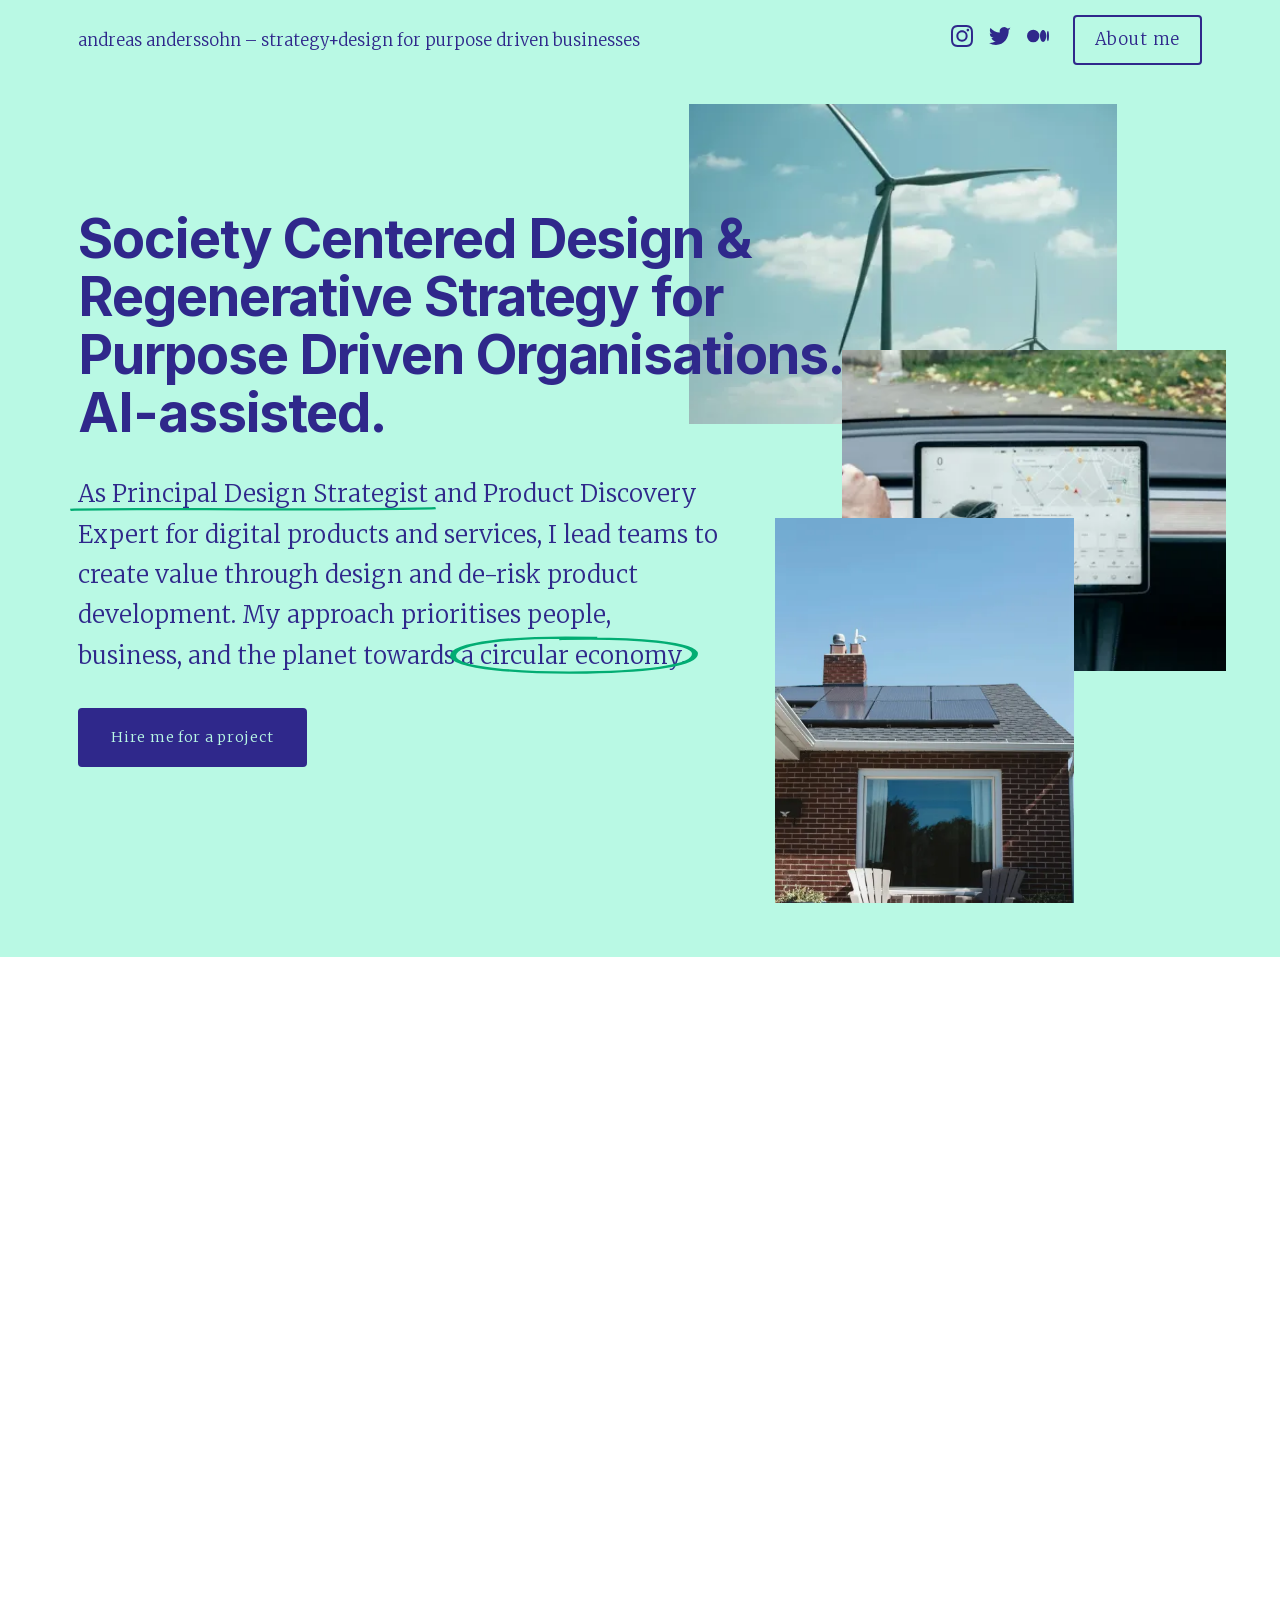
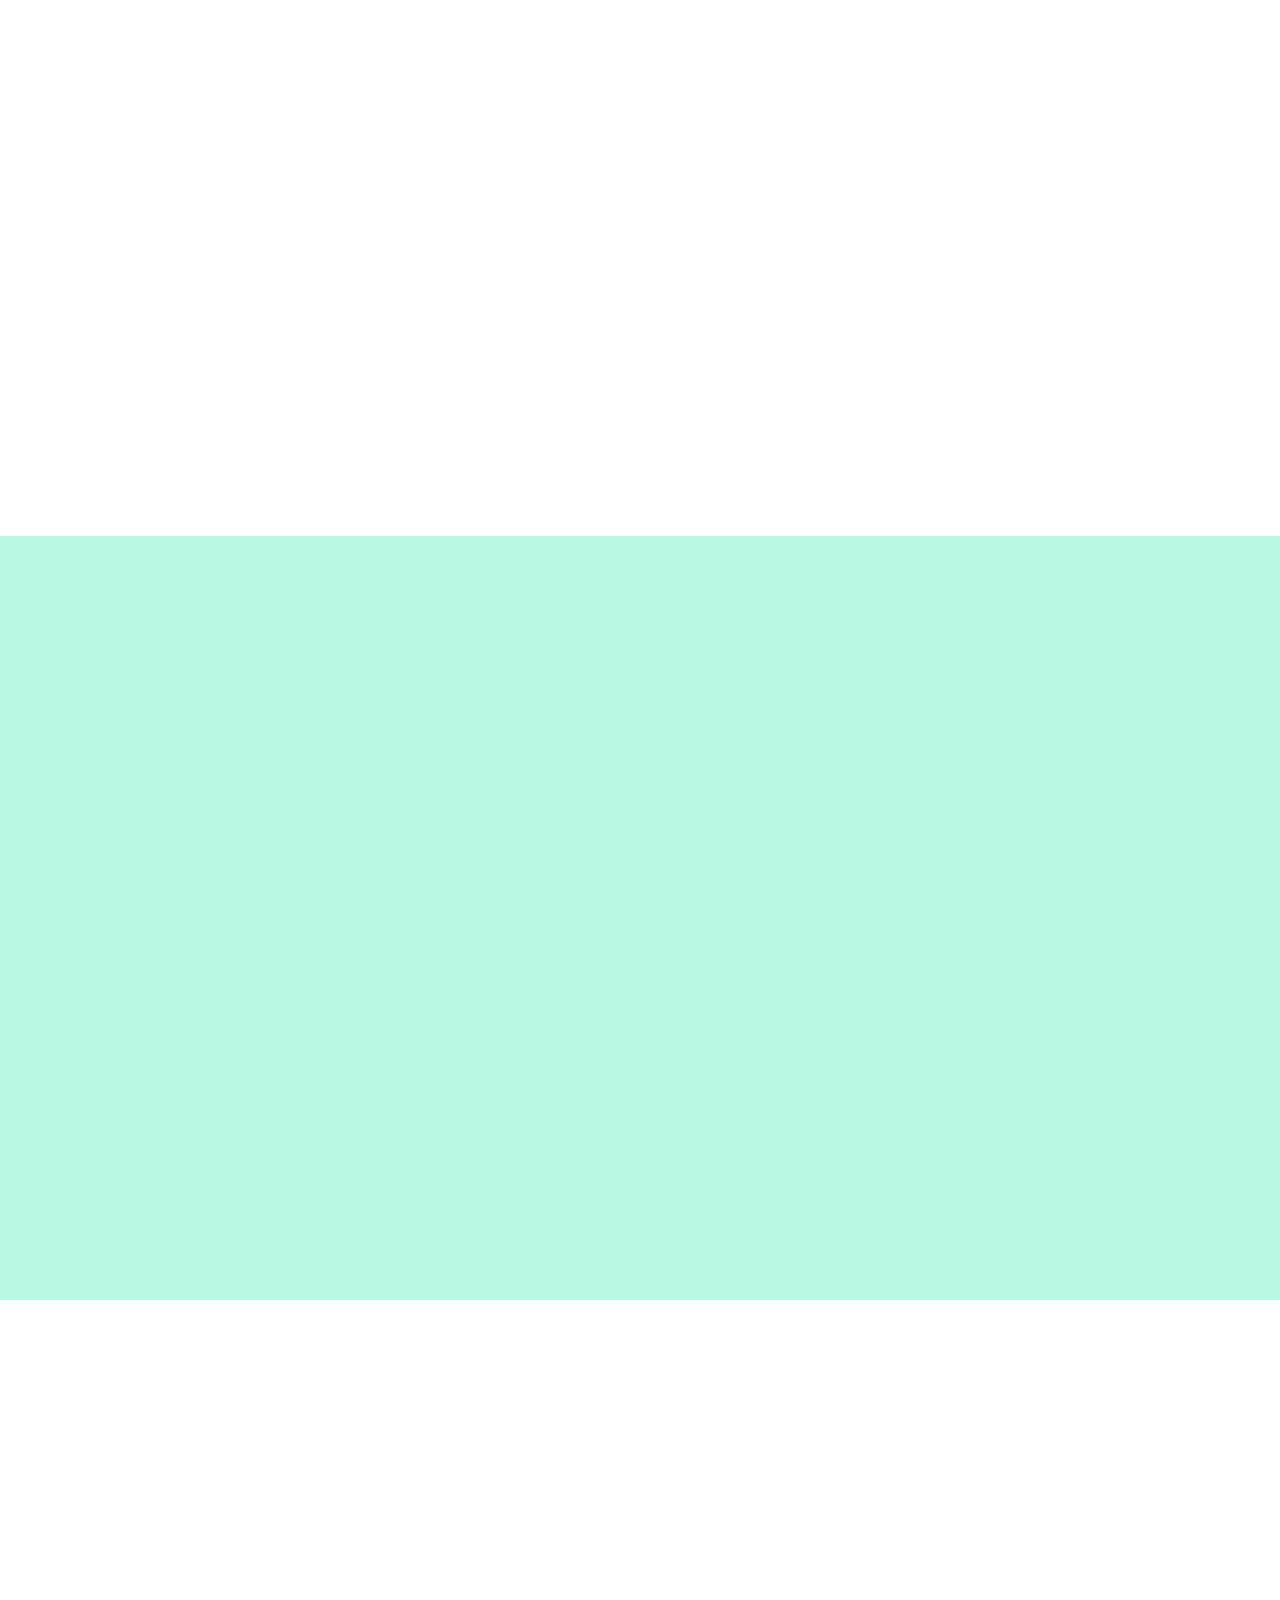
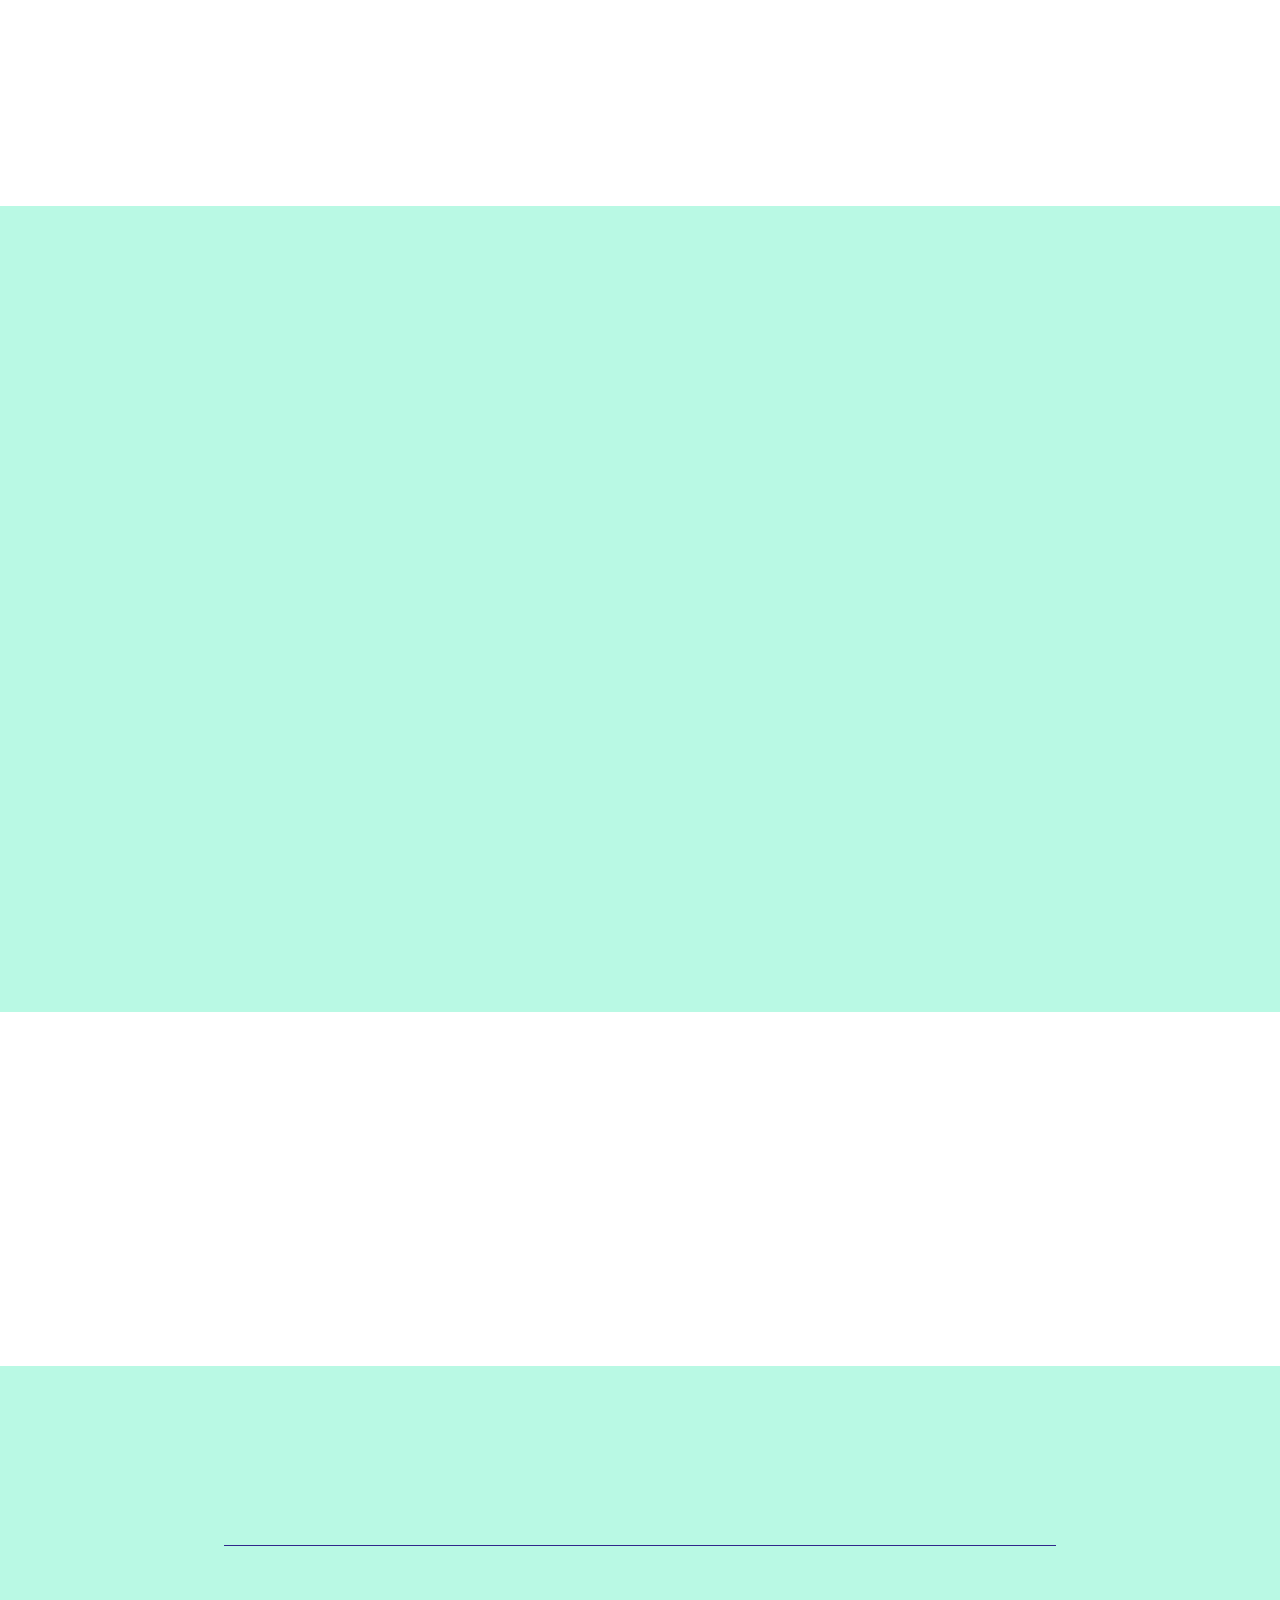
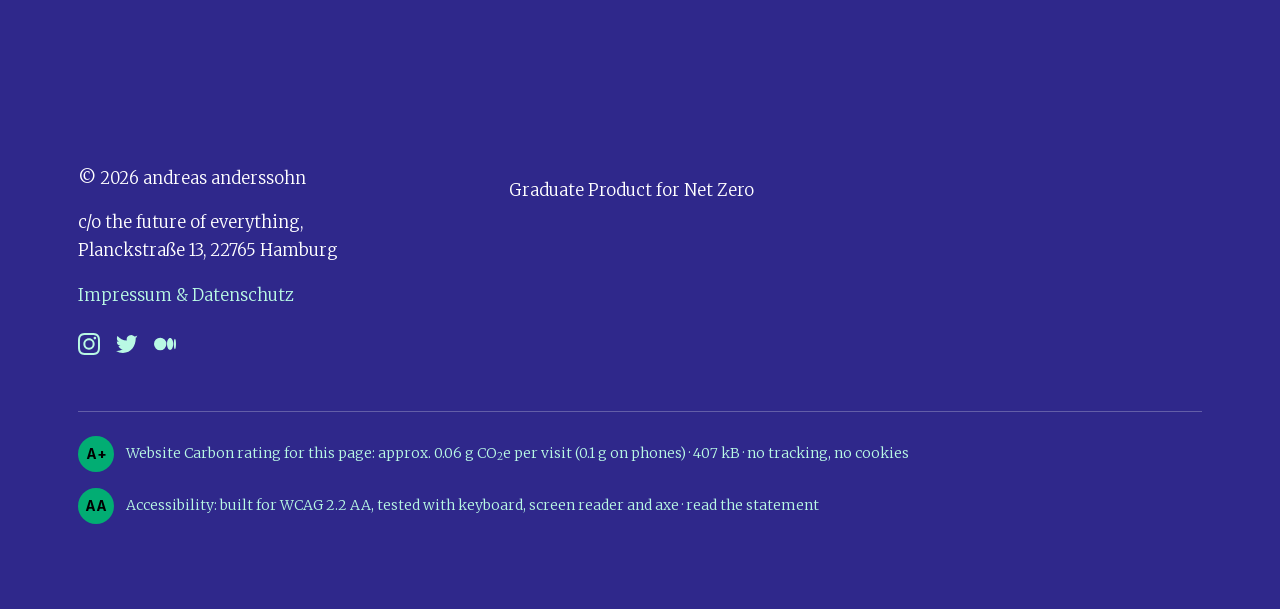
<file: index.html>
<!DOCTYPE html>
<html lang="en">
  <head>
    <meta charset="utf-8">
    <meta name="viewport" content="width=device-width, initial-scale=1">
    <meta name="referrer" content="strict-origin-when-cross-origin">
    <title>andreas anderssohn – strategy+design for purpose driven businesses</title>
    <meta name="description" content="Society centered design and regenerative strategy for purpose driven organisations, AI-assisted. Product discovery, service design and circular design from Hamburg.">
    <link rel="canonical" href="https://www.andreasanderssohn.com/">
    
    <meta property="og:type" content="website">
    <meta property="og:site_name" content="andreas anderssohn">
    <meta property="og:title" content="andreas anderssohn – strategy+design for purpose driven businesses">
    <meta property="og:description" content="Society centered design and regenerative strategy for purpose driven organisations, AI-assisted. Product discovery, service design and circular design from Hamburg.">
    <meta property="og:url" content="https://www.andreasanderssohn.com/">
    <link rel="icon" type="image/svg+xml" href="/favicon.svg">
    <link rel="icon" href="/favicon.ico">
    <script>
      // Hide reveal targets only when motion will actually run, before first paint (no flash).
      if (!matchMedia("(prefers-reduced-motion: reduce)").matches && "IntersectionObserver" in window)
        document.documentElement.classList.add("js-reveal");
    </script><script type="application/ld+json">{"@context":"https://schema.org","@graph":[{"@type":"Person","@id":"https://www.andreasanderssohn.com/#person","name":"Andreas Anderssohn","url":"https://www.andreasanderssohn.com","jobTitle":"Principal Design Strategist","knowsAbout":["Product Discovery","Service Design","Circular Design","Regenerative Strategy","Society Centered Design"],"address":{"@type":"PostalAddress","addressLocality":"Hamburg","addressCountry":"DE"},"sameAs":["https://www.linkedin.com/in/supersoon/","https://instagram.com/supersoon","https://mu.social/profile/and2x.eurosky.social","https://medium.com/@digitalproductdiscovery"]},{"@type":"ProfessionalService","name":"andreas anderssohn","url":"https://www.andreasanderssohn.com","description":"Society centered design and regenerative strategy for purpose driven organisations, AI-assisted. Product discovery, service design and circular design from Hamburg.","founder":{"@id":"https://www.andreasanderssohn.com/#person"},"areaServed":"Worldwide","address":{"@type":"PostalAddress","addressLocality":"Hamburg","addressCountry":"DE"},"potentialAction":{"@type":"ReserveAction","target":"https://calendly.com/andreasanderssohn/25min","name":"Book a 25 minute call"}}]}</script>
  <meta http-equiv="content-security-policy" content="default-src 'self';img-src 'self' data:;font-src 'self';connect-src 'self';object-src 'none';base-uri 'self';form-action 'self'; script-src 'self' 'sha256-jfl9iYlXzON+WW/p0X7WJr/+Eat0aYXiwdQRD4wtHEY=' 'sha256-mPbkXuWS0utdiBugxkDK5LEa+tQ3IBQWtSSnxig1BsE=' 'sha256-BF0290pkb3jxQsE7z00xR8Imp8X34FLC88L0lkMnrGw=' 'sha256-QzWFZi+FLIx23tnm9SBU4aEgx4x8DsuASP07mfqol/c=' 'sha256-0chmwFk0zaA528yFfGV7J9ppIpdfTPPULncDF3WG7Zs=' 'sha256-eIXWvAmxkr251LJZkjniEK5LcPF3NkapbJepohwYRIc=' 'sha256-Q2BPg90ZMplYY+FSdApNErhpWafg2hcRRbndmvxuL/Q='; style-src 'self' 'sha256-SHSojcsANEY1DsQAahKfJuOoJlAlrhrqLMg4PUq98Oc=' 'sha256-47DEQpj8HBSa+/TImW+5JCeuQeRkm5NMpJWZG3hSuFU='; style-src-attr 'unsafe-inline';"><link rel="stylesheet" href="/_astro/Section.Cv-3q268.css"></head>
  <body class="has-fixed-header">
    <a class="skip-link" href="#main">Skip to content</a>
    <header class="site-header">
  <div class="container site-header__inner">
    <a class="site-header__title" href="/" data-reveal="slide">
      andreas anderssohn<span class="site-header__tagline"> – strategy+design for purpose driven businesses</span>
    </a>
    <div class="site-header__actions" data-reveal="slide">
      
      <ul class="social" aria-label="Social media">
  <li>
      <a href="https://instagram.com/supersoon" aria-label="Andreas on Instagram (opens in new tab)" target="_blank" rel="noopener me">
        <svg viewBox="0 0 24 24" aria-hidden="true"><path d="M7.0301.084c-1.2768.0602-2.1487.264-2.911.5634-.7888.3075-1.4575.72-2.1228 1.3877-.6652.6677-1.075 1.3368-1.3802 2.127-.2954.7638-.4956 1.6365-.552 2.914-.0564 1.2775-.0689 1.6882-.0626 4.947.0062 3.2586.0206 3.6671.0825 4.9473.061 1.2765.264 2.1482.5635 2.9107.308.7889.72 1.4573 1.388 2.1228.6679.6655 1.3365 1.0743 2.1285 1.38.7632.295 1.6361.4961 2.9134.552 1.2773.056 1.6884.069 4.9462.0627 3.2578-.0062 3.668-.0207 4.9478-.0814 1.28-.0607 2.147-.2652 2.9098-.5633.7889-.3086 1.4578-.72 2.1228-1.3881.665-.6682 1.0745-1.3378 1.3795-2.1284.2957-.7632.4966-1.636.552-2.9124.056-1.2809.0692-1.6898.063-4.948-.0063-3.2583-.021-3.6668-.0817-4.9465-.0607-1.2797-.264-2.1487-.5633-2.9117-.3084-.7889-.72-1.4568-1.3876-2.1228C21.2982 1.33 20.628.9208 19.8378.6165 19.074.321 18.2017.1197 16.9244.0645 15.6471.0093 15.236-.005 11.977.0014 8.718.0076 8.31.0215 7.0301.0839m.1402 21.6932c-1.17-.0509-1.8053-.2453-2.2287-.408-.5606-.216-.96-.4771-1.3819-.895-.422-.4178-.6811-.8186-.9-1.378-.1644-.4234-.3624-1.058-.4171-2.228-.0595-1.2645-.072-1.6442-.079-4.848-.007-3.2037.0053-3.583.0607-4.848.05-1.169.2456-1.805.408-2.2282.216-.5613.4762-.96.895-1.3816.4188-.4217.8184-.6814 1.3783-.9003.423-.1651 1.0575-.3614 2.227-.4171 1.2655-.06 1.6447-.072 4.848-.079 3.2033-.007 3.5835.005 4.8495.0608 1.169.0508 1.8053.2445 2.228.408.5608.216.96.4754 1.3816.895.4217.4194.6816.8176.9005 1.3787.1653.4217.3617 1.056.4169 2.2263.0602 1.2655.0739 1.645.0796 4.848.0058 3.203-.0055 3.5834-.061 4.848-.051 1.17-.245 1.8055-.408 2.2294-.216.5604-.4763.96-.8954 1.3814-.419.4215-.8181.6811-1.3783.9-.4224.1649-1.0577.3617-2.2262.4174-1.2656.0595-1.6448.072-4.8493.079-3.2045.007-3.5825-.006-4.848-.0608M16.953 5.5864A1.44 1.44 0 1 0 18.39 4.144a1.44 1.44 0 0 0-1.437 1.4424M5.8385 12.012c.0067 3.4032 2.7706 6.1557 6.173 6.1493 3.4026-.0065 6.157-2.7701 6.1506-6.1733-.0065-3.4032-2.771-6.1565-6.174-6.1498-3.403.0067-6.156 2.771-6.1496 6.1738M8 12.0077a4 4 0 1 1 4.008 3.9921A3.9996 3.9996 0 0 1 8 12.0077"></path></svg>
      </a>
    </li><li>
      <a href="https://mu.social/profile/and2x.eurosky.social" aria-label="Andreas on Eurosky (opens in new tab)" target="_blank" rel="noopener me">
        <svg viewBox="0 0 24 24" aria-hidden="true"><path d="M23.953 4.57a10 10 0 01-2.825.775 4.958 4.958 0 002.163-2.723c-.951.555-2.005.959-3.127 1.184a4.92 4.92 0 00-8.384 4.482C7.69 8.095 4.067 6.13 1.64 3.162a4.822 4.822 0 00-.666 2.475c0 1.71.87 3.213 2.188 4.096a4.904 4.904 0 01-2.228-.616v.06a4.923 4.923 0 003.946 4.827 4.996 4.996 0 01-2.212.085 4.936 4.936 0 004.604 3.417 9.867 9.867 0 01-6.102 2.105c-.39 0-.779-.023-1.17-.067a13.995 13.995 0 007.557 2.209c9.053 0 13.998-7.496 13.998-15.985 0-.21 0-.42-.015-.63A9.935 9.935 0 0024 4.59z"></path></svg>
      </a>
    </li><li>
      <a href="https://medium.com/@digitalproductdiscovery" aria-label="Andreas on Medium (opens in new tab)" target="_blank" rel="noopener me">
        <svg viewBox="0 0 24 24" aria-hidden="true"><path d="M13.54 12a6.8 6.8 0 01-6.77 6.82A6.8 6.8 0 010 12a6.8 6.8 0 016.77-6.82A6.8 6.8 0 0113.54 12zM20.96 12c0 3.54-1.51 6.42-3.38 6.42-1.87 0-3.39-2.88-3.39-6.42s1.52-6.42 3.39-6.42 3.38 2.88 3.38 6.42M24 12c0 3.17-.53 5.75-1.19 5.75-.66 0-1.19-2.58-1.19-5.75s.53-5.75 1.19-5.75C23.47 6.25 24 8.83 24 12z"></path></svg>
      </a>
    </li>
</ul>
      <a class="btn btn--outline" href="https://www.linkedin.com/in/supersoon/" target="_blank" rel="noopener">About me<span class="sr-only"> (opens in new tab)</span></a>
    </div>
  </div>
</header>
    <main id="main">
  <section aria-label="Introduction" class="section theme-mint">
  <div class="container">
  <div class="split hero">
    <div class="stack">
      <h1 data-reveal="slide">Society Centered Design &amp; Regenerative Strategy for Purpose Driven Organisations. AI-assisted.</h1>
      <p class="t-lead" data-reveal="fade">
        <!-- Signature moment: underline draws, then the circle closes around the goal. -->
        <span class="hl" data-shape="underline" data-draw style="--draw-delay: 600ms">As Principal Design Strategist</span> and Product Discovery
        Expert for digital products and services, I lead teams to create value through design and de-risk product
        development. My approach prioritises people, business, and the planet towards
        <span class="hl hl--nowrap" data-shape="circle" data-draw style="--draw-delay: 1150ms">a circular economy.</span>
      </p>
      <div><a class="btn" href="https://calendly.com/andreasanderssohn/25min" data-reveal="slide" target="_blank" rel="noopener">Hire me for a project<span class="sr-only"> (opens in new tab)</span></a></div>
    </div>
    <div class="collage hero__collage" style="--collage-ratio: 2 / 3">
  
<img src="/_astro/wind-turbines.nxWP-5L1_Z11pbVR.webp" srcset="/_astro/wind-turbines.nxWP-5L1_Z11pbVR.webp 1x, /_astro/wind-turbines.nxWP-5L1_et5Xl.webp 2x" alt="Two wind turbines against a light blue sky with white clouds." style="grid-area: 1 / 1 / 6 / 11" loading="eager" data-reveal="slide" decoding="async" width="440" height="294">
<img src="/_astro/ev-dashboard.BxZEwU7F_1zVRh6.webp" srcset="/_astro/ev-dashboard.BxZEwU7F_1zVRh6.webp 1x, /_astro/ev-dashboard.BxZEwU7F_Tmhro.webp 2x" alt="Hand on the steering wheel of an electric car, a large touchscreen with a map on the dashboard." style="grid-area: 5 / 4 / 10 / 13; --shift: 24px -10px; --shift-phone: 0 -60px" loading="eager" data-reveal="slide" decoding="async" width="440" height="294">
<img src="/_astro/solar-house.BhnFQvC-_1M6nQQ.webp" srcset="/_astro/solar-house.BhnFQvC-_1M6nQQ.webp 1x, /_astro/solar-house.BhnFQvC-_Z13KKMG.webp 2x" alt="Brick house with solar panels on the roof under a blue sky." style="grid-area: 7 / 3 / 13 / 10; --shift: 0 30px" loading="eager" data-reveal="slide" decoding="async" width="440" height="660">
</div>
  </div>
</div>
</section>
  <section id="about" aria-label="About" class="section theme-paper">
  <div class="container">
  <div class="split about">
    <div class="stack">
      <h2 class="t-display" data-reveal="slide">Your product partner</h2>
      <div class="flow" data-reveal="fade">
        <p>
          Hi there, my name is Andreas Anderssohn and I am a Hamburg designer, strategist and product manager for close
          to twenty years. I work at the <span class="hl" data-shape="circle">intersection of business, design and sustainability</span>
          - using the lean methodology in agile settings - always trying to avoid waste and achieve fast progress for good.
        </p>
        <p>
          I’d call myself a proud generalist: I move between the worlds of
          <span class="hl" data-shape="underline">Product, UX and Service Design</span> and use the most valuable methods and
          processes from each discipline. Enhanced by “Artificial Intelligence”.
        </p>
        <p>
          As a design partner collaborating hand in hand with your tech teams, I bring a wealth of fresh perspectives and
          innovative concepts to your projects, thanks to my extensive experience working across diverse projects and
          industries. My ultimate aim is to make my role obsolete by equipping your teams with the
          <span class="hl" data-shape="wave">tools and mindsets they need to continue innovating independently</span>, ensuring
          lasting success for your business.
        </p>
        <p>
          I am a graduate of the <a href="https://productfornetzero.com/" target="_blank" rel="noopener">Product for Net Zero<span class="sr-only"> (opens in new tab)</span></a>
          certificate and the first
          <a href="https://www.indeed-innovation.com/de/deutschlands-erste-circular-design-clinic/" target="_blank" rel="noopener">Circular Design Clinic<span class="sr-only"> (opens in new tab)</span></a>.
          Read about it in my relating article
          <a href="https://medium.com/@digitalproductdiscovery/design-your-way-of-out-the-climate-disaster-9480104adbae" target="_blank" rel="noopener">Design your way of out the climate disaster<span class="sr-only"> (opens in new tab)</span></a>.
          I would be delighted to present it to your team like I upskilled the Service Design team at
          <a href="https://www.linkedin.com/feed/update/urn:li:activity:7191799120288743424/" target="_blank" rel="noopener">Bank of England<span class="sr-only"> (opens in new tab)</span></a>.
        </p>
      </div>
    </div>
    <div class="stack">
      <!-- Train 3:4 right, portrait overlapping top left, live harbour webcam overlapping bottom left (layout from Paper, 13.11.26).
           The webcam image is refreshed hourly in the live repo by .github/workflows/webcam.yml (public/), source: DWD open data. -->
      <div class="collage" style="--collage-ratio: 704 / 658">
  
<img src="/_astro/hamburg-hochbahn.BHwXBLfS_Z26voOk.webp" srcset="/_astro/hamburg-hochbahn.BHwXBLfS_Z26voOk.webp 1x, /_astro/hamburg-hochbahn.BHwXBLfS_25juVU.webp 2x" alt="Hamburg Hochbahn train at a station by the harbour, people boarding." style="grid-area: 1 / 6 / 11 / 13" loading="lazy" data-reveal="slide" decoding="async" width="440" height="247">
<img src="/_astro/portrait.Bmw39TXo_1Aw8m8.webp" srcset="/_astro/portrait.Bmw39TXo_1Aw8m8.webp 1x, /_astro/portrait.Bmw39TXo_Z1vq8kT.webp 2x" alt="Portrait of Andreas Anderssohn in front of green foliage." style="grid-area: 1 / 2 / 6 / 7; --shift: 24px 30px; --shift-phone: 12px 15px" loading="lazy" data-reveal="slide" decoding="async" width="440" height="440"><img src="/live/hamburg.jpg" alt="Live view of Hamburg harbour from the weather camera of the Deutscher Wetterdienst, looking south-west down the Elbe. Updated hourly." class="collage__raw collage__framed" style="grid-area: 9 / 3 / 13 / 10; --shift: 16px -26px; --shift-phone: 8px -13px" width="816" height="459" loading="lazy" decoding="async" data-reveal="slide">
</div>
      <div class="logo-wall">
  <ul class="logos logos--featured" aria-label="Clients">
    <li data-reveal="slide">
        
<img src="/_astro/lichtblick.DIp6Ss0G_Z1rdI2e.webp" alt="LichtBlick" style="--w: 181px" loading="lazy" decoding="async" width="362" height="98">
      </li><li data-reveal="slide">
        
<img src="/_astro/klimaready.DonYfaOd_Z2npnQg.webp" alt="KLIMAready" style="--w: 195px" loading="lazy" decoding="async" width="390" height="90">
      </li><li data-reveal="slide">
        
<img src="/_astro/plan-international.CU1yh5Me_1At1go.webp" alt="Plan International" style="--w: 175px" loading="lazy" decoding="async" width="350" height="101">
      </li><li data-reveal="slide">
        
<img src="/_astro/weshyft.CX2j7Jsa_Z1cbebA.webp" alt="WeShyft" style="--w: 197px" loading="lazy" decoding="async" width="394" height="89">
      </li><li data-reveal="slide">
        
<img src="/_astro/textilwerk.CDtQGjUG_zMdta.webp" alt="textilwerk" style="--w: 142px" loading="lazy" decoding="async" width="284" height="124">
      </li><li data-reveal="slide">
        
<img src="/_astro/zalando.hoHWewY0_Z18P2dA.webp" alt="Zalando" style="--w: 211px" loading="lazy" decoding="async" width="422" height="84">
      </li>
  </ul>
  
</div>
    </div>
  </div>
</div>
</section>
  <section id="solutions" aria-label="Solutions" class="section theme-mint">
  <div class="container">
  <h2 class="section-head" data-reveal="slide">Solutions</h2>
  <div class="grid-3">
    <article class="card">
  <!-- Cards are ~360px wide on desktop and phone: ship 1x + 2x only (3x screens get 2x; saves weight, looks the same) -->
  
<img src="/_astro/product-discovery.Bx6arfI__Z21sXkB.webp" srcset="/_astro/product-discovery.Bx6arfI__Z21sXkB.webp 1x, /_astro/product-discovery.Bx6arfI__fqVpq.webp 2x" alt="Four hikers on a rocky summit looking out over snowy mountains." data-reveal="slide" loading="lazy" decoding="async" width="360" height="202" class="card__media">
  <h3 class="card__title" data-reveal="slide">Product Discovery to inform Strategy</h3>
  <p class="t-tagline" data-reveal="fade">customer centricity</p>
  <p data-reveal="fade">Discover user needs and motivations through qualitative and quantitative research, synthesise it into business opportunities, test your assumptions, prototype ideas based on insights and validate them with your target audience.</p>
</article><article class="card">
  <!-- Cards are ~360px wide on desktop and phone: ship 1x + 2x only (3x screens get 2x; saves weight, looks the same) -->
  
<img src="/_astro/service-design.DNNlmXL9_Z1X7yVC.webp" srcset="/_astro/service-design.DNNlmXL9_Z1X7yVC.webp 1x, /_astro/service-design.DNNlmXL9_Zxr0aE.webp 2x" alt="A shop assistant helps a customer at the counter." data-reveal="slide" loading="lazy" decoding="async" width="360" height="240" class="card__media">
  <h3 class="card__title" data-reveal="slide">Service Design &amp; User Experience</h3>
  <p class="t-tagline" data-reveal="fade">design thinking and doing</p>
  <p data-reveal="fade">Service design and user experience is crucial to ensure that the product not only meets customer needs but also delivers a seamless and satisfying interaction, which leads to increased loyalty and a competitive edge.</p>
</article><article class="card">
  <!-- Cards are ~360px wide on desktop and phone: ship 1x + 2x only (3x screens get 2x; saves weight, looks the same) -->
  
<img src="/_astro/digital-sustainability.B1sBOBdy_Z1MwRWv.webp" srcset="/_astro/digital-sustainability.B1sBOBdy_Z1MwRWv.webp 1x, /_astro/digital-sustainability.B1sBOBdy_Z5F0vo.webp 2x" alt="A smartphone mounted on a bicycle handlebar, trees in the background." data-reveal="slide" loading="lazy" decoding="async" width="360" height="270" class="card__media">
  <h3 class="card__title" data-reveal="slide">Digital Sustainability &amp; Circular Design</h3>
  <p class="t-tagline" data-reveal="fade">a new mind-set for business is emerging</p>
  <p data-reveal="fade">I specialise in digital sustainability and better experiences in the circular economy, crafting solutions that create true value. Let’s create innovative, eco-friendly digital products that benefit people, business and the planet.</p>
</article>
  </div>
</div>
</section>
  <section aria-label="Testimonial Michael Naumburger" class="section theme-paper section--sm">
  <div class="container">
  <div style="padding-block: var(--space-7)"><figure class="quote">
  <blockquote class="quote__text" data-reveal="fade">
    <p>“Andreas has significantly improved our digital product development by introducing hypothesis-based continuous discovery across two teams. His service design skills have structured customer journeys, aligned various stakeholders and enabled fast and effective decision making on needs, pains and wants of our target audiences, optimising our offerings…His balanced approach to productivity and engagement in the workplace makes him an invaluable asset to any team.</p>
    <p class="quote__addendum">A bonus worth mentioning: Andreas knowledge of zero-emission product development, which he has passed on to the company&#39;s in-house product designers.”</p>
  </blockquote>
  <figcaption class="quote__source" data-reveal="fade">– Michael Naumburger, Product Lead Energy-as-a-Service @ LichtBlick</figcaption>
</figure></div>
</div>
</section>
  <section id="benefits" aria-label="Your Benefits" class="section theme-mint">
  <div class="container">
  <h2 class="section-head" data-reveal="slide">Your Benefits</h2>
  <div class="grid-3">
    <div class="stack benefit" data-reveal="fade">
        <h3 class="t-h4">Enhanced Customer Experience</h3>
        <p>Better understanding customer needs and behaviours leads to services and products that deliver a superior user experience, increased customer satisfaction and loyalty.</p>
      </div><div class="stack benefit" data-reveal="fade">
        <h3 class="t-h4">Increased Innovation</h3>
        <p>To bring a fresh perspective and innovative thinking to the table will help your business develop unique solutions and stay ahead of your competition.</p>
      </div><div class="stack benefit" data-reveal="fade">
        <h3 class="t-h4">Maintaining product/market fit</h3>
        <p>To add expertise in market trends and user research ensures your services and products are more closely aligned with current and future market demands.</p>
      </div><div class="stack benefit" data-reveal="fade">
        <h3 class="t-h4">Increased Revenue and Growth</h3>
        <p>Creating unique and innovative services helps in differentiating your brand in a crowded marketplace. Enhanced services and products lead to increased sales, market share, and business growth.</p>
      </div><div class="stack benefit" data-reveal="fade">
        <h3 class="t-h4">Reduced Risk &amp; Time to Market</h3>
        <p>By using data and analytics decisions are grounded in real–world insights, leading to more effective outcomes and de-risks going to market. Working evidence-based leads to more informed and effective design choices.</p>
      </div><div class="stack benefit" data-reveal="fade">
        <h3 class="t-h4">Fast-Forward into the Future</h3>
        <p>Validate your ideas before you invest in software development. Preview your ideas in the hands of your customers, get early feedback, and iterate those solutions to fully address their problems. Cheaply and quickly.</p>
      </div>
  </div>
  <div style="margin-top: var(--space-7)"><a class="btn" href="https://calendly.com/andreasanderssohn/25min" data-reveal="slide" target="_blank" rel="noopener">Schedule an intro call<span class="sr-only"> (opens in new tab)</span></a></div>
</div>
</section>
  <section aria-label="Testimonial Veronique Pantke" class="section theme-paper section--sm">
  <div class="container">
  <div style="padding-block: var(--space-7)"><figure class="quote">
  <blockquote class="quote__text" data-reveal="fade">
    <p>“Andreas enabled the Global Design team, and thus the company, to visualise competitive advantages and innovations for internal departments by learning more about their users, converting data into actionable insights, developing suitable ideas and testing them quickly.”</p>
    
  </blockquote>
  <figcaption class="quote__source" data-reveal="fade">– Veronique Pantke, Head of Global Design @ Engel &amp; Völkers</figcaption>
</figure></div>
</div>
</section>
  <section id="approach" aria-label="A Product Thinking approach" class="section theme-mint">
  <div class="container">
  <h2 class="section-head" data-reveal="slide">A Product Thinking approach</h2>
  <div class="accordion inset">
  <details open data-reveal="fade">
      <summary>Design Thinking</summary>
      <p class="accordion__body">This method involves empathy with users, defining their problems, ideating solutions, prototyping, and testing. It&#39;s crucial for ensuring that product development is centered around solving real user problems in innovative ways.</p>
    </details><details data-reveal="fade">
      <summary>Hypothesis-driven</summary>
      <p class="accordion__body">Hypothesis-driven design is a scientific approach to problem solving and innovation. The uncertainty associated with complex problems can be reduced in advance by testing the assumptions made. The hypothesis is effectively a prototype for the expected improvement of the product. The process enables a thorough understanding of the &quot;what&quot;, &quot;how&quot; and &quot;why&quot; in order to prioritise ideas. The product design hypothesis is an iterative exercise in which assumptions are defined and explored, followed by conducting appropriate experiments and validating the results based on user feedback.</p>
    </details><details data-reveal="fade">
      <summary>Iteratively</summary>
      <p class="accordion__body">Iterative Design involves repeatedly refining and improving the design based on feedback and testing. It&#39;s a cycle of creating, testing, learning, and revising instead of going into an extended design phase that might build on incorrect assumptions.</p>
    </details><details data-reveal="fade">
      <summary>Co-Creative</summary>
      <p class="accordion__body">Co-Creation Workshops are involving a diverse set of stakeholders, customers and/or users in the design process to collaboratively generate solutions and ideas from various perspectives. It also aids buy-in from stakeholders.</p>
    </details><details data-reveal="fade">
      <summary>First-Principles</summary>
      <p class="accordion__body">First-principles thinking is a method of problem-solving that involves breaking down complex problems into their most basic, fundamental parts. It&#39;s like starting with a clean slate and questioning everything from the ground up, rather than relying on assumptions or what has been done before. You look for the most basic truths or elements of something and then build your understanding from there.</p>
    </details><details data-reveal="fade">
      <summary>Story Mapping</summary>
      <p class="accordion__body">A method used to create a visual representation of the user&#39;s journey with a product, identifying all the touchpoints and experiences along the way. It helps teams understand and prioritise what features or improvements are necessary to enhance the overall user experience.</p>
    </details><details data-reveal="fade">
      <summary>Rapid Prototyping and Testing</summary>
      <p class="accordion__body">Rapid Prototyping and Testing helps to pivot early based on early user feedback to avoid wasted time and resources heading into the wrong direction and is part of Lean Startup Methodology.</p>
    </details><details data-reveal="fade">
      <summary>User-Centered Design</summary>
      <p class="accordion__body">This process focuses on involving users throughout the design and development process to ensure the product meets their needs and expectations. It involves user research, usability testing, and iterative design to create more user-friendly products.</p>
    </details><details data-reveal="fade">
      <summary>Outcome focussed</summary>
      <p class="accordion__body">This prioritises the actual benefits and changes that products or initiatives bring to users and stakeholders, rather than merely focusing on the quantity of work done or features delivered. It emphasises the importance of creating meaningful impact and value, guiding teams to align their efforts towards achieving specific, desired results that genuinely improve user experiences or solve real problems.</p>
    </details><details data-reveal="fade">
      <summary>Sustainable and Inclusive</summary>
      <p class="accordion__body">Sustainable and Inclusive Design is incorporating principles of environmental sustainability and inclusivity to ensure services are accessible to all and environmentally responsible. As the internet is responsible for about a third of all CO2 emissions (an equivalent of the airline industry), this has big impact.</p>
    </details><details data-reveal="fade">
      <summary>Design Sprints</summary>
      <p class="accordion__body">A Design Sprint is a time-constrained, five-phase process that uses design thinking to reduce the risk when bringing a new product, service, or a feature to the market. The benefits include rapidly and cheaply solving big challenges, creating new products, or improving existing ones, while also fostering collaboration and innovation within the team.</p>
    </details>
</div>
</div>
</section>
  <section id="fit" aria-label="Good fit" class="section theme-ink">
  <div class="container">
  <h2 class="section-head" data-reveal="slide">We are a good fit if you want to…</h2>
  <div class="accordion inset">
  <details open data-reveal="fade">
      <summary>reduce product risk and time to market</summary>
      <p class="accordion__body">By employing a structured design process and utilising my expertise in prototyping and testing, as digital product strategist and designer I can significantly reduce development time and cost. I help identifying potential issues early in the design process, thereby mitigate risks before they become costly problems.</p>
    </details><details data-reveal="fade">
      <summary>anticipate market demands and find a competitive edge</summary>
      <p class="accordion__body">Being skilled in conducting market research and user testing to gather insights about target users and market trends allows you to design products that are well-aligned with user needs and preferences, as well as anticipate market demands, giving your product a competitive edge.</p>
    </details><details data-reveal="fade">
      <summary>find unique and forward-thinking solutions</summary>
      <p class="accordion__body">As digital designer I bring a level of creativity and innovation that can set your product apart in a crowded marketplace and introduce new ideas and perspectives, leveraging the latest design trends and technologies to create unique and forward-thinking solutions.</p>
    </details><details data-reveal="fade">
      <summary>increase user retention and satisfaction</summary>
      <p class="accordion__body">As digital product strategist and designer I specialise in creating intuitive, engaging, and aesthetically pleasing user interfaces. This expertise ensures that your product is not only functional but also offers a seamless and enjoyable user experience, which is crucial for user retention and satisfaction.</p>
    </details><details data-reveal="fade">
      <summary>work vision-led not iteration-focussed</summary>
      <p class="accordion__body">As digital product strategist I help in defining the long-term vision and strategy for your product and service. I help ensure every design decision aligns with your broader business goals and objectives, thereby creating a coherent and strategically sound product roadmap.</p>
    </details><details data-reveal="fade">
      <summary>work on a carbon-neutral, regenerative future</summary>
      <p class="accordion__body">Because I am committed to innovating for a better future for ourselves and generations to come, I am particularly passionate about working with forward-thinking organisations to develop and deliver products, services and experiences that prioritise the health of our planet and society. Let us find better solutions together!</p>
    </details>
</div>
  <div class="inset" style="margin-top: var(--space-8)"><a class="btn" href="https://calendly.com/andreasanderssohn/25min" data-reveal="slide" target="_blank" rel="noopener">Let's talk about your opportunities<span class="sr-only"> (opens in new tab)</span></a></div>
</div>
</section>
</main>
    <footer class="section theme-ink site-footer">
  <div class="container site-footer__grid">
    <div class="flow">
      <p>© 2026 andreas anderssohn</p>
      <address>c/o the future of everything, Planckstraße 13, 22765 Hamburg</address>
      <nav class="site-footer__legal" aria-label="Legal">
        <a href="/impressum/">Impressum &amp; Datenschutz</a>
      </nav>
      <ul class="social" aria-label="Social media">
  <li>
      <a href="https://instagram.com/supersoon" aria-label="Andreas on Instagram (opens in new tab)" target="_blank" rel="noopener me">
        <svg viewBox="0 0 24 24" aria-hidden="true"><path d="M7.0301.084c-1.2768.0602-2.1487.264-2.911.5634-.7888.3075-1.4575.72-2.1228 1.3877-.6652.6677-1.075 1.3368-1.3802 2.127-.2954.7638-.4956 1.6365-.552 2.914-.0564 1.2775-.0689 1.6882-.0626 4.947.0062 3.2586.0206 3.6671.0825 4.9473.061 1.2765.264 2.1482.5635 2.9107.308.7889.72 1.4573 1.388 2.1228.6679.6655 1.3365 1.0743 2.1285 1.38.7632.295 1.6361.4961 2.9134.552 1.2773.056 1.6884.069 4.9462.0627 3.2578-.0062 3.668-.0207 4.9478-.0814 1.28-.0607 2.147-.2652 2.9098-.5633.7889-.3086 1.4578-.72 2.1228-1.3881.665-.6682 1.0745-1.3378 1.3795-2.1284.2957-.7632.4966-1.636.552-2.9124.056-1.2809.0692-1.6898.063-4.948-.0063-3.2583-.021-3.6668-.0817-4.9465-.0607-1.2797-.264-2.1487-.5633-2.9117-.3084-.7889-.72-1.4568-1.3876-2.1228C21.2982 1.33 20.628.9208 19.8378.6165 19.074.321 18.2017.1197 16.9244.0645 15.6471.0093 15.236-.005 11.977.0014 8.718.0076 8.31.0215 7.0301.0839m.1402 21.6932c-1.17-.0509-1.8053-.2453-2.2287-.408-.5606-.216-.96-.4771-1.3819-.895-.422-.4178-.6811-.8186-.9-1.378-.1644-.4234-.3624-1.058-.4171-2.228-.0595-1.2645-.072-1.6442-.079-4.848-.007-3.2037.0053-3.583.0607-4.848.05-1.169.2456-1.805.408-2.2282.216-.5613.4762-.96.895-1.3816.4188-.4217.8184-.6814 1.3783-.9003.423-.1651 1.0575-.3614 2.227-.4171 1.2655-.06 1.6447-.072 4.848-.079 3.2033-.007 3.5835.005 4.8495.0608 1.169.0508 1.8053.2445 2.228.408.5608.216.96.4754 1.3816.895.4217.4194.6816.8176.9005 1.3787.1653.4217.3617 1.056.4169 2.2263.0602 1.2655.0739 1.645.0796 4.848.0058 3.203-.0055 3.5834-.061 4.848-.051 1.17-.245 1.8055-.408 2.2294-.216.5604-.4763.96-.8954 1.3814-.419.4215-.8181.6811-1.3783.9-.4224.1649-1.0577.3617-2.2262.4174-1.2656.0595-1.6448.072-4.8493.079-3.2045.007-3.5825-.006-4.848-.0608M16.953 5.5864A1.44 1.44 0 1 0 18.39 4.144a1.44 1.44 0 0 0-1.437 1.4424M5.8385 12.012c.0067 3.4032 2.7706 6.1557 6.173 6.1493 3.4026-.0065 6.157-2.7701 6.1506-6.1733-.0065-3.4032-2.771-6.1565-6.174-6.1498-3.403.0067-6.156 2.771-6.1496 6.1738M8 12.0077a4 4 0 1 1 4.008 3.9921A3.9996 3.9996 0 0 1 8 12.0077"></path></svg>
      </a>
    </li><li>
      <a href="https://mu.social/profile/and2x.eurosky.social" aria-label="Andreas on Eurosky (opens in new tab)" target="_blank" rel="noopener me">
        <svg viewBox="0 0 24 24" aria-hidden="true"><path d="M23.953 4.57a10 10 0 01-2.825.775 4.958 4.958 0 002.163-2.723c-.951.555-2.005.959-3.127 1.184a4.92 4.92 0 00-8.384 4.482C7.69 8.095 4.067 6.13 1.64 3.162a4.822 4.822 0 00-.666 2.475c0 1.71.87 3.213 2.188 4.096a4.904 4.904 0 01-2.228-.616v.06a4.923 4.923 0 003.946 4.827 4.996 4.996 0 01-2.212.085 4.936 4.936 0 004.604 3.417 9.867 9.867 0 01-6.102 2.105c-.39 0-.779-.023-1.17-.067a13.995 13.995 0 007.557 2.209c9.053 0 13.998-7.496 13.998-15.985 0-.21 0-.42-.015-.63A9.935 9.935 0 0024 4.59z"></path></svg>
      </a>
    </li><li>
      <a href="https://medium.com/@digitalproductdiscovery" aria-label="Andreas on Medium (opens in new tab)" target="_blank" rel="noopener me">
        <svg viewBox="0 0 24 24" aria-hidden="true"><path d="M13.54 12a6.8 6.8 0 01-6.77 6.82A6.8 6.8 0 010 12a6.8 6.8 0 016.77-6.82A6.8 6.8 0 0113.54 12zM20.96 12c0 3.54-1.51 6.42-3.38 6.42-1.87 0-3.39-2.88-3.39-6.42s1.52-6.42 3.39-6.42 3.38 2.88 3.38 6.42M24 12c0 3.17-.53 5.75-1.19 5.75-.66 0-1.19-2.58-1.19-5.75s.53-5.75 1.19-5.75C23.47 6.25 24 8.83 24 12z"></path></svg>
      </a>
    </li>
</ul>
    </div>
    <figure class="site-footer__badge">
      
<img src="/_astro/product-for-net-zero.D0EHCa1f_Z1TWRlz.webp" alt="Product for Net Zero" loading="lazy" decoding="async" width="252" height="72">
      <figcaption>Graduate Product for Net Zero</figcaption>
    </figure>
    <figure class="site-footer__badge">
      
<img src="/_astro/creatives-for-climate-badge.4xIMQufO_Zz34Do.webp" alt="Creatives for Climate member badge" loading="lazy" decoding="async" width="280" height="280" class="site-footer__c4c">
    </figure>
    <!-- Values from `npm run measure` (Sustainable Web Design v4); deploy.sh refreshes them. -->
    <div class="site-footer__footprint">
      <p><a href="https://www.websitecarbon.com/website/andreasanderssohn-com/" target="_blank" rel="noopener">
        <span class="rating-badge">A+</span>
        <span>Website Carbon rating for this page: approx. 0.06 g CO<sub>2</sub>e per visit (0.1 g on phones) · 407 kB · no tracking, no cookies</span>
        <span class="sr-only"> (opens in new tab)</span>
      </a></p>
      <p><a href="/accessibility/">
        <span class="rating-badge">AA</span>
        <span>Accessibility: built for WCAG 2.2 AA, tested with keyboard, screen reader and axe · read the statement</span>
      </a></p>
    </div>
  </div>
</footer>
    <script type="module">var e={underline:{box:`0 0 100 10`,d:`M1 6 C 25 4, 55 7.5, 99 4.5`},wave:{box:`0 0 100 10`,d:`M1 6 Q 6 2 11 6 T 21 6 T 31 6 T 41 6 T 51 6 T 61 6 T 71 6 T 81 6 T 91 6 T 99 5`},circle:{box:`0 0 100 40`,d:`M58 3 C 25 1, 2 8, 2 21 C 2 34, 30 39, 55 38 C 82 37, 98 30, 98 19 C 98 8, 75 2, 45 4`}},t=document.querySelectorAll(`.hl[data-shape]`);t.forEach(t=>{let n=e[t.dataset.shape];n&&(t.insertAdjacentHTML(`beforeend`,`<svg viewBox="${n.box}" preserveAspectRatio="none" aria-hidden="true"><path pathLength="1" d="${n.d}"/></svg>`),t.hasAttribute(`data-draw`)&&document.documentElement.classList.contains(`js-reveal`)&&t.classList.add(`is-drawing`))});var n=()=>t.forEach(e=>e.classList.toggle(`hl--multiline`,e.getClientRects().length>1));if(n(),addEventListener(`resize`,n,{passive:!0}),document.documentElement.classList.contains(`js-reveal`)){document.querySelectorAll(`header, section, footer`).forEach(e=>{e.querySelectorAll(`[data-reveal]`).forEach((e,t)=>e.style.setProperty(`--i`,Math.min(t,15)))});let e=new IntersectionObserver(t=>{for(let n of t)n.isIntersecting&&(n.target.classList.add(n.target.classList.contains(`hl`)?`is-drawn`:`is-in`),e.unobserve(n.target))},{rootMargin:`0px 0px -10% 0px`});document.querySelectorAll(`[data-reveal], .hl.is-drawing`).forEach(t=>e.observe(t))}if(!matchMedia(`(prefers-reduced-motion: reduce)`).matches){let e={duration:parseFloat(getComputedStyle(document.documentElement).getPropertyValue(`--dur-accordion`))||350,easing:`ease`};document.querySelectorAll(`.accordion details`).forEach(t=>{let n=t.querySelector(`summary`),r=t.querySelector(`.accordion__body`);if(!n||!r)return;let i,a=(t,n,a)=>{i?.cancel(),r.classList.add(`is-animating`),i=r.animate([t,n],e),i.onfinish=i.oncancel=()=>{r.classList.remove(`is-animating`),a?.()}};n.addEventListener(`click`,e=>{e.preventDefault();let n=getComputedStyle(r).paddingBottom;t.open&&!t.classList.contains(`is-closing`)?(t.classList.add(`is-closing`),a({height:`${r.offsetHeight}px`,paddingBottom:n,opacity:1},{height:`0px`,paddingBottom:`0px`,opacity:0},()=>{t.classList.contains(`is-closing`)&&(t.open=!1),t.classList.remove(`is-closing`)})):(t.classList.remove(`is-closing`),t.open=!0,a({height:`0px`,paddingBottom:`0px`,opacity:0},{height:`${r.offsetHeight}px`,paddingBottom:n,opacity:1}))})})}</script></body>
</html>
</file>
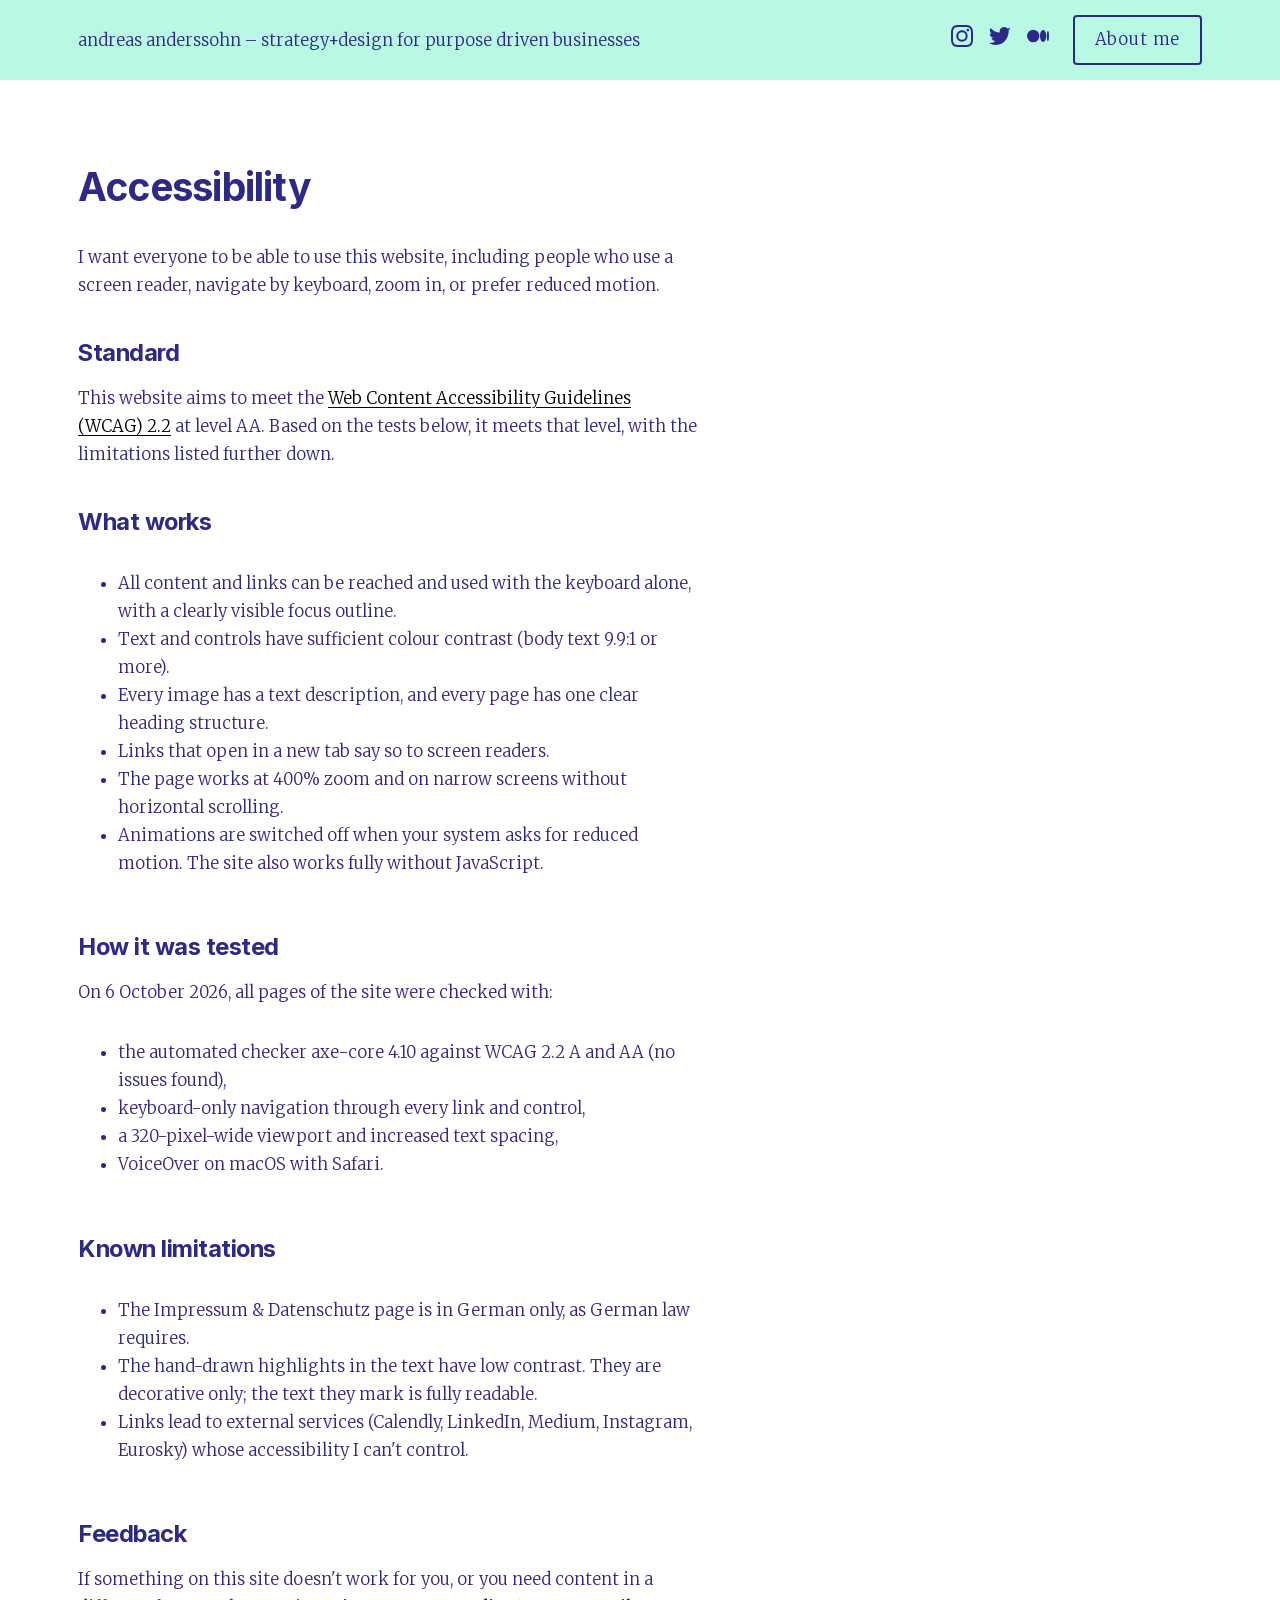
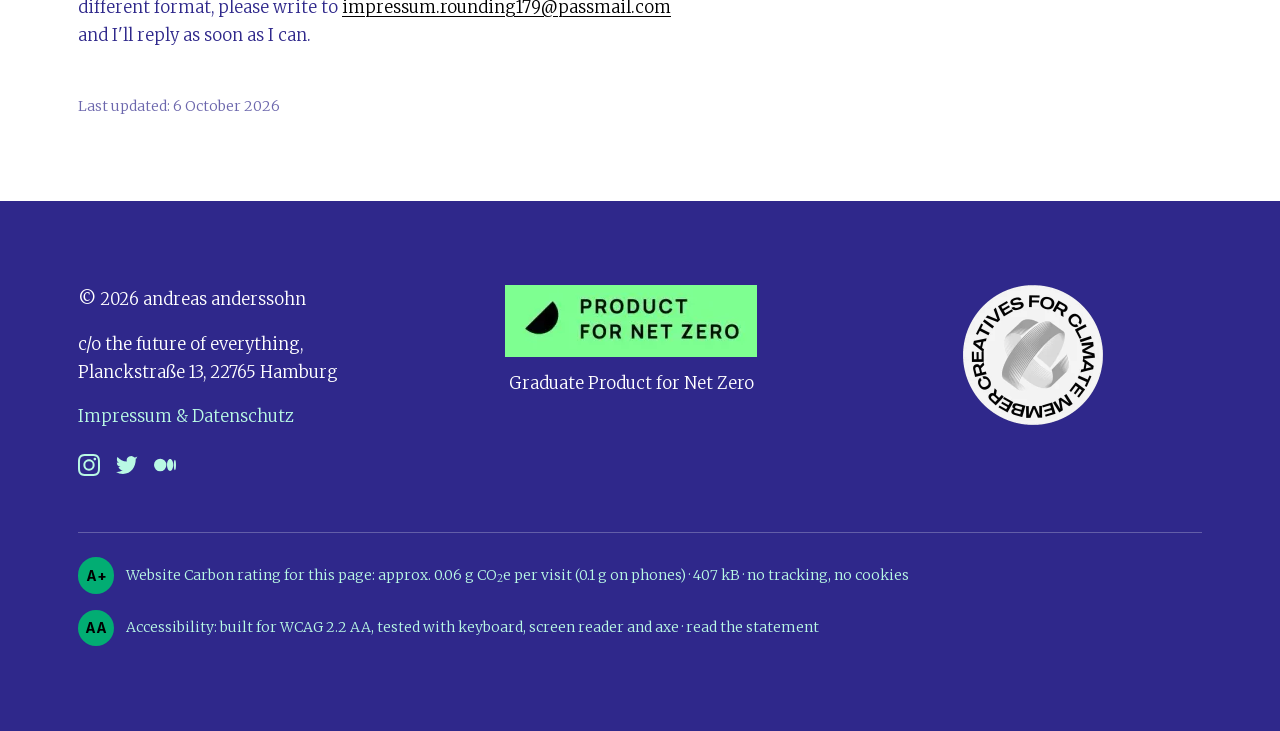
<file: accessibility/index.html>
<!DOCTYPE html>
<!-- noindex: legally reachable via the footer, but personal contact data stays out of search results -->
<html lang="en">
  <head>
    <meta charset="utf-8">
    <meta name="viewport" content="width=device-width, initial-scale=1">
    <meta name="referrer" content="strict-origin-when-cross-origin">
    <title>Accessibility – andreas anderssohn</title>
    <meta name="description" content="Accessibility statement for andreasanderssohn.com: standard, test results, known limitations and how to report a problem.">
    <link rel="canonical" href="https://www.andreasanderssohn.com/accessibility/">
    <meta name="robots" content="noindex, nofollow">
    <meta property="og:type" content="website">
    <meta property="og:site_name" content="andreas anderssohn">
    <meta property="og:title" content="Accessibility – andreas anderssohn">
    <meta property="og:description" content="Accessibility statement for andreasanderssohn.com: standard, test results, known limitations and how to report a problem.">
    <meta property="og:url" content="https://www.andreasanderssohn.com/accessibility/">
    <link rel="icon" type="image/svg+xml" href="/favicon.svg">
    <link rel="icon" href="/favicon.ico">
    <script>
      // Hide reveal targets only when motion will actually run, before first paint (no flash).
      if (!matchMedia("(prefers-reduced-motion: reduce)").matches && "IntersectionObserver" in window)
        document.documentElement.classList.add("js-reveal");
    </script>
  <meta http-equiv="content-security-policy" content="default-src 'self';img-src 'self' data:;font-src 'self';connect-src 'self';object-src 'none';base-uri 'self';form-action 'self'; script-src 'self' 'sha256-jfl9iYlXzON+WW/p0X7WJr/+Eat0aYXiwdQRD4wtHEY=' 'sha256-mPbkXuWS0utdiBugxkDK5LEa+tQ3IBQWtSSnxig1BsE=' 'sha256-BF0290pkb3jxQsE7z00xR8Imp8X34FLC88L0lkMnrGw=' 'sha256-QzWFZi+FLIx23tnm9SBU4aEgx4x8DsuASP07mfqol/c=' 'sha256-0chmwFk0zaA528yFfGV7J9ppIpdfTPPULncDF3WG7Zs=' 'sha256-eIXWvAmxkr251LJZkjniEK5LcPF3NkapbJepohwYRIc=' 'sha256-Q2BPg90ZMplYY+FSdApNErhpWafg2hcRRbndmvxuL/Q='; style-src 'self' 'sha256-SHSojcsANEY1DsQAahKfJuOoJlAlrhrqLMg4PUq98Oc=' 'sha256-47DEQpj8HBSa+/TImW+5JCeuQeRkm5NMpJWZG3hSuFU='; style-src-attr 'unsafe-inline';"><link rel="stylesheet" href="/_astro/Section.Cv-3q268.css"></head>
  <body class="has-fixed-header">
    <a class="skip-link" href="#main">Skip to content</a>
    <header class="site-header">
  <div class="container site-header__inner">
    <a class="site-header__title" href="/" data-reveal="slide">
      andreas anderssohn<span class="site-header__tagline"> – strategy+design for purpose driven businesses</span>
    </a>
    <div class="site-header__actions" data-reveal="slide">
      
      <ul class="social" aria-label="Social media">
  <li>
      <a href="https://instagram.com/supersoon" aria-label="Andreas on Instagram (opens in new tab)" target="_blank" rel="noopener me">
        <svg viewBox="0 0 24 24" aria-hidden="true"><path d="M7.0301.084c-1.2768.0602-2.1487.264-2.911.5634-.7888.3075-1.4575.72-2.1228 1.3877-.6652.6677-1.075 1.3368-1.3802 2.127-.2954.7638-.4956 1.6365-.552 2.914-.0564 1.2775-.0689 1.6882-.0626 4.947.0062 3.2586.0206 3.6671.0825 4.9473.061 1.2765.264 2.1482.5635 2.9107.308.7889.72 1.4573 1.388 2.1228.6679.6655 1.3365 1.0743 2.1285 1.38.7632.295 1.6361.4961 2.9134.552 1.2773.056 1.6884.069 4.9462.0627 3.2578-.0062 3.668-.0207 4.9478-.0814 1.28-.0607 2.147-.2652 2.9098-.5633.7889-.3086 1.4578-.72 2.1228-1.3881.665-.6682 1.0745-1.3378 1.3795-2.1284.2957-.7632.4966-1.636.552-2.9124.056-1.2809.0692-1.6898.063-4.948-.0063-3.2583-.021-3.6668-.0817-4.9465-.0607-1.2797-.264-2.1487-.5633-2.9117-.3084-.7889-.72-1.4568-1.3876-2.1228C21.2982 1.33 20.628.9208 19.8378.6165 19.074.321 18.2017.1197 16.9244.0645 15.6471.0093 15.236-.005 11.977.0014 8.718.0076 8.31.0215 7.0301.0839m.1402 21.6932c-1.17-.0509-1.8053-.2453-2.2287-.408-.5606-.216-.96-.4771-1.3819-.895-.422-.4178-.6811-.8186-.9-1.378-.1644-.4234-.3624-1.058-.4171-2.228-.0595-1.2645-.072-1.6442-.079-4.848-.007-3.2037.0053-3.583.0607-4.848.05-1.169.2456-1.805.408-2.2282.216-.5613.4762-.96.895-1.3816.4188-.4217.8184-.6814 1.3783-.9003.423-.1651 1.0575-.3614 2.227-.4171 1.2655-.06 1.6447-.072 4.848-.079 3.2033-.007 3.5835.005 4.8495.0608 1.169.0508 1.8053.2445 2.228.408.5608.216.96.4754 1.3816.895.4217.4194.6816.8176.9005 1.3787.1653.4217.3617 1.056.4169 2.2263.0602 1.2655.0739 1.645.0796 4.848.0058 3.203-.0055 3.5834-.061 4.848-.051 1.17-.245 1.8055-.408 2.2294-.216.5604-.4763.96-.8954 1.3814-.419.4215-.8181.6811-1.3783.9-.4224.1649-1.0577.3617-2.2262.4174-1.2656.0595-1.6448.072-4.8493.079-3.2045.007-3.5825-.006-4.848-.0608M16.953 5.5864A1.44 1.44 0 1 0 18.39 4.144a1.44 1.44 0 0 0-1.437 1.4424M5.8385 12.012c.0067 3.4032 2.7706 6.1557 6.173 6.1493 3.4026-.0065 6.157-2.7701 6.1506-6.1733-.0065-3.4032-2.771-6.1565-6.174-6.1498-3.403.0067-6.156 2.771-6.1496 6.1738M8 12.0077a4 4 0 1 1 4.008 3.9921A3.9996 3.9996 0 0 1 8 12.0077"></path></svg>
      </a>
    </li><li>
      <a href="https://mu.social/profile/and2x.eurosky.social" aria-label="Andreas on Eurosky (opens in new tab)" target="_blank" rel="noopener me">
        <svg viewBox="0 0 24 24" aria-hidden="true"><path d="M23.953 4.57a10 10 0 01-2.825.775 4.958 4.958 0 002.163-2.723c-.951.555-2.005.959-3.127 1.184a4.92 4.92 0 00-8.384 4.482C7.69 8.095 4.067 6.13 1.64 3.162a4.822 4.822 0 00-.666 2.475c0 1.71.87 3.213 2.188 4.096a4.904 4.904 0 01-2.228-.616v.06a4.923 4.923 0 003.946 4.827 4.996 4.996 0 01-2.212.085 4.936 4.936 0 004.604 3.417 9.867 9.867 0 01-6.102 2.105c-.39 0-.779-.023-1.17-.067a13.995 13.995 0 007.557 2.209c9.053 0 13.998-7.496 13.998-15.985 0-.21 0-.42-.015-.63A9.935 9.935 0 0024 4.59z"></path></svg>
      </a>
    </li><li>
      <a href="https://medium.com/@digitalproductdiscovery" aria-label="Andreas on Medium (opens in new tab)" target="_blank" rel="noopener me">
        <svg viewBox="0 0 24 24" aria-hidden="true"><path d="M13.54 12a6.8 6.8 0 01-6.77 6.82A6.8 6.8 0 010 12a6.8 6.8 0 016.77-6.82A6.8 6.8 0 0113.54 12zM20.96 12c0 3.54-1.51 6.42-3.38 6.42-1.87 0-3.39-2.88-3.39-6.42s1.52-6.42 3.39-6.42 3.38 2.88 3.38 6.42M24 12c0 3.17-.53 5.75-1.19 5.75-.66 0-1.19-2.58-1.19-5.75s.53-5.75 1.19-5.75C23.47 6.25 24 8.83 24 12z"></path></svg>
      </a>
    </li>
</ul>
      <a class="btn btn--outline" href="https://www.linkedin.com/in/supersoon/" target="_blank" rel="noopener">About me<span class="sr-only"> (opens in new tab)</span></a>
    </div>
  </div>
</header>
    <main id="main">
  <section aria-label="Accessibility" class="section theme-paper">
  <div class="container">
    <article class="legal" lang="en">
      <h1 class="t-h2">Accessibility</h1>
      
  <p>
    I want everyone to be able to use this website, including people who use a screen reader, navigate by keyboard,
    zoom in, or prefer reduced motion.
  </p>

  <h2 class="t-h3">Standard</h2>
  <p>
    This website aims to meet the <a href="https://www.w3.org/TR/WCAG22/" target="_blank" rel="noopener">Web Content Accessibility Guidelines (WCAG) 2.2<span class="sr-only"> (opens in new tab)</span></a>
    at level AA. Based on the tests below, it meets that level, with the limitations listed further down.
  </p>

  <h2 class="t-h3">What works</h2>
  <ul>
    <li>All content and links can be reached and used with the keyboard alone, with a clearly visible focus outline.</li>
    <li>Text and controls have sufficient colour contrast (body text 9.9:1 or more).</li>
    <li>Every image has a text description, and every page has one clear heading structure.</li>
    <li>Links that open in a new tab say so to screen readers.</li>
    <li>The page works at 400% zoom and on narrow screens without horizontal scrolling.</li>
    <li>Animations are switched off when your system asks for reduced motion. The site also works fully without JavaScript.</li>
  </ul>

  <h2 class="t-h3">How it was tested</h2>
  <p>On 6 October 2026, all pages of the site were checked with:</p>
  <ul>
    <li>the automated checker axe-core 4.10 against WCAG 2.2 A and AA (no issues found),</li>
    <li>keyboard-only navigation through every link and control,</li>
    <li>a 320-pixel-wide viewport and increased text spacing,</li>
    <li>VoiceOver on macOS with Safari.</li>
  </ul>

  <h2 class="t-h3">Known limitations</h2>
  <ul>
    <li>The Impressum &amp; Datenschutz page is in German only, as German law requires.</li>
    <li>The hand-drawn highlights in the text have low contrast. They are decorative only; the text they mark is fully readable.</li>
    <li>Links lead to external services (Calendly, LinkedIn, Medium, Instagram, Eurosky) whose accessibility I can't control.</li>
  </ul>

  <h2 class="t-h3">Feedback</h2>
  <p>
    If something on this site doesn't work for you, or you need content in a different format, please write to
    <a href="#" data-obf="&amp;#109;&amp;#97;&amp;#105;&amp;#108;&amp;#116;&amp;#111;&amp;#58;&amp;#105;&amp;#109;&amp;#112;&amp;#114;&amp;#101;&amp;#115;&amp;#115;&amp;#117;&amp;#109;&amp;#46;&amp;#114;&amp;#111;&amp;#117;&amp;#110;&amp;#100;&amp;#105;&amp;#110;&amp;#103;&amp;#49;&amp;#55;&amp;#57;&amp;#64;&amp;#112;&amp;#97;&amp;#115;&amp;#115;&amp;#109;&amp;#97;&amp;#105;&amp;#108;&amp;#46;&amp;#99;&amp;#111;&amp;#109;">&#105;&#109;&#112;&#114;&#101;&#115;&#115;&#117;&#109;&#46;&#114;&#111;&#117;&#110;&#100;&#105;&#110;&#103;&#49;&#55;&#57;&#64;&#112;&#97;&#115;&#115;&#109;&#97;&#105;&#108;&#46;&#99;&#111;&#109;</a>
<script type="module">document.querySelectorAll(`a[data-obf]`).forEach(e=>{let t=document.createElement(`textarea`);t.innerHTML=e.dataset.obf??``,e.href=t.value});</script> and I'll reply as soon as I can.
  </p>

      <p class="t-small legal__updated">Last updated: 6 October 2026</p>
    </article>
  </div>
</section>
</main>
    <footer class="section theme-ink site-footer">
  <div class="container site-footer__grid">
    <div class="flow">
      <p>© 2026 andreas anderssohn</p>
      <address>c/o the future of everything, Planckstraße 13, 22765 Hamburg</address>
      <nav class="site-footer__legal" aria-label="Legal">
        <a href="/impressum/">Impressum &amp; Datenschutz</a>
      </nav>
      <ul class="social" aria-label="Social media">
  <li>
      <a href="https://instagram.com/supersoon" aria-label="Andreas on Instagram (opens in new tab)" target="_blank" rel="noopener me">
        <svg viewBox="0 0 24 24" aria-hidden="true"><path d="M7.0301.084c-1.2768.0602-2.1487.264-2.911.5634-.7888.3075-1.4575.72-2.1228 1.3877-.6652.6677-1.075 1.3368-1.3802 2.127-.2954.7638-.4956 1.6365-.552 2.914-.0564 1.2775-.0689 1.6882-.0626 4.947.0062 3.2586.0206 3.6671.0825 4.9473.061 1.2765.264 2.1482.5635 2.9107.308.7889.72 1.4573 1.388 2.1228.6679.6655 1.3365 1.0743 2.1285 1.38.7632.295 1.6361.4961 2.9134.552 1.2773.056 1.6884.069 4.9462.0627 3.2578-.0062 3.668-.0207 4.9478-.0814 1.28-.0607 2.147-.2652 2.9098-.5633.7889-.3086 1.4578-.72 2.1228-1.3881.665-.6682 1.0745-1.3378 1.3795-2.1284.2957-.7632.4966-1.636.552-2.9124.056-1.2809.0692-1.6898.063-4.948-.0063-3.2583-.021-3.6668-.0817-4.9465-.0607-1.2797-.264-2.1487-.5633-2.9117-.3084-.7889-.72-1.4568-1.3876-2.1228C21.2982 1.33 20.628.9208 19.8378.6165 19.074.321 18.2017.1197 16.9244.0645 15.6471.0093 15.236-.005 11.977.0014 8.718.0076 8.31.0215 7.0301.0839m.1402 21.6932c-1.17-.0509-1.8053-.2453-2.2287-.408-.5606-.216-.96-.4771-1.3819-.895-.422-.4178-.6811-.8186-.9-1.378-.1644-.4234-.3624-1.058-.4171-2.228-.0595-1.2645-.072-1.6442-.079-4.848-.007-3.2037.0053-3.583.0607-4.848.05-1.169.2456-1.805.408-2.2282.216-.5613.4762-.96.895-1.3816.4188-.4217.8184-.6814 1.3783-.9003.423-.1651 1.0575-.3614 2.227-.4171 1.2655-.06 1.6447-.072 4.848-.079 3.2033-.007 3.5835.005 4.8495.0608 1.169.0508 1.8053.2445 2.228.408.5608.216.96.4754 1.3816.895.4217.4194.6816.8176.9005 1.3787.1653.4217.3617 1.056.4169 2.2263.0602 1.2655.0739 1.645.0796 4.848.0058 3.203-.0055 3.5834-.061 4.848-.051 1.17-.245 1.8055-.408 2.2294-.216.5604-.4763.96-.8954 1.3814-.419.4215-.8181.6811-1.3783.9-.4224.1649-1.0577.3617-2.2262.4174-1.2656.0595-1.6448.072-4.8493.079-3.2045.007-3.5825-.006-4.848-.0608M16.953 5.5864A1.44 1.44 0 1 0 18.39 4.144a1.44 1.44 0 0 0-1.437 1.4424M5.8385 12.012c.0067 3.4032 2.7706 6.1557 6.173 6.1493 3.4026-.0065 6.157-2.7701 6.1506-6.1733-.0065-3.4032-2.771-6.1565-6.174-6.1498-3.403.0067-6.156 2.771-6.1496 6.1738M8 12.0077a4 4 0 1 1 4.008 3.9921A3.9996 3.9996 0 0 1 8 12.0077"></path></svg>
      </a>
    </li><li>
      <a href="https://mu.social/profile/and2x.eurosky.social" aria-label="Andreas on Eurosky (opens in new tab)" target="_blank" rel="noopener me">
        <svg viewBox="0 0 24 24" aria-hidden="true"><path d="M23.953 4.57a10 10 0 01-2.825.775 4.958 4.958 0 002.163-2.723c-.951.555-2.005.959-3.127 1.184a4.92 4.92 0 00-8.384 4.482C7.69 8.095 4.067 6.13 1.64 3.162a4.822 4.822 0 00-.666 2.475c0 1.71.87 3.213 2.188 4.096a4.904 4.904 0 01-2.228-.616v.06a4.923 4.923 0 003.946 4.827 4.996 4.996 0 01-2.212.085 4.936 4.936 0 004.604 3.417 9.867 9.867 0 01-6.102 2.105c-.39 0-.779-.023-1.17-.067a13.995 13.995 0 007.557 2.209c9.053 0 13.998-7.496 13.998-15.985 0-.21 0-.42-.015-.63A9.935 9.935 0 0024 4.59z"></path></svg>
      </a>
    </li><li>
      <a href="https://medium.com/@digitalproductdiscovery" aria-label="Andreas on Medium (opens in new tab)" target="_blank" rel="noopener me">
        <svg viewBox="0 0 24 24" aria-hidden="true"><path d="M13.54 12a6.8 6.8 0 01-6.77 6.82A6.8 6.8 0 010 12a6.8 6.8 0 016.77-6.82A6.8 6.8 0 0113.54 12zM20.96 12c0 3.54-1.51 6.42-3.38 6.42-1.87 0-3.39-2.88-3.39-6.42s1.52-6.42 3.39-6.42 3.38 2.88 3.38 6.42M24 12c0 3.17-.53 5.75-1.19 5.75-.66 0-1.19-2.58-1.19-5.75s.53-5.75 1.19-5.75C23.47 6.25 24 8.83 24 12z"></path></svg>
      </a>
    </li>
</ul>
    </div>
    <figure class="site-footer__badge">
      
<img src="/_astro/product-for-net-zero.D0EHCa1f_Z1TWRlz.webp" alt="Product for Net Zero" loading="lazy" decoding="async" width="252" height="72">
      <figcaption>Graduate Product for Net Zero</figcaption>
    </figure>
    <figure class="site-footer__badge">
      
<img src="/_astro/creatives-for-climate-badge.4xIMQufO_Zz34Do.webp" alt="Creatives for Climate member badge" loading="lazy" decoding="async" width="280" height="280" class="site-footer__c4c">
    </figure>
    <!-- Values from `npm run measure` (Sustainable Web Design v4); deploy.sh refreshes them. -->
    <div class="site-footer__footprint">
      <p><a href="https://www.websitecarbon.com/website/andreasanderssohn-com/" target="_blank" rel="noopener">
        <span class="rating-badge">A+</span>
        <span>Website Carbon rating for this page: approx. 0.06 g CO<sub>2</sub>e per visit (0.1 g on phones) · 407 kB · no tracking, no cookies</span>
        <span class="sr-only"> (opens in new tab)</span>
      </a></p>
      <p><a href="/accessibility/">
        <span class="rating-badge">AA</span>
        <span>Accessibility: built for WCAG 2.2 AA, tested with keyboard, screen reader and axe · read the statement</span>
      </a></p>
    </div>
  </div>
</footer>
    <script type="module">var e={underline:{box:`0 0 100 10`,d:`M1 6 C 25 4, 55 7.5, 99 4.5`},wave:{box:`0 0 100 10`,d:`M1 6 Q 6 2 11 6 T 21 6 T 31 6 T 41 6 T 51 6 T 61 6 T 71 6 T 81 6 T 91 6 T 99 5`},circle:{box:`0 0 100 40`,d:`M58 3 C 25 1, 2 8, 2 21 C 2 34, 30 39, 55 38 C 82 37, 98 30, 98 19 C 98 8, 75 2, 45 4`}},t=document.querySelectorAll(`.hl[data-shape]`);t.forEach(t=>{let n=e[t.dataset.shape];n&&(t.insertAdjacentHTML(`beforeend`,`<svg viewBox="${n.box}" preserveAspectRatio="none" aria-hidden="true"><path pathLength="1" d="${n.d}"/></svg>`),t.hasAttribute(`data-draw`)&&document.documentElement.classList.contains(`js-reveal`)&&t.classList.add(`is-drawing`))});var n=()=>t.forEach(e=>e.classList.toggle(`hl--multiline`,e.getClientRects().length>1));if(n(),addEventListener(`resize`,n,{passive:!0}),document.documentElement.classList.contains(`js-reveal`)){document.querySelectorAll(`header, section, footer`).forEach(e=>{e.querySelectorAll(`[data-reveal]`).forEach((e,t)=>e.style.setProperty(`--i`,Math.min(t,15)))});let e=new IntersectionObserver(t=>{for(let n of t)n.isIntersecting&&(n.target.classList.add(n.target.classList.contains(`hl`)?`is-drawn`:`is-in`),e.unobserve(n.target))},{rootMargin:`0px 0px -10% 0px`});document.querySelectorAll(`[data-reveal], .hl.is-drawing`).forEach(t=>e.observe(t))}if(!matchMedia(`(prefers-reduced-motion: reduce)`).matches){let e={duration:parseFloat(getComputedStyle(document.documentElement).getPropertyValue(`--dur-accordion`))||350,easing:`ease`};document.querySelectorAll(`.accordion details`).forEach(t=>{let n=t.querySelector(`summary`),r=t.querySelector(`.accordion__body`);if(!n||!r)return;let i,a=(t,n,a)=>{i?.cancel(),r.classList.add(`is-animating`),i=r.animate([t,n],e),i.onfinish=i.oncancel=()=>{r.classList.remove(`is-animating`),a?.()}};n.addEventListener(`click`,e=>{e.preventDefault();let n=getComputedStyle(r).paddingBottom;t.open&&!t.classList.contains(`is-closing`)?(t.classList.add(`is-closing`),a({height:`${r.offsetHeight}px`,paddingBottom:n,opacity:1},{height:`0px`,paddingBottom:`0px`,opacity:0},()=>{t.classList.contains(`is-closing`)&&(t.open=!1),t.classList.remove(`is-closing`)})):(t.classList.remove(`is-closing`),t.open=!0,a({height:`0px`,paddingBottom:`0px`,opacity:0},{height:`${r.offsetHeight}px`,paddingBottom:n,opacity:1}))})})}</script></body>
</html>
</file>
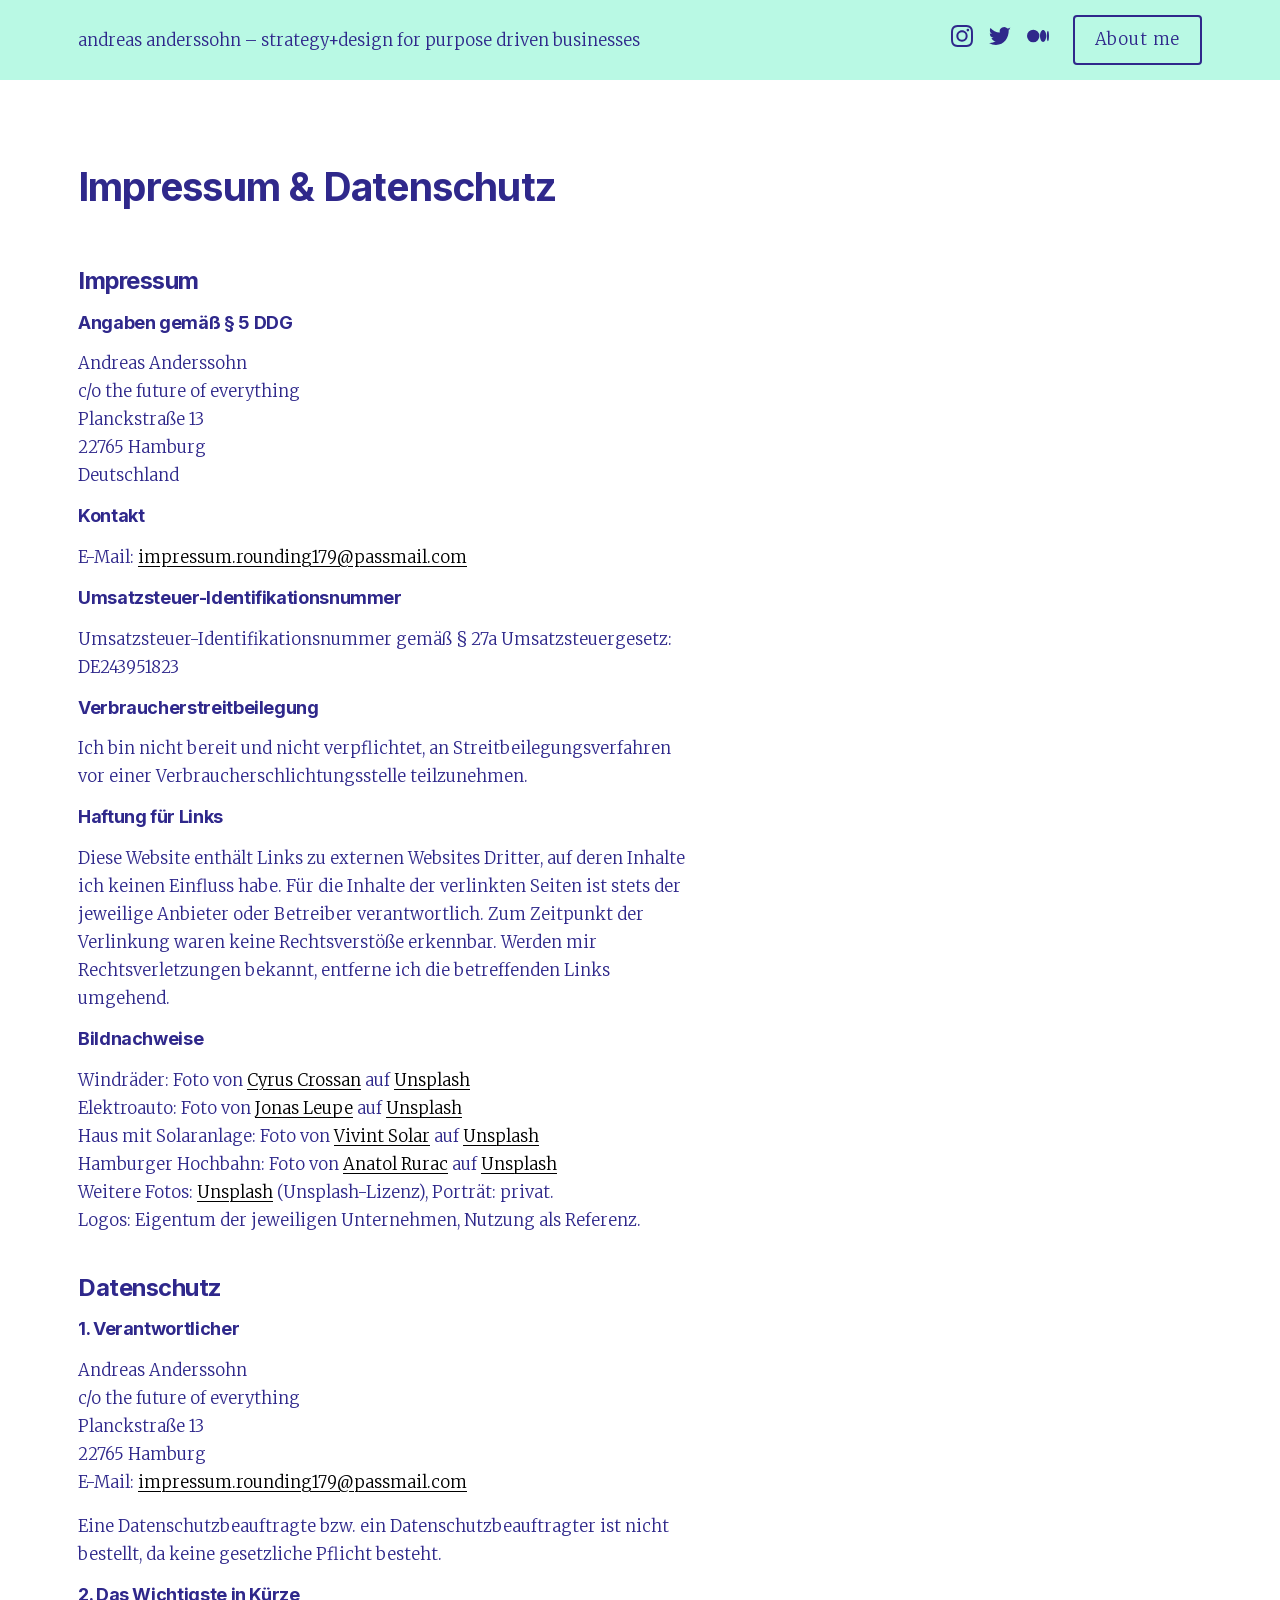
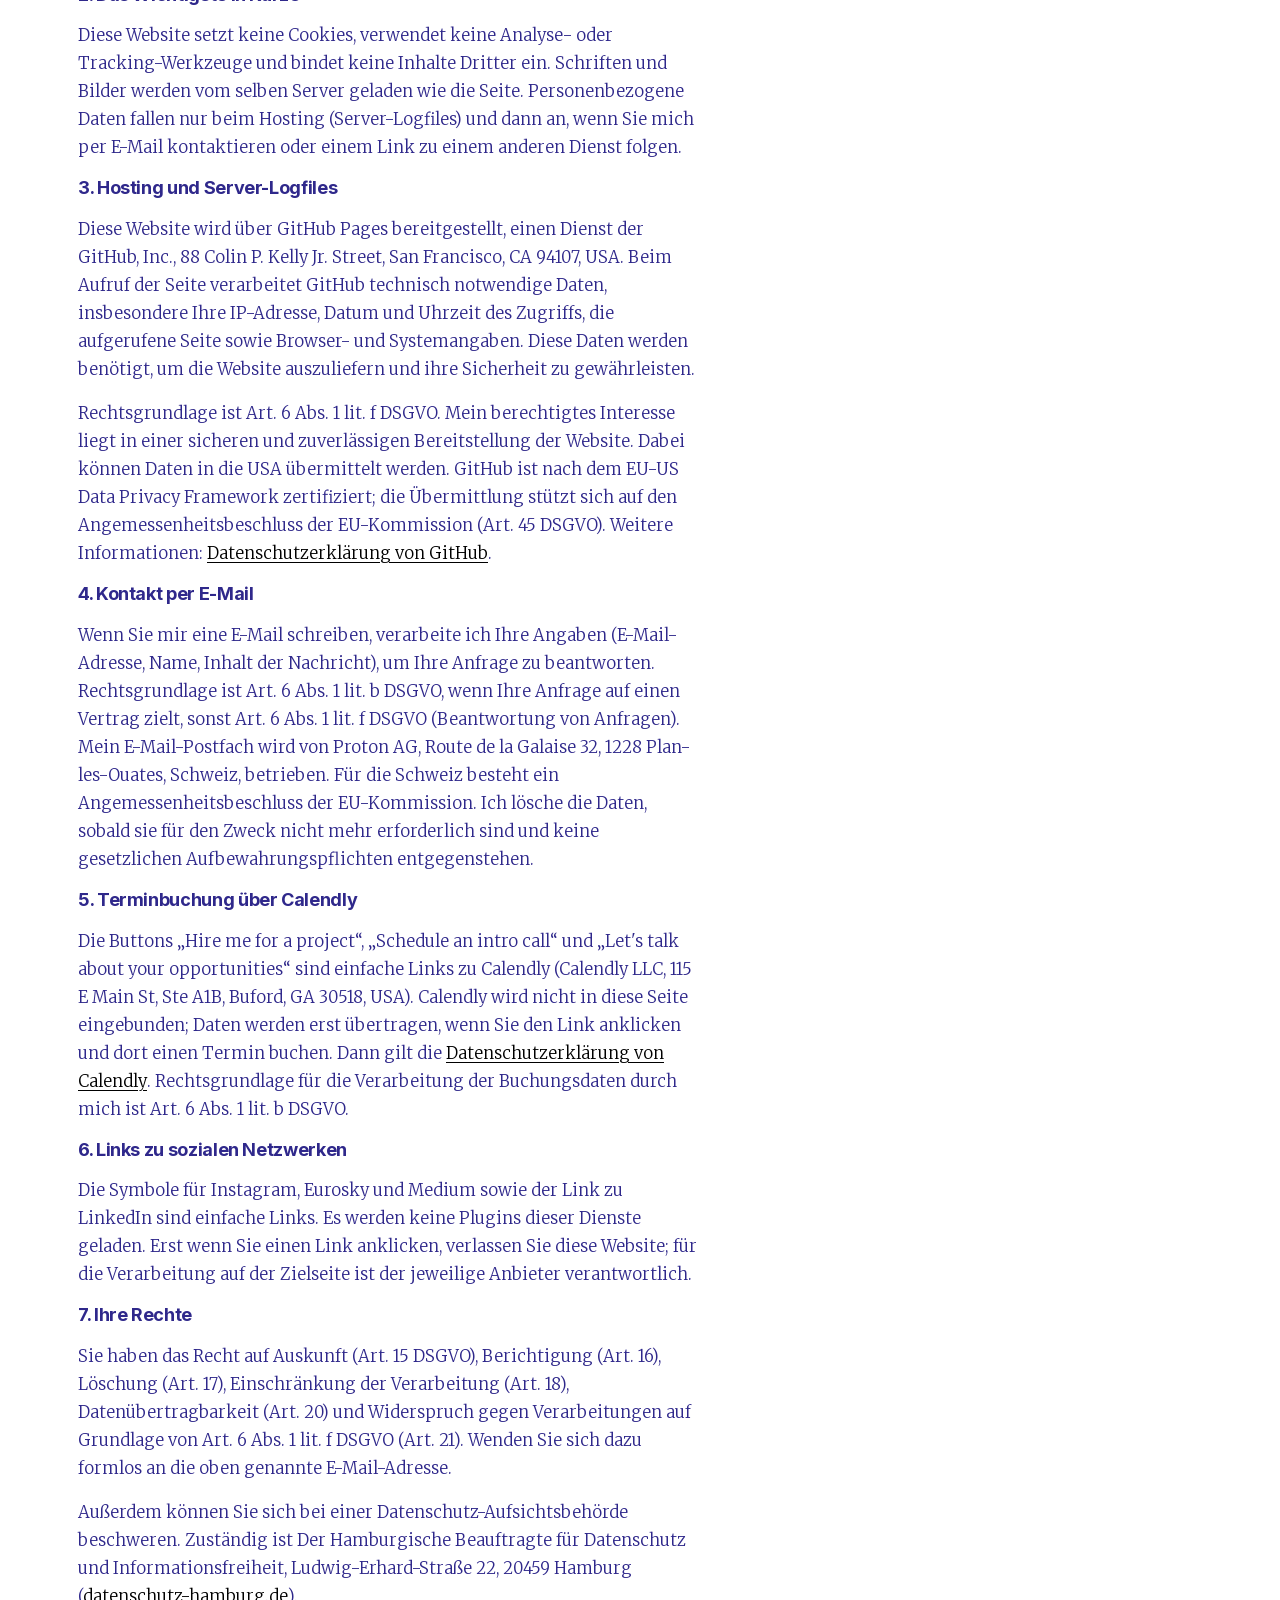
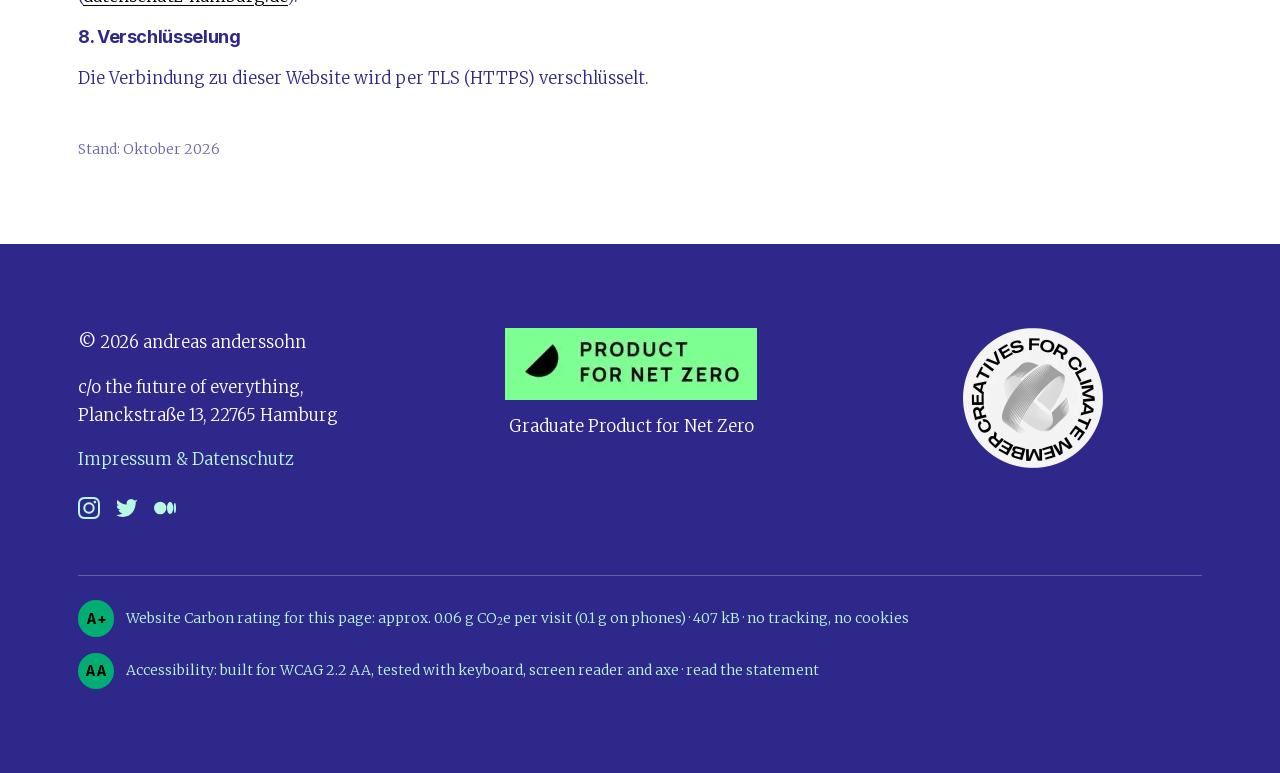
<file: impressum/index.html>
<!DOCTYPE html>
<!-- noindex: legally reachable via the footer, but personal contact data stays out of search results -->
<html lang="en">
  <head>
    <meta charset="utf-8">
    <meta name="viewport" content="width=device-width, initial-scale=1">
    <meta name="referrer" content="strict-origin-when-cross-origin">
    <title>Impressum &amp; Datenschutz – andreas anderssohn</title>
    <meta name="description" content="Impressum und Datenschutzerklärung von andreas anderssohn, Hamburg.">
    <link rel="canonical" href="https://www.andreasanderssohn.com/impressum/">
    <meta name="robots" content="noindex, nofollow">
    <meta property="og:type" content="website">
    <meta property="og:site_name" content="andreas anderssohn">
    <meta property="og:title" content="Impressum &amp; Datenschutz – andreas anderssohn">
    <meta property="og:description" content="Impressum und Datenschutzerklärung von andreas anderssohn, Hamburg.">
    <meta property="og:url" content="https://www.andreasanderssohn.com/impressum/">
    <link rel="icon" type="image/svg+xml" href="/favicon.svg">
    <link rel="icon" href="/favicon.ico">
    <script>
      // Hide reveal targets only when motion will actually run, before first paint (no flash).
      if (!matchMedia("(prefers-reduced-motion: reduce)").matches && "IntersectionObserver" in window)
        document.documentElement.classList.add("js-reveal");
    </script>
  <meta http-equiv="content-security-policy" content="default-src 'self';img-src 'self' data:;font-src 'self';connect-src 'self';object-src 'none';base-uri 'self';form-action 'self'; script-src 'self' 'sha256-jfl9iYlXzON+WW/p0X7WJr/+Eat0aYXiwdQRD4wtHEY=' 'sha256-mPbkXuWS0utdiBugxkDK5LEa+tQ3IBQWtSSnxig1BsE=' 'sha256-BF0290pkb3jxQsE7z00xR8Imp8X34FLC88L0lkMnrGw=' 'sha256-QzWFZi+FLIx23tnm9SBU4aEgx4x8DsuASP07mfqol/c=' 'sha256-0chmwFk0zaA528yFfGV7J9ppIpdfTPPULncDF3WG7Zs=' 'sha256-eIXWvAmxkr251LJZkjniEK5LcPF3NkapbJepohwYRIc=' 'sha256-Q2BPg90ZMplYY+FSdApNErhpWafg2hcRRbndmvxuL/Q='; style-src 'self' 'sha256-SHSojcsANEY1DsQAahKfJuOoJlAlrhrqLMg4PUq98Oc=' 'sha256-47DEQpj8HBSa+/TImW+5JCeuQeRkm5NMpJWZG3hSuFU='; style-src-attr 'unsafe-inline';"><link rel="stylesheet" href="/_astro/Section.Cv-3q268.css"></head>
  <body class="has-fixed-header">
    <a class="skip-link" href="#main">Skip to content</a>
    <header class="site-header">
  <div class="container site-header__inner">
    <a class="site-header__title" href="/" data-reveal="slide">
      andreas anderssohn<span class="site-header__tagline"> – strategy+design for purpose driven businesses</span>
    </a>
    <div class="site-header__actions" data-reveal="slide">
      
      <ul class="social" aria-label="Social media">
  <li>
      <a href="https://instagram.com/supersoon" aria-label="Andreas on Instagram (opens in new tab)" target="_blank" rel="noopener me">
        <svg viewBox="0 0 24 24" aria-hidden="true"><path d="M7.0301.084c-1.2768.0602-2.1487.264-2.911.5634-.7888.3075-1.4575.72-2.1228 1.3877-.6652.6677-1.075 1.3368-1.3802 2.127-.2954.7638-.4956 1.6365-.552 2.914-.0564 1.2775-.0689 1.6882-.0626 4.947.0062 3.2586.0206 3.6671.0825 4.9473.061 1.2765.264 2.1482.5635 2.9107.308.7889.72 1.4573 1.388 2.1228.6679.6655 1.3365 1.0743 2.1285 1.38.7632.295 1.6361.4961 2.9134.552 1.2773.056 1.6884.069 4.9462.0627 3.2578-.0062 3.668-.0207 4.9478-.0814 1.28-.0607 2.147-.2652 2.9098-.5633.7889-.3086 1.4578-.72 2.1228-1.3881.665-.6682 1.0745-1.3378 1.3795-2.1284.2957-.7632.4966-1.636.552-2.9124.056-1.2809.0692-1.6898.063-4.948-.0063-3.2583-.021-3.6668-.0817-4.9465-.0607-1.2797-.264-2.1487-.5633-2.9117-.3084-.7889-.72-1.4568-1.3876-2.1228C21.2982 1.33 20.628.9208 19.8378.6165 19.074.321 18.2017.1197 16.9244.0645 15.6471.0093 15.236-.005 11.977.0014 8.718.0076 8.31.0215 7.0301.0839m.1402 21.6932c-1.17-.0509-1.8053-.2453-2.2287-.408-.5606-.216-.96-.4771-1.3819-.895-.422-.4178-.6811-.8186-.9-1.378-.1644-.4234-.3624-1.058-.4171-2.228-.0595-1.2645-.072-1.6442-.079-4.848-.007-3.2037.0053-3.583.0607-4.848.05-1.169.2456-1.805.408-2.2282.216-.5613.4762-.96.895-1.3816.4188-.4217.8184-.6814 1.3783-.9003.423-.1651 1.0575-.3614 2.227-.4171 1.2655-.06 1.6447-.072 4.848-.079 3.2033-.007 3.5835.005 4.8495.0608 1.169.0508 1.8053.2445 2.228.408.5608.216.96.4754 1.3816.895.4217.4194.6816.8176.9005 1.3787.1653.4217.3617 1.056.4169 2.2263.0602 1.2655.0739 1.645.0796 4.848.0058 3.203-.0055 3.5834-.061 4.848-.051 1.17-.245 1.8055-.408 2.2294-.216.5604-.4763.96-.8954 1.3814-.419.4215-.8181.6811-1.3783.9-.4224.1649-1.0577.3617-2.2262.4174-1.2656.0595-1.6448.072-4.8493.079-3.2045.007-3.5825-.006-4.848-.0608M16.953 5.5864A1.44 1.44 0 1 0 18.39 4.144a1.44 1.44 0 0 0-1.437 1.4424M5.8385 12.012c.0067 3.4032 2.7706 6.1557 6.173 6.1493 3.4026-.0065 6.157-2.7701 6.1506-6.1733-.0065-3.4032-2.771-6.1565-6.174-6.1498-3.403.0067-6.156 2.771-6.1496 6.1738M8 12.0077a4 4 0 1 1 4.008 3.9921A3.9996 3.9996 0 0 1 8 12.0077"></path></svg>
      </a>
    </li><li>
      <a href="https://mu.social/profile/and2x.eurosky.social" aria-label="Andreas on Eurosky (opens in new tab)" target="_blank" rel="noopener me">
        <svg viewBox="0 0 24 24" aria-hidden="true"><path d="M23.953 4.57a10 10 0 01-2.825.775 4.958 4.958 0 002.163-2.723c-.951.555-2.005.959-3.127 1.184a4.92 4.92 0 00-8.384 4.482C7.69 8.095 4.067 6.13 1.64 3.162a4.822 4.822 0 00-.666 2.475c0 1.71.87 3.213 2.188 4.096a4.904 4.904 0 01-2.228-.616v.06a4.923 4.923 0 003.946 4.827 4.996 4.996 0 01-2.212.085 4.936 4.936 0 004.604 3.417 9.867 9.867 0 01-6.102 2.105c-.39 0-.779-.023-1.17-.067a13.995 13.995 0 007.557 2.209c9.053 0 13.998-7.496 13.998-15.985 0-.21 0-.42-.015-.63A9.935 9.935 0 0024 4.59z"></path></svg>
      </a>
    </li><li>
      <a href="https://medium.com/@digitalproductdiscovery" aria-label="Andreas on Medium (opens in new tab)" target="_blank" rel="noopener me">
        <svg viewBox="0 0 24 24" aria-hidden="true"><path d="M13.54 12a6.8 6.8 0 01-6.77 6.82A6.8 6.8 0 010 12a6.8 6.8 0 016.77-6.82A6.8 6.8 0 0113.54 12zM20.96 12c0 3.54-1.51 6.42-3.38 6.42-1.87 0-3.39-2.88-3.39-6.42s1.52-6.42 3.39-6.42 3.38 2.88 3.38 6.42M24 12c0 3.17-.53 5.75-1.19 5.75-.66 0-1.19-2.58-1.19-5.75s.53-5.75 1.19-5.75C23.47 6.25 24 8.83 24 12z"></path></svg>
      </a>
    </li>
</ul>
      <a class="btn btn--outline" href="https://www.linkedin.com/in/supersoon/" target="_blank" rel="noopener">About me<span class="sr-only"> (opens in new tab)</span></a>
    </div>
  </div>
</header>
    <main id="main">
  <section aria-label="Impressum &amp; Datenschutz" class="section theme-paper">
  <div class="container">
    <article class="legal" lang="de">
      <h1 class="t-h2">Impressum &amp; Datenschutz</h1>
      
  <h2 class="t-h3">Impressum</h2>
  <h3 class="t-h4">Angaben gemäß § 5 DDG</h3>
  <p>
    Andreas Anderssohn<br>
    c/o the future of everything<br>Planckstraße 13<br>22765 Hamburg<br>
    Deutschland
  </p>

  <h3 class="t-h4">Kontakt</h3>
  <p>
    E-Mail: <a href="#" data-obf="&amp;#109;&amp;#97;&amp;#105;&amp;#108;&amp;#116;&amp;#111;&amp;#58;&amp;#105;&amp;#109;&amp;#112;&amp;#114;&amp;#101;&amp;#115;&amp;#115;&amp;#117;&amp;#109;&amp;#46;&amp;#114;&amp;#111;&amp;#117;&amp;#110;&amp;#100;&amp;#105;&amp;#110;&amp;#103;&amp;#49;&amp;#55;&amp;#57;&amp;#64;&amp;#112;&amp;#97;&amp;#115;&amp;#115;&amp;#109;&amp;#97;&amp;#105;&amp;#108;&amp;#46;&amp;#99;&amp;#111;&amp;#109;">&#105;&#109;&#112;&#114;&#101;&#115;&#115;&#117;&#109;&#46;&#114;&#111;&#117;&#110;&#100;&#105;&#110;&#103;&#49;&#55;&#57;&#64;&#112;&#97;&#115;&#115;&#109;&#97;&#105;&#108;&#46;&#99;&#111;&#109;</a>
<script type="module">document.querySelectorAll(`a[data-obf]`).forEach(e=>{let t=document.createElement(`textarea`);t.innerHTML=e.dataset.obf??``,e.href=t.value});</script><br>
    
  </p>

  
      <h3 class="t-h4">Umsatzsteuer-Identifikationsnummer</h3>
      <p>Umsatzsteuer-Identifikationsnummer gemäß § 27a Umsatzsteuergesetz: <span>&#68;&#69;&#50;&#52;&#51;&#57;&#53;&#49;&#56;&#50;&#51;</span>
</p>
    <h3 class="t-h4">Verbraucherstreitbeilegung</h3>
  <p>
    Ich bin nicht bereit und nicht verpflichtet, an Streitbeilegungsverfahren vor einer
    Verbraucherschlichtungsstelle teilzunehmen.
  </p>

  <h3 class="t-h4">Haftung für Links</h3>
  <p>
    Diese Website enthält Links zu externen Websites Dritter, auf deren Inhalte ich keinen Einfluss habe.
    Für die Inhalte der verlinkten Seiten ist stets der jeweilige Anbieter oder Betreiber verantwortlich.
    Zum Zeitpunkt der Verlinkung waren keine Rechtsverstöße erkennbar. Werden mir Rechtsverletzungen bekannt,
    entferne ich die betreffenden Links umgehend.
  </p>

  <h3 class="t-h4">Bildnachweise</h3>
  <p>
    Windräder: Foto von <a href="https://unsplash.com/de/@cys_escapes?utm_source=unsplash&amp;utm_medium=referral&amp;utm_content=creditCopyText" target="_blank" rel="noopener">Cyrus Crossan<span class="sr-only"> (öffnet in neuem Tab)</span></a> auf <a href="https://unsplash.com/de/fotos/eine-gruppe-von-windkraftanlagen-vor-blauem-himmel-tD8Vz_SFfmY?utm_source=unsplash&amp;utm_medium=referral&amp;utm_content=creditCopyText" target="_blank" rel="noopener">Unsplash<span class="sr-only"> (öffnet in neuem Tab)</span></a><br>Elektroauto: Foto von <a href="https://unsplash.com/de/@jonasleupe?utm_source=unsplash&amp;utm_medium=referral&amp;utm_content=creditCopyText" target="_blank" rel="noopener">Jonas Leupe<span class="sr-only"> (öffnet in neuem Tab)</span></a> auf <a href="https://unsplash.com/de/fotos/eine-person-die-ein-auto-mit-einem-computer-auf-dem-armaturenbrett-fahrt-pDOM_D1GEwk?utm_source=unsplash&amp;utm_medium=referral&amp;utm_content=creditCopyText" target="_blank" rel="noopener">Unsplash<span class="sr-only"> (öffnet in neuem Tab)</span></a><br>Haus mit Solaranlage: Foto von <a href="https://unsplash.com/de/@vivintsolar?utm_source=unsplash&amp;utm_medium=referral&amp;utm_content=creditCopyText" target="_blank" rel="noopener">Vivint Solar<span class="sr-only"> (öffnet in neuem Tab)</span></a> auf <a href="https://unsplash.com/de/fotos/braunes-backsteinhaus-mit-sonnenkollektoren-auf-dem-dach-9CalgkSRZb8?utm_source=unsplash&amp;utm_medium=referral&amp;utm_content=creditCopyText" target="_blank" rel="noopener">Unsplash<span class="sr-only"> (öffnet in neuem Tab)</span></a><br>Hamburger Hochbahn: Foto von <a href="https://unsplash.com/de/@tolikrurac82?utm_source=unsplash&amp;utm_medium=referral&amp;utm_content=creditCopyText" target="_blank" rel="noopener">Anatol Rurac<span class="sr-only"> (öffnet in neuem Tab)</span></a> auf <a href="https://unsplash.com/de/fotos/eine-gruppe-von-menschen-die-auf-einem-bahnsteig-neben-einem-zug-stehen-xP3nmYdETb0?utm_source=unsplash&amp;utm_medium=referral&amp;utm_content=creditCopyText" target="_blank" rel="noopener">Unsplash<span class="sr-only"> (öffnet in neuem Tab)</span></a><br>
    Weitere Fotos: <a href="https://unsplash.com" target="_blank" rel="noopener">Unsplash<span class="sr-only"> (öffnet in neuem Tab)</span></a> (Unsplash-Lizenz), Porträt: privat.<br>
    Logos: Eigentum der jeweiligen Unternehmen, Nutzung als Referenz.
  </p>

  <h2 class="t-h3 legal__section" id="datenschutz">Datenschutz</h2>
  <h3 class="t-h4">1. Verantwortlicher</h3>
  <p>
    Andreas Anderssohn<br>
    c/o the future of everything<br>Planckstraße 13<br>22765 Hamburg<br>
    E-Mail: <a href="#" data-obf="&amp;#109;&amp;#97;&amp;#105;&amp;#108;&amp;#116;&amp;#111;&amp;#58;&amp;#105;&amp;#109;&amp;#112;&amp;#114;&amp;#101;&amp;#115;&amp;#115;&amp;#117;&amp;#109;&amp;#46;&amp;#114;&amp;#111;&amp;#117;&amp;#110;&amp;#100;&amp;#105;&amp;#110;&amp;#103;&amp;#49;&amp;#55;&amp;#57;&amp;#64;&amp;#112;&amp;#97;&amp;#115;&amp;#115;&amp;#109;&amp;#97;&amp;#105;&amp;#108;&amp;#46;&amp;#99;&amp;#111;&amp;#109;">&#105;&#109;&#112;&#114;&#101;&#115;&#115;&#117;&#109;&#46;&#114;&#111;&#117;&#110;&#100;&#105;&#110;&#103;&#49;&#55;&#57;&#64;&#112;&#97;&#115;&#115;&#109;&#97;&#105;&#108;&#46;&#99;&#111;&#109;</a>

  </p>
  <p>Eine Datenschutzbeauftragte bzw. ein Datenschutzbeauftragter ist nicht bestellt, da keine gesetzliche Pflicht besteht.</p>

  <h3 class="t-h4">2. Das Wichtigste in Kürze</h3>
  <p>
    Diese Website setzt keine Cookies, verwendet keine Analyse- oder Tracking-Werkzeuge und bindet keine Inhalte
    Dritter ein. Schriften und Bilder werden vom selben Server geladen wie die Seite. Personenbezogene Daten fallen
    nur beim Hosting (Server-Logfiles) und dann an, wenn Sie mich per E-Mail kontaktieren oder einem Link zu einem
    anderen Dienst folgen.
  </p>

  <h3 class="t-h4">3. Hosting und Server-Logfiles</h3>
  <p>
    Diese Website wird über GitHub Pages bereitgestellt, einen Dienst der GitHub, Inc., 88 Colin P. Kelly Jr. Street,
    San Francisco, CA 94107, USA. Beim Aufruf der Seite verarbeitet GitHub technisch notwendige Daten, insbesondere
    Ihre IP-Adresse, Datum und Uhrzeit des Zugriffs, die aufgerufene Seite sowie Browser- und Systemangaben. Diese
    Daten werden benötigt, um die Website auszuliefern und ihre Sicherheit zu gewährleisten.
  </p>
  <p>
    Rechtsgrundlage ist Art. 6 Abs. 1 lit. f DSGVO. Mein berechtigtes Interesse liegt in einer sicheren und
    zuverlässigen Bereitstellung der Website. Dabei können Daten in die USA übermittelt werden. GitHub ist nach dem
    EU-US Data Privacy Framework zertifiziert; die Übermittlung stützt sich auf den Angemessenheitsbeschluss der
    EU-Kommission (Art. 45 DSGVO). Weitere Informationen:
    <a href="https://docs.github.com/de/site-policy/privacy-policies/github-general-privacy-statement" target="_blank" rel="noopener">Datenschutzerklärung von GitHub<span class="sr-only"> (öffnet in neuem Tab)</span></a>.
  </p>

  <h3 class="t-h4">4. Kontakt per E-Mail</h3>
  <p>
    Wenn Sie mir eine E-Mail schreiben, verarbeite ich Ihre Angaben (E-Mail-Adresse, Name, Inhalt der Nachricht),
    um Ihre Anfrage zu beantworten. Rechtsgrundlage ist Art. 6 Abs. 1 lit. b DSGVO, wenn Ihre Anfrage auf einen
    Vertrag zielt, sonst Art. 6 Abs. 1 lit. f DSGVO (Beantwortung von Anfragen). Mein E-Mail-Postfach wird von
    Proton AG, Route de la Galaise 32, 1228 Plan-les-Ouates, Schweiz, betrieben. Für die Schweiz besteht ein
    Angemessenheitsbeschluss der EU-Kommission. Ich lösche die Daten, sobald sie für den Zweck nicht mehr
    erforderlich sind und keine gesetzlichen Aufbewahrungspflichten entgegenstehen.
  </p>

  <h3 class="t-h4">5. Terminbuchung über Calendly</h3>
  <p>
    Die Buttons „Hire me for a project“, „Schedule an intro call“ und „Let's talk about your opportunities“ sind
    einfache Links zu Calendly (Calendly LLC, 115 E Main St, Ste A1B, Buford, GA 30518, USA). Calendly wird nicht
    in diese Seite eingebunden; Daten werden erst übertragen, wenn Sie den Link anklicken und dort einen Termin
    buchen. Dann gilt die
    <a href="https://calendly.com/de/legal/privacy-notice" target="_blank" rel="noopener">Datenschutzerklärung von Calendly<span class="sr-only"> (öffnet in neuem Tab)</span></a>.
    Rechtsgrundlage für die Verarbeitung der Buchungsdaten durch mich ist Art. 6 Abs. 1 lit. b DSGVO.
  </p>

  <h3 class="t-h4">6. Links zu sozialen Netzwerken</h3>
  <p>
    Die Symbole für Instagram, Eurosky und Medium sowie der Link zu LinkedIn sind einfache Links. Es werden keine
    Plugins dieser Dienste geladen. Erst wenn Sie einen Link anklicken, verlassen Sie diese Website; für die
    Verarbeitung auf der Zielseite ist der jeweilige Anbieter verantwortlich.
  </p>

  <h3 class="t-h4">7. Ihre Rechte</h3>
  <p>
    Sie haben das Recht auf Auskunft (Art. 15 DSGVO), Berichtigung (Art. 16), Löschung (Art. 17), Einschränkung
    der Verarbeitung (Art. 18), Datenübertragbarkeit (Art. 20) und Widerspruch gegen Verarbeitungen auf Grundlage
    von Art. 6 Abs. 1 lit. f DSGVO (Art. 21). Wenden Sie sich dazu formlos an die oben genannte E-Mail-Adresse.
  </p>
  <p>
    Außerdem können Sie sich bei einer Datenschutz-Aufsichtsbehörde beschweren. Zuständig ist
    Der Hamburgische Beauftragte für Datenschutz und Informationsfreiheit, Ludwig-Erhard-Straße 22,
    20459 Hamburg (<a href="https://datenschutz-hamburg.de" target="_blank" rel="noopener">datenschutz-hamburg.de<span class="sr-only"> (öffnet in neuem Tab)</span></a>).
  </p>

  <h3 class="t-h4">8. Verschlüsselung</h3>
  <p>Die Verbindung zu dieser Website wird per TLS (HTTPS) verschlüsselt.</p>

      <p class="t-small legal__updated">Stand: Oktober 2026</p>
    </article>
  </div>
</section>
</main>
    <footer class="section theme-ink site-footer">
  <div class="container site-footer__grid">
    <div class="flow">
      <p>© 2026 andreas anderssohn</p>
      <address>c/o the future of everything, Planckstraße 13, 22765 Hamburg</address>
      <nav class="site-footer__legal" aria-label="Legal">
        <a href="/impressum/">Impressum &amp; Datenschutz</a>
      </nav>
      <ul class="social" aria-label="Social media">
  <li>
      <a href="https://instagram.com/supersoon" aria-label="Andreas on Instagram (opens in new tab)" target="_blank" rel="noopener me">
        <svg viewBox="0 0 24 24" aria-hidden="true"><path d="M7.0301.084c-1.2768.0602-2.1487.264-2.911.5634-.7888.3075-1.4575.72-2.1228 1.3877-.6652.6677-1.075 1.3368-1.3802 2.127-.2954.7638-.4956 1.6365-.552 2.914-.0564 1.2775-.0689 1.6882-.0626 4.947.0062 3.2586.0206 3.6671.0825 4.9473.061 1.2765.264 2.1482.5635 2.9107.308.7889.72 1.4573 1.388 2.1228.6679.6655 1.3365 1.0743 2.1285 1.38.7632.295 1.6361.4961 2.9134.552 1.2773.056 1.6884.069 4.9462.0627 3.2578-.0062 3.668-.0207 4.9478-.0814 1.28-.0607 2.147-.2652 2.9098-.5633.7889-.3086 1.4578-.72 2.1228-1.3881.665-.6682 1.0745-1.3378 1.3795-2.1284.2957-.7632.4966-1.636.552-2.9124.056-1.2809.0692-1.6898.063-4.948-.0063-3.2583-.021-3.6668-.0817-4.9465-.0607-1.2797-.264-2.1487-.5633-2.9117-.3084-.7889-.72-1.4568-1.3876-2.1228C21.2982 1.33 20.628.9208 19.8378.6165 19.074.321 18.2017.1197 16.9244.0645 15.6471.0093 15.236-.005 11.977.0014 8.718.0076 8.31.0215 7.0301.0839m.1402 21.6932c-1.17-.0509-1.8053-.2453-2.2287-.408-.5606-.216-.96-.4771-1.3819-.895-.422-.4178-.6811-.8186-.9-1.378-.1644-.4234-.3624-1.058-.4171-2.228-.0595-1.2645-.072-1.6442-.079-4.848-.007-3.2037.0053-3.583.0607-4.848.05-1.169.2456-1.805.408-2.2282.216-.5613.4762-.96.895-1.3816.4188-.4217.8184-.6814 1.3783-.9003.423-.1651 1.0575-.3614 2.227-.4171 1.2655-.06 1.6447-.072 4.848-.079 3.2033-.007 3.5835.005 4.8495.0608 1.169.0508 1.8053.2445 2.228.408.5608.216.96.4754 1.3816.895.4217.4194.6816.8176.9005 1.3787.1653.4217.3617 1.056.4169 2.2263.0602 1.2655.0739 1.645.0796 4.848.0058 3.203-.0055 3.5834-.061 4.848-.051 1.17-.245 1.8055-.408 2.2294-.216.5604-.4763.96-.8954 1.3814-.419.4215-.8181.6811-1.3783.9-.4224.1649-1.0577.3617-2.2262.4174-1.2656.0595-1.6448.072-4.8493.079-3.2045.007-3.5825-.006-4.848-.0608M16.953 5.5864A1.44 1.44 0 1 0 18.39 4.144a1.44 1.44 0 0 0-1.437 1.4424M5.8385 12.012c.0067 3.4032 2.7706 6.1557 6.173 6.1493 3.4026-.0065 6.157-2.7701 6.1506-6.1733-.0065-3.4032-2.771-6.1565-6.174-6.1498-3.403.0067-6.156 2.771-6.1496 6.1738M8 12.0077a4 4 0 1 1 4.008 3.9921A3.9996 3.9996 0 0 1 8 12.0077"></path></svg>
      </a>
    </li><li>
      <a href="https://mu.social/profile/and2x.eurosky.social" aria-label="Andreas on Eurosky (opens in new tab)" target="_blank" rel="noopener me">
        <svg viewBox="0 0 24 24" aria-hidden="true"><path d="M23.953 4.57a10 10 0 01-2.825.775 4.958 4.958 0 002.163-2.723c-.951.555-2.005.959-3.127 1.184a4.92 4.92 0 00-8.384 4.482C7.69 8.095 4.067 6.13 1.64 3.162a4.822 4.822 0 00-.666 2.475c0 1.71.87 3.213 2.188 4.096a4.904 4.904 0 01-2.228-.616v.06a4.923 4.923 0 003.946 4.827 4.996 4.996 0 01-2.212.085 4.936 4.936 0 004.604 3.417 9.867 9.867 0 01-6.102 2.105c-.39 0-.779-.023-1.17-.067a13.995 13.995 0 007.557 2.209c9.053 0 13.998-7.496 13.998-15.985 0-.21 0-.42-.015-.63A9.935 9.935 0 0024 4.59z"></path></svg>
      </a>
    </li><li>
      <a href="https://medium.com/@digitalproductdiscovery" aria-label="Andreas on Medium (opens in new tab)" target="_blank" rel="noopener me">
        <svg viewBox="0 0 24 24" aria-hidden="true"><path d="M13.54 12a6.8 6.8 0 01-6.77 6.82A6.8 6.8 0 010 12a6.8 6.8 0 016.77-6.82A6.8 6.8 0 0113.54 12zM20.96 12c0 3.54-1.51 6.42-3.38 6.42-1.87 0-3.39-2.88-3.39-6.42s1.52-6.42 3.39-6.42 3.38 2.88 3.38 6.42M24 12c0 3.17-.53 5.75-1.19 5.75-.66 0-1.19-2.58-1.19-5.75s.53-5.75 1.19-5.75C23.47 6.25 24 8.83 24 12z"></path></svg>
      </a>
    </li>
</ul>
    </div>
    <figure class="site-footer__badge">
      
<img src="/_astro/product-for-net-zero.D0EHCa1f_Z1TWRlz.webp" alt="Product for Net Zero" loading="lazy" decoding="async" width="252" height="72">
      <figcaption>Graduate Product for Net Zero</figcaption>
    </figure>
    <figure class="site-footer__badge">
      
<img src="/_astro/creatives-for-climate-badge.4xIMQufO_Zz34Do.webp" alt="Creatives for Climate member badge" loading="lazy" decoding="async" width="280" height="280" class="site-footer__c4c">
    </figure>
    <!-- Values from `npm run measure` (Sustainable Web Design v4); deploy.sh refreshes them. -->
    <div class="site-footer__footprint">
      <p><a href="https://www.websitecarbon.com/website/andreasanderssohn-com/" target="_blank" rel="noopener">
        <span class="rating-badge">A+</span>
        <span>Website Carbon rating for this page: approx. 0.06 g CO<sub>2</sub>e per visit (0.1 g on phones) · 407 kB · no tracking, no cookies</span>
        <span class="sr-only"> (opens in new tab)</span>
      </a></p>
      <p><a href="/accessibility/">
        <span class="rating-badge">AA</span>
        <span>Accessibility: built for WCAG 2.2 AA, tested with keyboard, screen reader and axe · read the statement</span>
      </a></p>
    </div>
  </div>
</footer>
    <script type="module">var e={underline:{box:`0 0 100 10`,d:`M1 6 C 25 4, 55 7.5, 99 4.5`},wave:{box:`0 0 100 10`,d:`M1 6 Q 6 2 11 6 T 21 6 T 31 6 T 41 6 T 51 6 T 61 6 T 71 6 T 81 6 T 91 6 T 99 5`},circle:{box:`0 0 100 40`,d:`M58 3 C 25 1, 2 8, 2 21 C 2 34, 30 39, 55 38 C 82 37, 98 30, 98 19 C 98 8, 75 2, 45 4`}},t=document.querySelectorAll(`.hl[data-shape]`);t.forEach(t=>{let n=e[t.dataset.shape];n&&(t.insertAdjacentHTML(`beforeend`,`<svg viewBox="${n.box}" preserveAspectRatio="none" aria-hidden="true"><path pathLength="1" d="${n.d}"/></svg>`),t.hasAttribute(`data-draw`)&&document.documentElement.classList.contains(`js-reveal`)&&t.classList.add(`is-drawing`))});var n=()=>t.forEach(e=>e.classList.toggle(`hl--multiline`,e.getClientRects().length>1));if(n(),addEventListener(`resize`,n,{passive:!0}),document.documentElement.classList.contains(`js-reveal`)){document.querySelectorAll(`header, section, footer`).forEach(e=>{e.querySelectorAll(`[data-reveal]`).forEach((e,t)=>e.style.setProperty(`--i`,Math.min(t,15)))});let e=new IntersectionObserver(t=>{for(let n of t)n.isIntersecting&&(n.target.classList.add(n.target.classList.contains(`hl`)?`is-drawn`:`is-in`),e.unobserve(n.target))},{rootMargin:`0px 0px -10% 0px`});document.querySelectorAll(`[data-reveal], .hl.is-drawing`).forEach(t=>e.observe(t))}if(!matchMedia(`(prefers-reduced-motion: reduce)`).matches){let e={duration:parseFloat(getComputedStyle(document.documentElement).getPropertyValue(`--dur-accordion`))||350,easing:`ease`};document.querySelectorAll(`.accordion details`).forEach(t=>{let n=t.querySelector(`summary`),r=t.querySelector(`.accordion__body`);if(!n||!r)return;let i,a=(t,n,a)=>{i?.cancel(),r.classList.add(`is-animating`),i=r.animate([t,n],e),i.onfinish=i.oncancel=()=>{r.classList.remove(`is-animating`),a?.()}};n.addEventListener(`click`,e=>{e.preventDefault();let n=getComputedStyle(r).paddingBottom;t.open&&!t.classList.contains(`is-closing`)?(t.classList.add(`is-closing`),a({height:`${r.offsetHeight}px`,paddingBottom:n,opacity:1},{height:`0px`,paddingBottom:`0px`,opacity:0},()=>{t.classList.contains(`is-closing`)&&(t.open=!1),t.classList.remove(`is-closing`)})):(t.classList.remove(`is-closing`),t.open=!0,a({height:`0px`,paddingBottom:`0px`,opacity:0},{height:`${r.offsetHeight}px`,paddingBottom:n,opacity:1}))})})}</script></body>
</html>
</file>
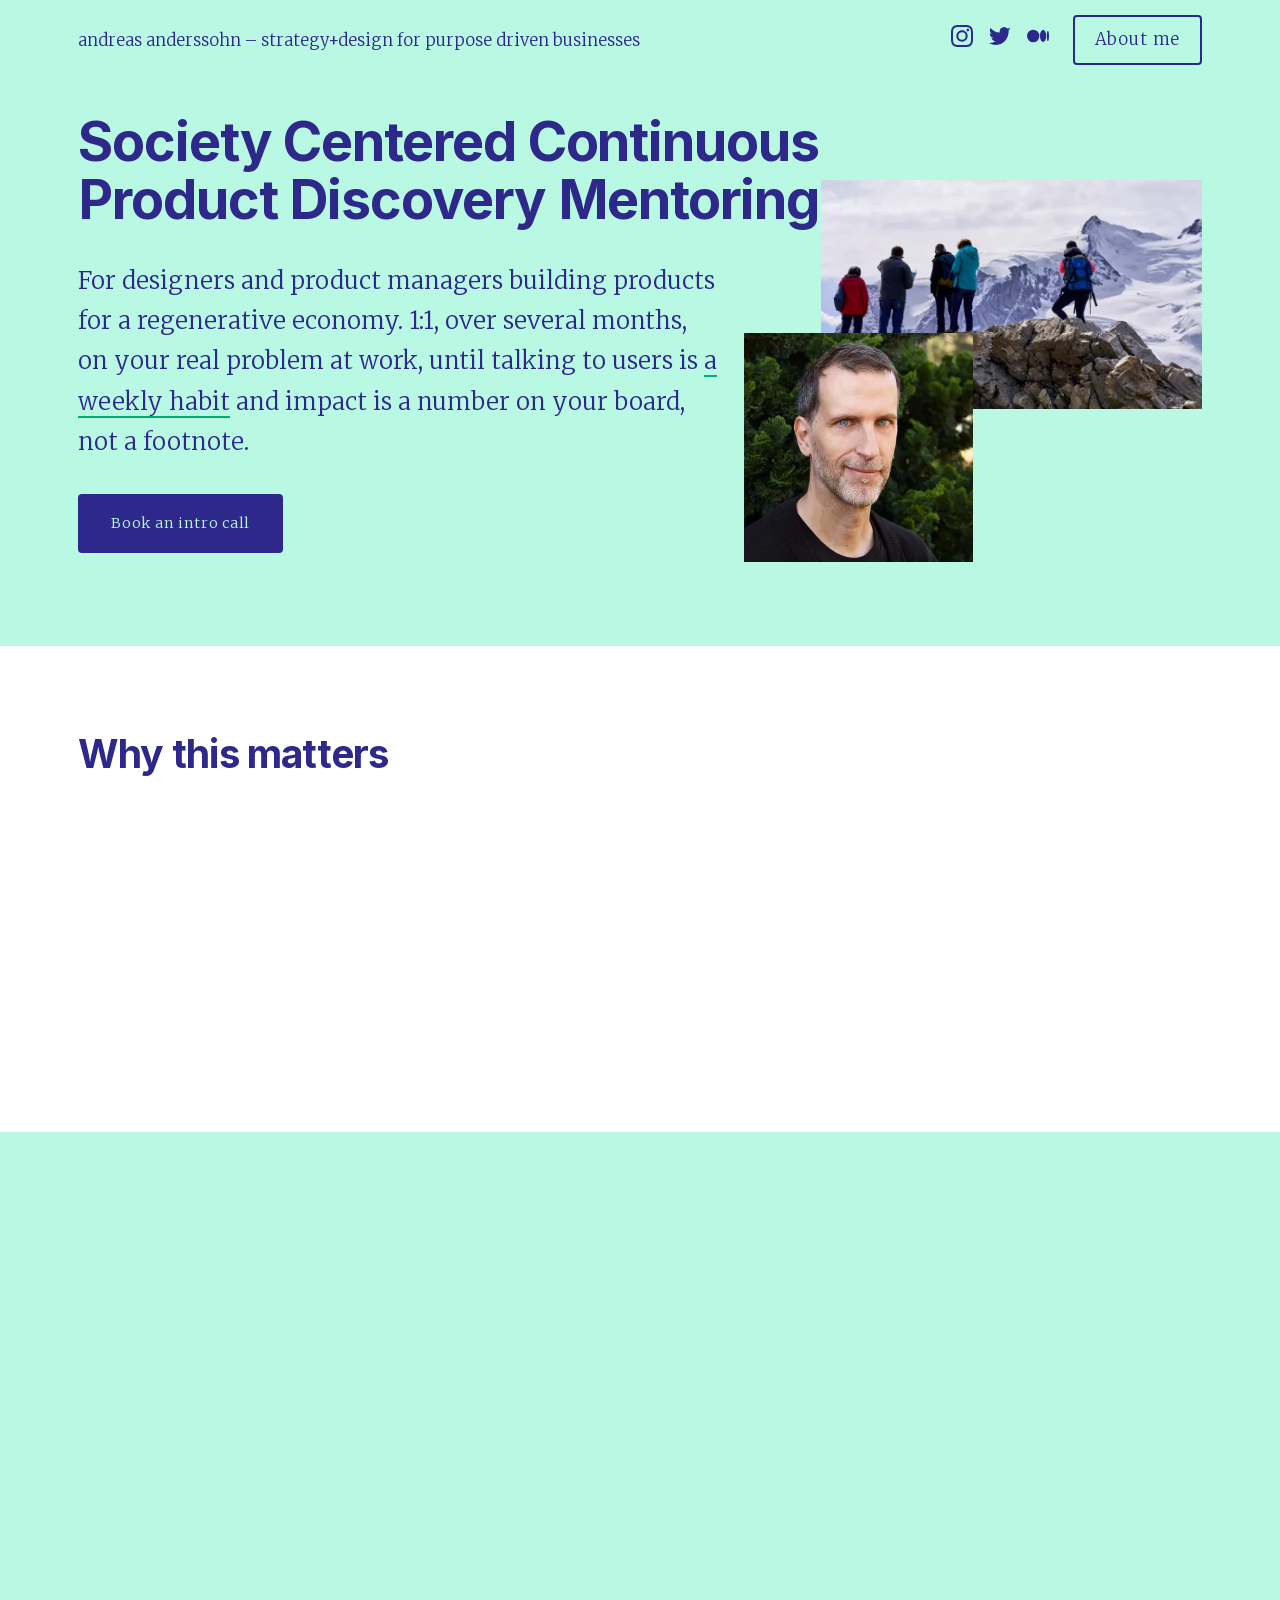
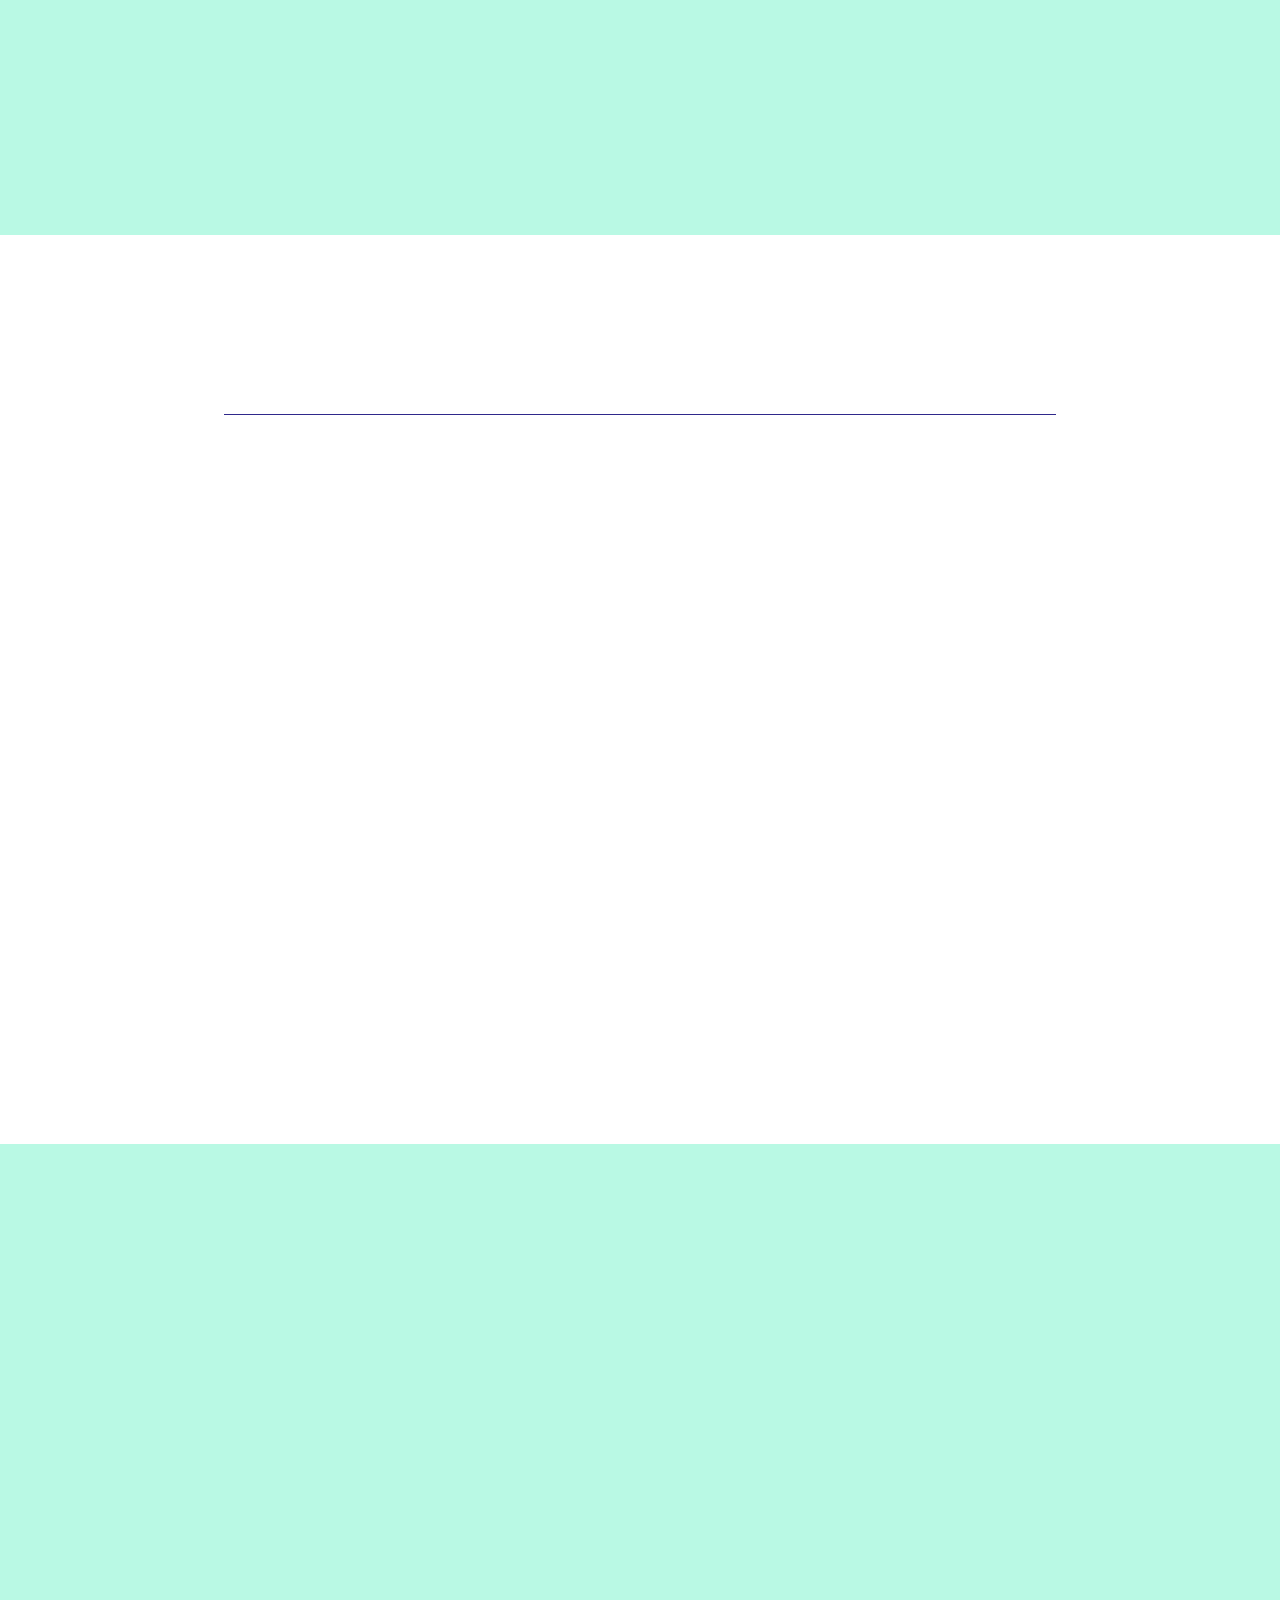
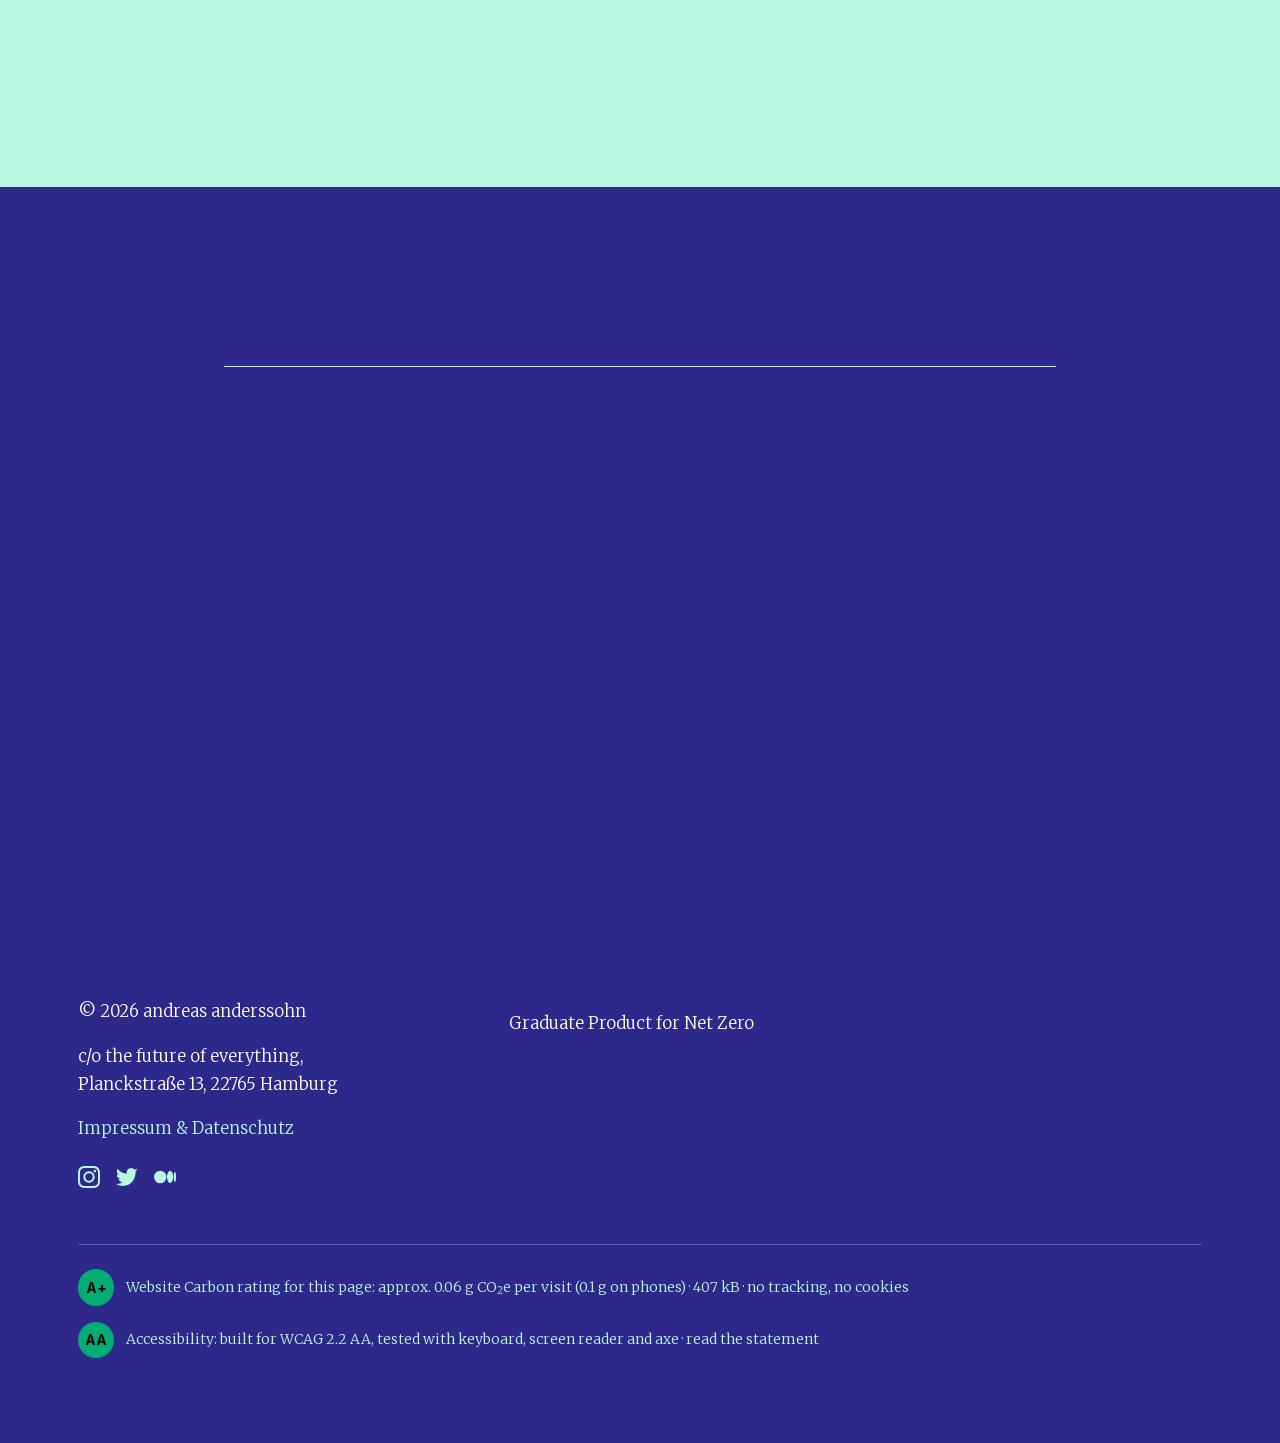
<file: mentoring/index.html>
<!DOCTYPE html>
<html lang="en">
  <head>
    <meta charset="utf-8">
    <meta name="viewport" content="width=device-width, initial-scale=1">
    <meta name="referrer" content="strict-origin-when-cross-origin">
    <title>Society Centered Continuous Product Discovery Mentoring – andreas anderssohn</title>
    <meta name="description" content="1:1 mentoring in Continuous Product Discovery for sustainability and purpose-led designers and product managers. Build a weekly discovery habit and make regenerative impact measurable.">
    <link rel="canonical" href="https://www.andreasanderssohn.com/mentoring/">
    
    <meta property="og:type" content="website">
    <meta property="og:site_name" content="andreas anderssohn">
    <meta property="og:title" content="Society Centered Continuous Product Discovery Mentoring – andreas anderssohn">
    <meta property="og:description" content="1:1 mentoring in Continuous Product Discovery for sustainability and purpose-led designers and product managers. Build a weekly discovery habit and make regenerative impact measurable.">
    <meta property="og:url" content="https://www.andreasanderssohn.com/mentoring/">
    <link rel="icon" type="image/svg+xml" href="/favicon.svg">
    <link rel="icon" href="/favicon.ico">
    <script>
      // Hide reveal targets only when motion will actually run, before first paint (no flash).
      if (!matchMedia("(prefers-reduced-motion: reduce)").matches && "IntersectionObserver" in window)
        document.documentElement.classList.add("js-reveal");
    </script>
  <meta http-equiv="content-security-policy" content="default-src 'self';img-src 'self' data:;font-src 'self';connect-src 'self';object-src 'none';base-uri 'self';form-action 'self'; script-src 'self' 'sha256-jfl9iYlXzON+WW/p0X7WJr/+Eat0aYXiwdQRD4wtHEY=' 'sha256-mPbkXuWS0utdiBugxkDK5LEa+tQ3IBQWtSSnxig1BsE=' 'sha256-BF0290pkb3jxQsE7z00xR8Imp8X34FLC88L0lkMnrGw=' 'sha256-QzWFZi+FLIx23tnm9SBU4aEgx4x8DsuASP07mfqol/c=' 'sha256-0chmwFk0zaA528yFfGV7J9ppIpdfTPPULncDF3WG7Zs=' 'sha256-eIXWvAmxkr251LJZkjniEK5LcPF3NkapbJepohwYRIc=' 'sha256-Q2BPg90ZMplYY+FSdApNErhpWafg2hcRRbndmvxuL/Q='; style-src 'self' 'sha256-SHSojcsANEY1DsQAahKfJuOoJlAlrhrqLMg4PUq98Oc=' 'sha256-47DEQpj8HBSa+/TImW+5JCeuQeRkm5NMpJWZG3hSuFU='; style-src-attr 'unsafe-inline';"><link rel="stylesheet" href="/_astro/Section.Cv-3q268.css"></head>
  <body class="has-fixed-header">
    <a class="skip-link" href="#main">Skip to content</a>
    <header class="site-header">
  <div class="container site-header__inner">
    <a class="site-header__title" href="/" data-reveal="slide">
      andreas anderssohn<span class="site-header__tagline"> – strategy+design for purpose driven businesses</span>
    </a>
    <div class="site-header__actions" data-reveal="slide">
      
      <ul class="social" aria-label="Social media">
  <li>
      <a href="https://instagram.com/supersoon" aria-label="Andreas on Instagram (opens in new tab)" target="_blank" rel="noopener me">
        <svg viewBox="0 0 24 24" aria-hidden="true"><path d="M7.0301.084c-1.2768.0602-2.1487.264-2.911.5634-.7888.3075-1.4575.72-2.1228 1.3877-.6652.6677-1.075 1.3368-1.3802 2.127-.2954.7638-.4956 1.6365-.552 2.914-.0564 1.2775-.0689 1.6882-.0626 4.947.0062 3.2586.0206 3.6671.0825 4.9473.061 1.2765.264 2.1482.5635 2.9107.308.7889.72 1.4573 1.388 2.1228.6679.6655 1.3365 1.0743 2.1285 1.38.7632.295 1.6361.4961 2.9134.552 1.2773.056 1.6884.069 4.9462.0627 3.2578-.0062 3.668-.0207 4.9478-.0814 1.28-.0607 2.147-.2652 2.9098-.5633.7889-.3086 1.4578-.72 2.1228-1.3881.665-.6682 1.0745-1.3378 1.3795-2.1284.2957-.7632.4966-1.636.552-2.9124.056-1.2809.0692-1.6898.063-4.948-.0063-3.2583-.021-3.6668-.0817-4.9465-.0607-1.2797-.264-2.1487-.5633-2.9117-.3084-.7889-.72-1.4568-1.3876-2.1228C21.2982 1.33 20.628.9208 19.8378.6165 19.074.321 18.2017.1197 16.9244.0645 15.6471.0093 15.236-.005 11.977.0014 8.718.0076 8.31.0215 7.0301.0839m.1402 21.6932c-1.17-.0509-1.8053-.2453-2.2287-.408-.5606-.216-.96-.4771-1.3819-.895-.422-.4178-.6811-.8186-.9-1.378-.1644-.4234-.3624-1.058-.4171-2.228-.0595-1.2645-.072-1.6442-.079-4.848-.007-3.2037.0053-3.583.0607-4.848.05-1.169.2456-1.805.408-2.2282.216-.5613.4762-.96.895-1.3816.4188-.4217.8184-.6814 1.3783-.9003.423-.1651 1.0575-.3614 2.227-.4171 1.2655-.06 1.6447-.072 4.848-.079 3.2033-.007 3.5835.005 4.8495.0608 1.169.0508 1.8053.2445 2.228.408.5608.216.96.4754 1.3816.895.4217.4194.6816.8176.9005 1.3787.1653.4217.3617 1.056.4169 2.2263.0602 1.2655.0739 1.645.0796 4.848.0058 3.203-.0055 3.5834-.061 4.848-.051 1.17-.245 1.8055-.408 2.2294-.216.5604-.4763.96-.8954 1.3814-.419.4215-.8181.6811-1.3783.9-.4224.1649-1.0577.3617-2.2262.4174-1.2656.0595-1.6448.072-4.8493.079-3.2045.007-3.5825-.006-4.848-.0608M16.953 5.5864A1.44 1.44 0 1 0 18.39 4.144a1.44 1.44 0 0 0-1.437 1.4424M5.8385 12.012c.0067 3.4032 2.7706 6.1557 6.173 6.1493 3.4026-.0065 6.157-2.7701 6.1506-6.1733-.0065-3.4032-2.771-6.1565-6.174-6.1498-3.403.0067-6.156 2.771-6.1496 6.1738M8 12.0077a4 4 0 1 1 4.008 3.9921A3.9996 3.9996 0 0 1 8 12.0077"></path></svg>
      </a>
    </li><li>
      <a href="https://mu.social/profile/and2x.eurosky.social" aria-label="Andreas on Eurosky (opens in new tab)" target="_blank" rel="noopener me">
        <svg viewBox="0 0 24 24" aria-hidden="true"><path d="M23.953 4.57a10 10 0 01-2.825.775 4.958 4.958 0 002.163-2.723c-.951.555-2.005.959-3.127 1.184a4.92 4.92 0 00-8.384 4.482C7.69 8.095 4.067 6.13 1.64 3.162a4.822 4.822 0 00-.666 2.475c0 1.71.87 3.213 2.188 4.096a4.904 4.904 0 01-2.228-.616v.06a4.923 4.923 0 003.946 4.827 4.996 4.996 0 01-2.212.085 4.936 4.936 0 004.604 3.417 9.867 9.867 0 01-6.102 2.105c-.39 0-.779-.023-1.17-.067a13.995 13.995 0 007.557 2.209c9.053 0 13.998-7.496 13.998-15.985 0-.21 0-.42-.015-.63A9.935 9.935 0 0024 4.59z"></path></svg>
      </a>
    </li><li>
      <a href="https://medium.com/@digitalproductdiscovery" aria-label="Andreas on Medium (opens in new tab)" target="_blank" rel="noopener me">
        <svg viewBox="0 0 24 24" aria-hidden="true"><path d="M13.54 12a6.8 6.8 0 01-6.77 6.82A6.8 6.8 0 010 12a6.8 6.8 0 016.77-6.82A6.8 6.8 0 0113.54 12zM20.96 12c0 3.54-1.51 6.42-3.38 6.42-1.87 0-3.39-2.88-3.39-6.42s1.52-6.42 3.39-6.42 3.38 2.88 3.38 6.42M24 12c0 3.17-.53 5.75-1.19 5.75-.66 0-1.19-2.58-1.19-5.75s.53-5.75 1.19-5.75C23.47 6.25 24 8.83 24 12z"></path></svg>
      </a>
    </li>
</ul>
      <a class="btn btn--outline" href="https://www.linkedin.com/in/supersoon/" target="_blank" rel="noopener">About me<span class="sr-only"> (opens in new tab)</span></a>
    </div>
  </div>
</header>
    <main id="main">
  <section aria-label="Introduction" class="section theme-mint">
  <div class="container">
    <div class="split hero">
      <div class="stack">
        <h1 data-reveal="slide">Society Centered Continuous Product Discovery Mentoring</h1>
        <p class="t-lead" data-reveal="fade">
          For designers and product managers building products for a regenerative economy. 1:1, over several months,
          on your real problem at work, until talking to users is <span class="hl" data-shape="underline">a weekly habit</span>
          and impact is a number on your board, not a footnote.
        </p>
        <div><a class="btn" href="https://calendly.com/andreasanderssohn/25min" data-reveal="slide" target="_blank" rel="noopener">Book an intro call<span class="sr-only"> (opens in new tab)</span></a></div>
      </div>
      <div class="collage" style="--collage-ratio: 1 / 1">
  
<img src="/_astro/product-discovery.Bx6arfI__ZHJAUp.webp" srcset="/_astro/product-discovery.Bx6arfI__ZHJAUp.webp 1x, /_astro/product-discovery.Bx6arfI__ZQR5LK.webp 2x" alt="Four hikers on a rocky summit looking out over snowy mountains." style="grid-area: 3 / 3 / 9 / 13" loading="eager" data-reveal="slide" decoding="async" width="440" height="247">
<img src="/_astro/portrait.Bmw39TXo_1Aw8m8.webp" srcset="/_astro/portrait.Bmw39TXo_1Aw8m8.webp 1x, /_astro/portrait.Bmw39TXo_Z1vq8kT.webp 2x" alt="Portrait of Andreas Anderssohn in front of green foliage." style="grid-area: 7 / 1 / 13 / 7" loading="eager" data-reveal="slide" decoding="async" width="440" height="440">
</div>
    </div>
  </div>
</section>

  <section id="why" aria-label="Why this matters" class="section theme-paper">
  <div class="container">
    <h2 class="section-head" data-reveal="slide">Why this matters</h2>
    <div class="grid-3">
      <div class="stack benefit" data-reveal="fade">
          <h3 class="t-h4">Good intentions, thin evidence</h3>
          <p>Purpose-led teams often know exactly why they exist, and much less about what their users actually need. Decisions get made on conviction in the meeting room, and the product drifts away from the people it serves and the impact it promises.</p>
        </div><div class="stack benefit" data-reveal="fade">
          <h3 class="t-h4">Discovery as a yearly batch</h3>
          <p>Research happens once, in a big project, and the insights age on a slide deck. By the time the next roadmap is set, nobody on the team has spoken to a user in months.</p>
        </div><div class="stack benefit" data-reveal="fade">
          <h3 class="t-h4">Impact next to the roadmap, not in it</h3>
          <p>Sustainability lives in the impact report while the OKR board tracks revenue and conversion. What nobody counts, the waste, the rework, the people beyond the direct user, doesn&#39;t get designed for.</p>
        </div>
    </div>
  </div>
</section>

  <section id="what-changes" aria-label="What changes" class="section theme-mint">
  <div class="container">
    <h2 class="section-head" data-reveal="slide">A regenerative lens on continuous discovery</h2>
    <div class="flow inset" data-reveal="fade" style="margin-bottom: var(--space-7)">
      <p>
        Continuous discovery means the people who build a product talk to the people who use it, every week, and decide
        in small steps based on what they learn. Most mentoring stops there. I add the lens that is usually missing:
        <span class="hl" data-shape="circle">value for society and the planet</span>, treated as part of the problem you are
        solving, not as a bolt-on topic.
      </p>
    </div>
    <p class="t-tagline" data-reveal="fade" style="margin-bottom: var(--space-6)">What you walk away with:</p>
    <div class="grid-3">
      <div class="stack benefit" data-reveal="fade">
          <h3 class="t-h4">a weekly discovery habit</h3>
          <p>You talk to users every week, capture what you learn in interview snapshots and map it on an Opportunity Solution Tree. A cadence that keeps running after the mentoring ends, not a one-off interview sprint.</p>
        </div><div class="stack benefit" data-reveal="fade">
          <h3 class="t-h4">impact as a number on the board</h3>
          <p>Rework, waste and failure rates are sustainability metrics. A first-time-right rate is avoided CO₂. We find the impact in the numbers your organisation already cares about, so it needs no separate budget to get attention.</p>
        </div><div class="stack benefit" data-reveal="fade">
          <h3 class="t-h4">a point of view of your own</h3>
          <p>Built from your own evidence and strong enough to hold in a room with senior stakeholders. Instead of reflecting their opinions back at them, you bring what you learned from users and what it means for strategy.</p>
        </div>
    </div>
  </div>
</section>

  <section id="topics" aria-label="What we work on" class="section theme-paper">
  <div class="container">
    <h2 class="section-head" data-reveal="slide">What we work on</h2>
    <div class="accordion inset">
  <details open data-reveal="fade">
      <summary>Getting started: baseline &amp; context</summary>
      <p class="accordion__body">Where you stand, where you want to go, and the one leading problem we work on together. Mapped on a whiteboard with Hopes &amp; Fears, a reduced Team Canvas and a Sailboat, then dot-voted, so the mentoring has a clear focus from session one.</p>
    </details><details data-reveal="fade">
      <summary>Continuous discovery fundamentals</summary>
      <p class="accordion__body">Outcomes as numbers that move, business versus product outcomes, the Opportunity Solution Tree, story-based interviewing, interview snapshots, jobs to be done, customer journeys and service blueprints to structure the problem space. Installed as a habit in your real work, not explained as a concept.</p>
    </details><details data-reveal="fade">
      <summary>The regenerative lens</summary>
      <p class="accordion__body">Mapping customer value beyond the direct user: the planet, future users, the supply chain, the community. Checking every opportunity for a double benefit: does it also solve a resource or impact problem? Finding sustainability as a metric in your running product instead of treating it as a separate topic.</p>
    </details><details data-reveal="fade">
      <summary>Assumptions &amp; experiments</summary>
      <p class="accordion__body">Identifying the riskiest assumption behind an idea and testing it as cheaply as possible, before it turns into code, budget and roadmap commitments.</p>
    </details><details data-reveal="fade">
      <summary>Your strategic point of view: senior to staff</summary>
      <p class="accordion__body">Forming a position from your own evidence and holding it under pressure from rank. Preparing stakeholder conversations so they end in decisions. The move from being strong in process to having a say in strategy.</p>
    </details><details data-reveal="fade">
      <summary>Making it stick in your team</summary>
      <p class="accordion__body">Anchoring the habit beyond yourself: environmental OKRs next to business OKRs, impact criteria in backlog prioritisation, discovery in the onboarding of new colleagues. Who runs the interviews when you are on holiday? The habit stops depending on one person.</p>
    </details><details data-reveal="fade">
      <summary>Facilitation, throughout</summary>
      <p class="accordion__body">Building rooms that lead to decisions instead of arguments: workshop formats, Note &amp; Vote, working together alone, co-creation with stakeholders. It runs through every topic, because it is the skill that makes the people around you better, too.</p>
    </details><details data-reveal="fade">
      <summary>On request: product strategy with Playing to Win</summary>
      <p class="accordion__body">When your leading problem is a strategy question rather than an execution problem: winning aspiration, where to play, how to win, what you deliberately don&#39;t do, then stress-tested with “what would have to be true”.</p>
    </details><details data-reveal="fade">
      <summary>Also on the table</summary>
      <p class="accordion__body">Consequence scanning for responsible innovation, digital emissions and sustainable AI, circular design, design sprints. We pick them up when your work needs them.</p>
    </details>
</div>
  </div>
</section>

  

  <section id="format" aria-label="How it works" class="section theme-mint">
  <div class="container">
    <h2 class="section-head" data-reveal="slide">How it works</h2>
    <div class="grid-3">
      <div class="stack benefit" data-reveal="fade">
          <h3 class="t-h4">Your problem, not a case study</h3>
          <p>Each session starts with what is on your desk right now. The topics above are a map, not a syllabus. Learning by doing, shaped around your context.</p>
        </div><div class="stack benefit" data-reveal="fade">
          <h3 class="t-h4">1:1, every two weeks</h3>
          <p>45 to 60 minutes per session, over four to six months. Long enough for a habit to form between sessions. If a topic needs two sessions, it gets two.</p>
        </div><div class="stack benefit" data-reveal="fade">
          <h3 class="t-h4">On a shared whiteboard</h3>
          <p>Miro or FigJam remotely, paper and sticky notes in Hamburg. Every topic is visualised and structured, not just talked about.</p>
        </div><div class="stack benefit" data-reveal="fade">
          <h3 class="t-h4">The same opening every time</h3>
          <p>What did you learn since we last spoke? How many people did you talk to? What became of last session&#39;s topic? Small questions that keep the habit honest.</p>
        </div><div class="stack benefit" data-reveal="fade">
          <h3 class="t-h4">A small commitment at the end</h3>
          <p>Every session closes with a mini experiment you write yourself: “By next time I will ___, so that I learn whether ___.” Small enough to fit into two weeks.</p>
        </div><div class="stack benefit" data-reveal="fade">
          <h3 class="t-h4">In English or German</h3>
          <p>Remote from anywhere, or in person in Hamburg.</p>
        </div>
    </div>
  </div>
</section>

  <section id="fit" aria-label="Good fit" class="section theme-ink">
  <div class="container">
    <h2 class="section-head" data-reveal="slide">This is for you if you…</h2>
    <div class="accordion inset">
  <details open data-reveal="fade">
      <summary>work as a designer or product manager in a purpose-led organisation</summary>
      <p class="accordion__body">Climate tech, energy, mobility, circular business models, NGOs, public services, or any team that wants its product to do good for people and the planet.</p>
    </details><details data-reveal="fade">
      <summary>already ship, but discovery isn&#39;t a habit yet</summary>
      <p class="accordion__body">You know the methods by name, but user contact happens in bursts, and decisions are made without it more often than you&#39;d like.</p>
    </details><details data-reveal="fade">
      <summary>want to grow from senior to staff or lead</summary>
      <p class="accordion__body">You are strong in process and want a stronger voice in strategy, with evidence to back it.</p>
    </details><details data-reveal="fade">
      <summary>want impact to be part of how success is measured</summary>
      <p class="accordion__body">Not a side project or a slide in the impact report, but a number next to the business numbers.</p>
    </details>
</div>
    <div class="inset" style="margin-top: var(--space-8)"><a class="btn" href="https://calendly.com/andreasanderssohn/25min" data-reveal="slide" target="_blank" rel="noopener">Book an intro call<span class="sr-only"> (opens in new tab)</span></a></div>
  </div>
</section>
</main>
    <footer class="section theme-ink site-footer">
  <div class="container site-footer__grid">
    <div class="flow">
      <p>© 2026 andreas anderssohn</p>
      <address>c/o the future of everything, Planckstraße 13, 22765 Hamburg</address>
      <nav class="site-footer__legal" aria-label="Legal">
        <a href="/impressum/">Impressum &amp; Datenschutz</a>
      </nav>
      <ul class="social" aria-label="Social media">
  <li>
      <a href="https://instagram.com/supersoon" aria-label="Andreas on Instagram (opens in new tab)" target="_blank" rel="noopener me">
        <svg viewBox="0 0 24 24" aria-hidden="true"><path d="M7.0301.084c-1.2768.0602-2.1487.264-2.911.5634-.7888.3075-1.4575.72-2.1228 1.3877-.6652.6677-1.075 1.3368-1.3802 2.127-.2954.7638-.4956 1.6365-.552 2.914-.0564 1.2775-.0689 1.6882-.0626 4.947.0062 3.2586.0206 3.6671.0825 4.9473.061 1.2765.264 2.1482.5635 2.9107.308.7889.72 1.4573 1.388 2.1228.6679.6655 1.3365 1.0743 2.1285 1.38.7632.295 1.6361.4961 2.9134.552 1.2773.056 1.6884.069 4.9462.0627 3.2578-.0062 3.668-.0207 4.9478-.0814 1.28-.0607 2.147-.2652 2.9098-.5633.7889-.3086 1.4578-.72 2.1228-1.3881.665-.6682 1.0745-1.3378 1.3795-2.1284.2957-.7632.4966-1.636.552-2.9124.056-1.2809.0692-1.6898.063-4.948-.0063-3.2583-.021-3.6668-.0817-4.9465-.0607-1.2797-.264-2.1487-.5633-2.9117-.3084-.7889-.72-1.4568-1.3876-2.1228C21.2982 1.33 20.628.9208 19.8378.6165 19.074.321 18.2017.1197 16.9244.0645 15.6471.0093 15.236-.005 11.977.0014 8.718.0076 8.31.0215 7.0301.0839m.1402 21.6932c-1.17-.0509-1.8053-.2453-2.2287-.408-.5606-.216-.96-.4771-1.3819-.895-.422-.4178-.6811-.8186-.9-1.378-.1644-.4234-.3624-1.058-.4171-2.228-.0595-1.2645-.072-1.6442-.079-4.848-.007-3.2037.0053-3.583.0607-4.848.05-1.169.2456-1.805.408-2.2282.216-.5613.4762-.96.895-1.3816.4188-.4217.8184-.6814 1.3783-.9003.423-.1651 1.0575-.3614 2.227-.4171 1.2655-.06 1.6447-.072 4.848-.079 3.2033-.007 3.5835.005 4.8495.0608 1.169.0508 1.8053.2445 2.228.408.5608.216.96.4754 1.3816.895.4217.4194.6816.8176.9005 1.3787.1653.4217.3617 1.056.4169 2.2263.0602 1.2655.0739 1.645.0796 4.848.0058 3.203-.0055 3.5834-.061 4.848-.051 1.17-.245 1.8055-.408 2.2294-.216.5604-.4763.96-.8954 1.3814-.419.4215-.8181.6811-1.3783.9-.4224.1649-1.0577.3617-2.2262.4174-1.2656.0595-1.6448.072-4.8493.079-3.2045.007-3.5825-.006-4.848-.0608M16.953 5.5864A1.44 1.44 0 1 0 18.39 4.144a1.44 1.44 0 0 0-1.437 1.4424M5.8385 12.012c.0067 3.4032 2.7706 6.1557 6.173 6.1493 3.4026-.0065 6.157-2.7701 6.1506-6.1733-.0065-3.4032-2.771-6.1565-6.174-6.1498-3.403.0067-6.156 2.771-6.1496 6.1738M8 12.0077a4 4 0 1 1 4.008 3.9921A3.9996 3.9996 0 0 1 8 12.0077"></path></svg>
      </a>
    </li><li>
      <a href="https://mu.social/profile/and2x.eurosky.social" aria-label="Andreas on Eurosky (opens in new tab)" target="_blank" rel="noopener me">
        <svg viewBox="0 0 24 24" aria-hidden="true"><path d="M23.953 4.57a10 10 0 01-2.825.775 4.958 4.958 0 002.163-2.723c-.951.555-2.005.959-3.127 1.184a4.92 4.92 0 00-8.384 4.482C7.69 8.095 4.067 6.13 1.64 3.162a4.822 4.822 0 00-.666 2.475c0 1.71.87 3.213 2.188 4.096a4.904 4.904 0 01-2.228-.616v.06a4.923 4.923 0 003.946 4.827 4.996 4.996 0 01-2.212.085 4.936 4.936 0 004.604 3.417 9.867 9.867 0 01-6.102 2.105c-.39 0-.779-.023-1.17-.067a13.995 13.995 0 007.557 2.209c9.053 0 13.998-7.496 13.998-15.985 0-.21 0-.42-.015-.63A9.935 9.935 0 0024 4.59z"></path></svg>
      </a>
    </li><li>
      <a href="https://medium.com/@digitalproductdiscovery" aria-label="Andreas on Medium (opens in new tab)" target="_blank" rel="noopener me">
        <svg viewBox="0 0 24 24" aria-hidden="true"><path d="M13.54 12a6.8 6.8 0 01-6.77 6.82A6.8 6.8 0 010 12a6.8 6.8 0 016.77-6.82A6.8 6.8 0 0113.54 12zM20.96 12c0 3.54-1.51 6.42-3.38 6.42-1.87 0-3.39-2.88-3.39-6.42s1.52-6.42 3.39-6.42 3.38 2.88 3.38 6.42M24 12c0 3.17-.53 5.75-1.19 5.75-.66 0-1.19-2.58-1.19-5.75s.53-5.75 1.19-5.75C23.47 6.25 24 8.83 24 12z"></path></svg>
      </a>
    </li>
</ul>
    </div>
    <figure class="site-footer__badge">
      
<img src="/_astro/product-for-net-zero.D0EHCa1f_Z1TWRlz.webp" alt="Product for Net Zero" loading="lazy" decoding="async" width="252" height="72">
      <figcaption>Graduate Product for Net Zero</figcaption>
    </figure>
    <figure class="site-footer__badge">
      
<img src="/_astro/creatives-for-climate-badge.4xIMQufO_Zz34Do.webp" alt="Creatives for Climate member badge" loading="lazy" decoding="async" width="280" height="280" class="site-footer__c4c">
    </figure>
    <!-- Values from `npm run measure` (Sustainable Web Design v4); deploy.sh refreshes them. -->
    <div class="site-footer__footprint">
      <p><a href="https://www.websitecarbon.com/website/andreasanderssohn-com/" target="_blank" rel="noopener">
        <span class="rating-badge">A+</span>
        <span>Website Carbon rating for this page: approx. 0.06 g CO<sub>2</sub>e per visit (0.1 g on phones) · 407 kB · no tracking, no cookies</span>
        <span class="sr-only"> (opens in new tab)</span>
      </a></p>
      <p><a href="/accessibility/">
        <span class="rating-badge">AA</span>
        <span>Accessibility: built for WCAG 2.2 AA, tested with keyboard, screen reader and axe · read the statement</span>
      </a></p>
    </div>
  </div>
</footer>
    <script type="module">var e={underline:{box:`0 0 100 10`,d:`M1 6 C 25 4, 55 7.5, 99 4.5`},wave:{box:`0 0 100 10`,d:`M1 6 Q 6 2 11 6 T 21 6 T 31 6 T 41 6 T 51 6 T 61 6 T 71 6 T 81 6 T 91 6 T 99 5`},circle:{box:`0 0 100 40`,d:`M58 3 C 25 1, 2 8, 2 21 C 2 34, 30 39, 55 38 C 82 37, 98 30, 98 19 C 98 8, 75 2, 45 4`}},t=document.querySelectorAll(`.hl[data-shape]`);t.forEach(t=>{let n=e[t.dataset.shape];n&&(t.insertAdjacentHTML(`beforeend`,`<svg viewBox="${n.box}" preserveAspectRatio="none" aria-hidden="true"><path pathLength="1" d="${n.d}"/></svg>`),t.hasAttribute(`data-draw`)&&document.documentElement.classList.contains(`js-reveal`)&&t.classList.add(`is-drawing`))});var n=()=>t.forEach(e=>e.classList.toggle(`hl--multiline`,e.getClientRects().length>1));if(n(),addEventListener(`resize`,n,{passive:!0}),document.documentElement.classList.contains(`js-reveal`)){document.querySelectorAll(`header, section, footer`).forEach(e=>{e.querySelectorAll(`[data-reveal]`).forEach((e,t)=>e.style.setProperty(`--i`,Math.min(t,15)))});let e=new IntersectionObserver(t=>{for(let n of t)n.isIntersecting&&(n.target.classList.add(n.target.classList.contains(`hl`)?`is-drawn`:`is-in`),e.unobserve(n.target))},{rootMargin:`0px 0px -10% 0px`});document.querySelectorAll(`[data-reveal], .hl.is-drawing`).forEach(t=>e.observe(t))}if(!matchMedia(`(prefers-reduced-motion: reduce)`).matches){let e={duration:parseFloat(getComputedStyle(document.documentElement).getPropertyValue(`--dur-accordion`))||350,easing:`ease`};document.querySelectorAll(`.accordion details`).forEach(t=>{let n=t.querySelector(`summary`),r=t.querySelector(`.accordion__body`);if(!n||!r)return;let i,a=(t,n,a)=>{i?.cancel(),r.classList.add(`is-animating`),i=r.animate([t,n],e),i.onfinish=i.oncancel=()=>{r.classList.remove(`is-animating`),a?.()}};n.addEventListener(`click`,e=>{e.preventDefault();let n=getComputedStyle(r).paddingBottom;t.open&&!t.classList.contains(`is-closing`)?(t.classList.add(`is-closing`),a({height:`${r.offsetHeight}px`,paddingBottom:n,opacity:1},{height:`0px`,paddingBottom:`0px`,opacity:0},()=>{t.classList.contains(`is-closing`)&&(t.open=!1),t.classList.remove(`is-closing`)})):(t.classList.remove(`is-closing`),t.open=!0,a({height:`0px`,paddingBottom:`0px`,opacity:0},{height:`${r.offsetHeight}px`,paddingBottom:n,opacity:1}))})})}</script></body>
</html>
</file>
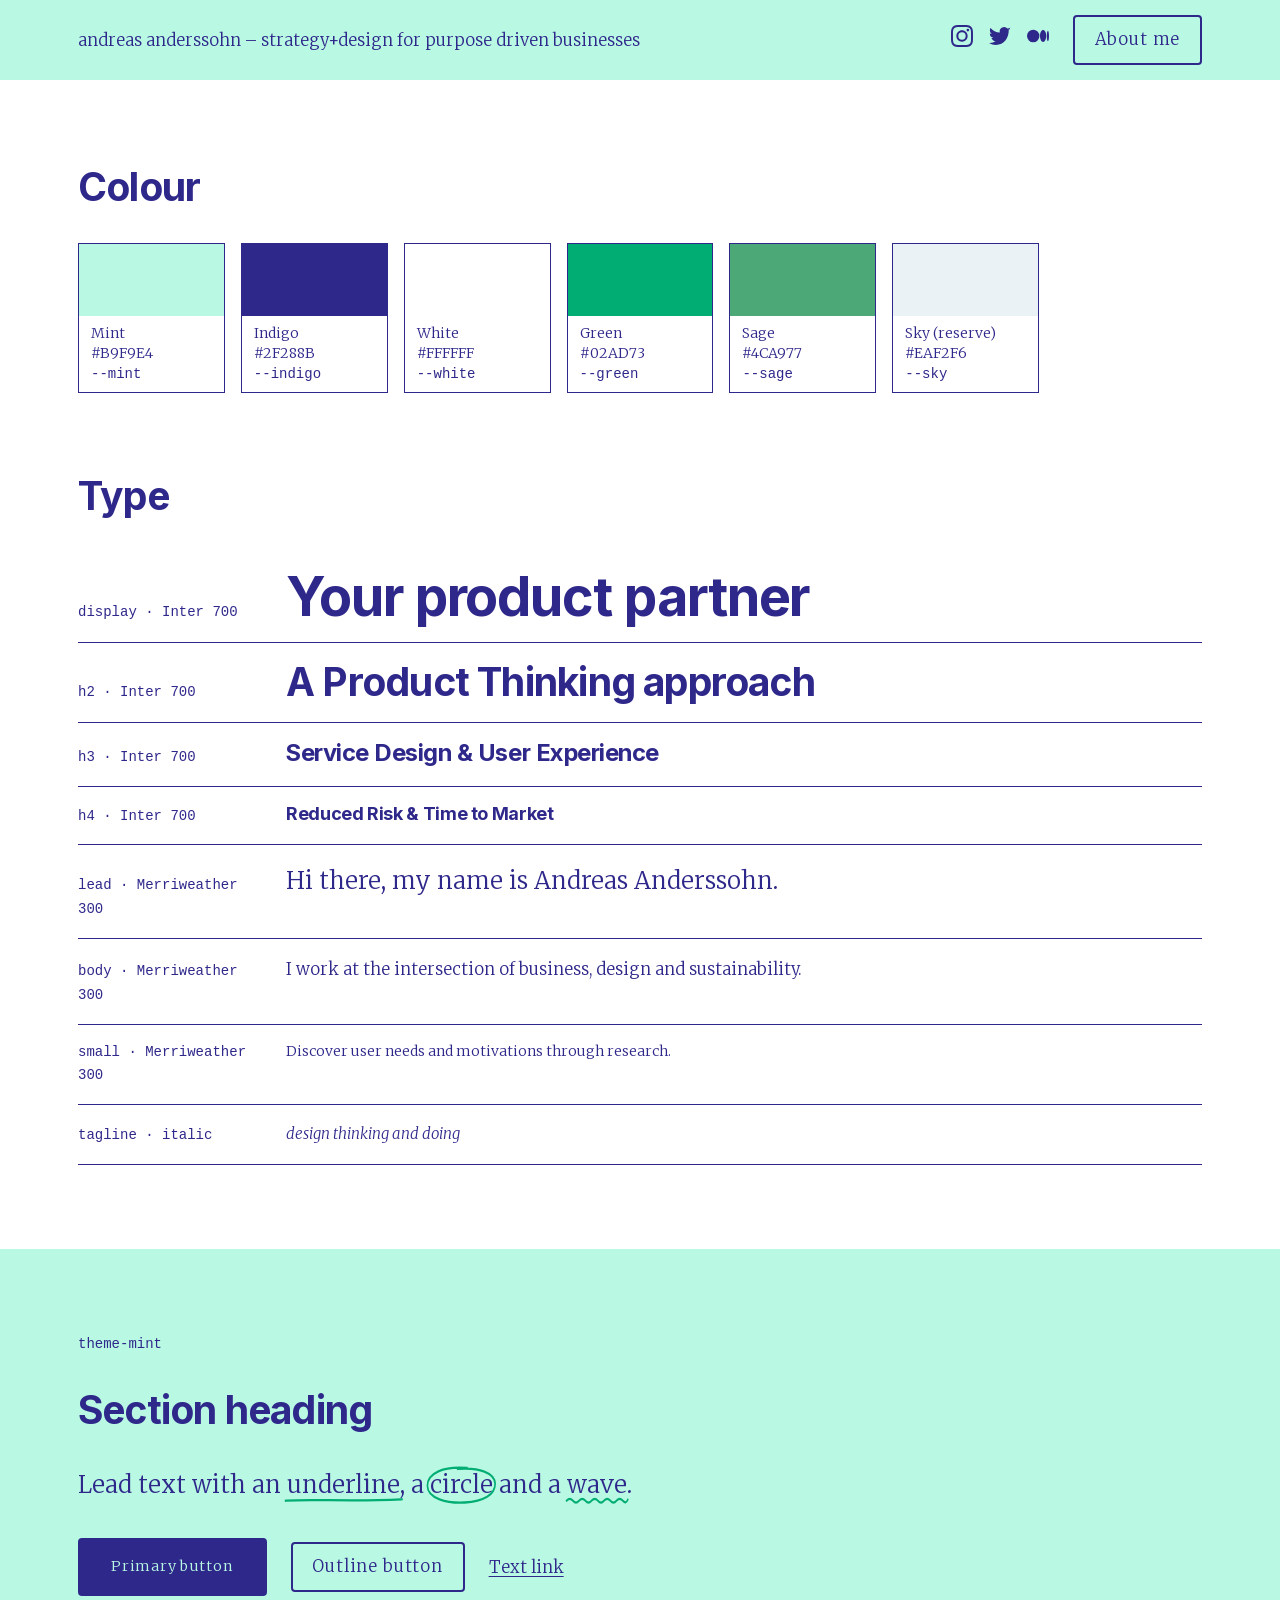
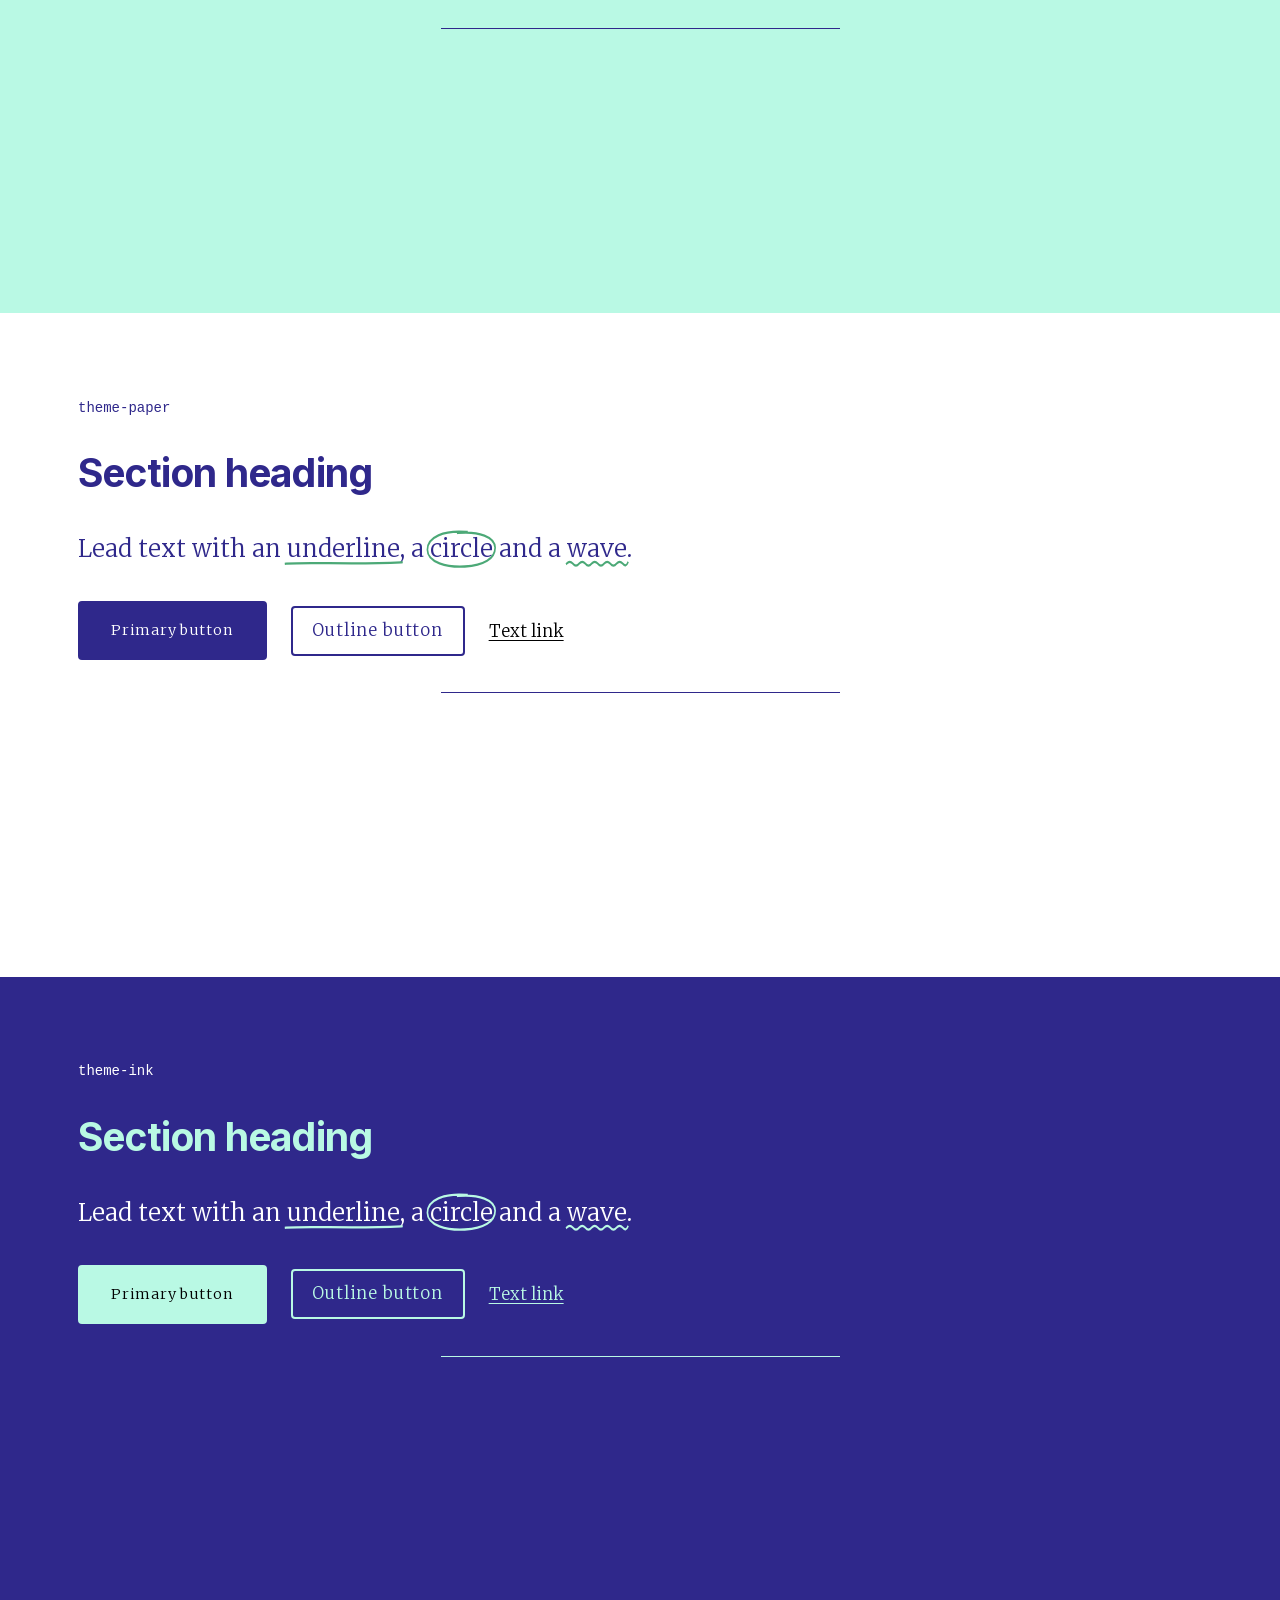
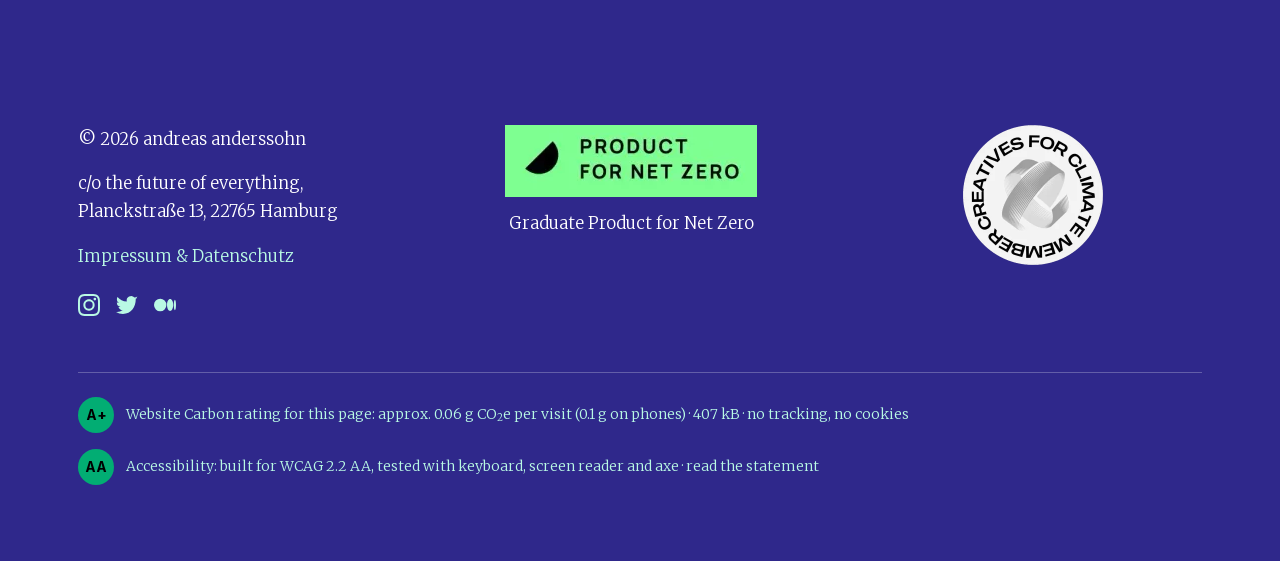
<file: styleguide/index.html>
<!DOCTYPE html>
<html lang="en">
  <head>
    <meta charset="utf-8">
    <meta name="viewport" content="width=device-width, initial-scale=1">
    <meta name="referrer" content="strict-origin-when-cross-origin">
    <title>Styleguide – andreas anderssohn</title>
    <meta name="description" content="Society centered design and regenerative strategy for purpose driven organisations, AI-assisted. Product discovery, service design and circular design from Hamburg.">
    <link rel="canonical" href="https://www.andreasanderssohn.com/styleguide/">
    <meta name="robots" content="noindex, nofollow">
    <meta property="og:type" content="website">
    <meta property="og:site_name" content="andreas anderssohn">
    <meta property="og:title" content="Styleguide – andreas anderssohn">
    <meta property="og:description" content="Society centered design and regenerative strategy for purpose driven organisations, AI-assisted. Product discovery, service design and circular design from Hamburg.">
    <meta property="og:url" content="https://www.andreasanderssohn.com/styleguide/">
    <link rel="icon" type="image/svg+xml" href="/favicon.svg">
    <link rel="icon" href="/favicon.ico">
    <script>
      // Hide reveal targets only when motion will actually run, before first paint (no flash).
      if (!matchMedia("(prefers-reduced-motion: reduce)").matches && "IntersectionObserver" in window)
        document.documentElement.classList.add("js-reveal");
    </script>
  <meta http-equiv="content-security-policy" content="default-src 'self';img-src 'self' data:;font-src 'self';connect-src 'self';object-src 'none';base-uri 'self';form-action 'self'; script-src 'self' 'sha256-jfl9iYlXzON+WW/p0X7WJr/+Eat0aYXiwdQRD4wtHEY=' 'sha256-mPbkXuWS0utdiBugxkDK5LEa+tQ3IBQWtSSnxig1BsE=' 'sha256-BF0290pkb3jxQsE7z00xR8Imp8X34FLC88L0lkMnrGw=' 'sha256-QzWFZi+FLIx23tnm9SBU4aEgx4x8DsuASP07mfqol/c=' 'sha256-0chmwFk0zaA528yFfGV7J9ppIpdfTPPULncDF3WG7Zs=' 'sha256-eIXWvAmxkr251LJZkjniEK5LcPF3NkapbJepohwYRIc=' 'sha256-Q2BPg90ZMplYY+FSdApNErhpWafg2hcRRbndmvxuL/Q='; style-src 'self' 'sha256-SHSojcsANEY1DsQAahKfJuOoJlAlrhrqLMg4PUq98Oc=' 'sha256-47DEQpj8HBSa+/TImW+5JCeuQeRkm5NMpJWZG3hSuFU='; style-src-attr 'unsafe-inline';"><link rel="stylesheet" href="/_astro/Section.Cv-3q268.css">
<style>.sg-swatches[data-astro-cid-cchbrayn]{gap:var(--space-4);grid-template-columns:repeat(auto-fill,minmax(9rem,1fr));display:grid}.sg-swatch[data-astro-cid-cchbrayn]{border:var(--hairline) solid var(--rule)}.sg-swatch[data-astro-cid-cchbrayn] div[data-astro-cid-cchbrayn]{height:4.5rem}.sg-swatch[data-astro-cid-cchbrayn] p[data-astro-cid-cchbrayn]{padding:var(--space-2) var(--space-3)}.sg-type[data-astro-cid-cchbrayn]{gap:var(--space-2) var(--space-6);padding-block:var(--space-4);border-bottom:var(--hairline) solid var(--rule);grid-template-columns:11rem 1fr;align-items:baseline;display:grid}.sg-type[data-astro-cid-cchbrayn] code[data-astro-cid-cchbrayn]{font-size:var(--fs-small)}@media (width<=600px){.sg-type[data-astro-cid-cchbrayn]{grid-template-columns:1fr}}.sg-row[data-astro-cid-cchbrayn]{gap:var(--space-5);flex-wrap:wrap;align-items:center;display:flex}
</style></head>
  <body class="has-fixed-header">
    <a class="skip-link" href="#main">Skip to content</a>
    <header class="site-header">
  <div class="container site-header__inner">
    <a class="site-header__title" href="/" data-reveal="slide">
      andreas anderssohn<span class="site-header__tagline"> – strategy+design for purpose driven businesses</span>
    </a>
    <div class="site-header__actions" data-reveal="slide">
      
      <ul class="social" aria-label="Social media">
  <li>
      <a href="https://instagram.com/supersoon" aria-label="Andreas on Instagram (opens in new tab)" target="_blank" rel="noopener me">
        <svg viewBox="0 0 24 24" aria-hidden="true"><path d="M7.0301.084c-1.2768.0602-2.1487.264-2.911.5634-.7888.3075-1.4575.72-2.1228 1.3877-.6652.6677-1.075 1.3368-1.3802 2.127-.2954.7638-.4956 1.6365-.552 2.914-.0564 1.2775-.0689 1.6882-.0626 4.947.0062 3.2586.0206 3.6671.0825 4.9473.061 1.2765.264 2.1482.5635 2.9107.308.7889.72 1.4573 1.388 2.1228.6679.6655 1.3365 1.0743 2.1285 1.38.7632.295 1.6361.4961 2.9134.552 1.2773.056 1.6884.069 4.9462.0627 3.2578-.0062 3.668-.0207 4.9478-.0814 1.28-.0607 2.147-.2652 2.9098-.5633.7889-.3086 1.4578-.72 2.1228-1.3881.665-.6682 1.0745-1.3378 1.3795-2.1284.2957-.7632.4966-1.636.552-2.9124.056-1.2809.0692-1.6898.063-4.948-.0063-3.2583-.021-3.6668-.0817-4.9465-.0607-1.2797-.264-2.1487-.5633-2.9117-.3084-.7889-.72-1.4568-1.3876-2.1228C21.2982 1.33 20.628.9208 19.8378.6165 19.074.321 18.2017.1197 16.9244.0645 15.6471.0093 15.236-.005 11.977.0014 8.718.0076 8.31.0215 7.0301.0839m.1402 21.6932c-1.17-.0509-1.8053-.2453-2.2287-.408-.5606-.216-.96-.4771-1.3819-.895-.422-.4178-.6811-.8186-.9-1.378-.1644-.4234-.3624-1.058-.4171-2.228-.0595-1.2645-.072-1.6442-.079-4.848-.007-3.2037.0053-3.583.0607-4.848.05-1.169.2456-1.805.408-2.2282.216-.5613.4762-.96.895-1.3816.4188-.4217.8184-.6814 1.3783-.9003.423-.1651 1.0575-.3614 2.227-.4171 1.2655-.06 1.6447-.072 4.848-.079 3.2033-.007 3.5835.005 4.8495.0608 1.169.0508 1.8053.2445 2.228.408.5608.216.96.4754 1.3816.895.4217.4194.6816.8176.9005 1.3787.1653.4217.3617 1.056.4169 2.2263.0602 1.2655.0739 1.645.0796 4.848.0058 3.203-.0055 3.5834-.061 4.848-.051 1.17-.245 1.8055-.408 2.2294-.216.5604-.4763.96-.8954 1.3814-.419.4215-.8181.6811-1.3783.9-.4224.1649-1.0577.3617-2.2262.4174-1.2656.0595-1.6448.072-4.8493.079-3.2045.007-3.5825-.006-4.848-.0608M16.953 5.5864A1.44 1.44 0 1 0 18.39 4.144a1.44 1.44 0 0 0-1.437 1.4424M5.8385 12.012c.0067 3.4032 2.7706 6.1557 6.173 6.1493 3.4026-.0065 6.157-2.7701 6.1506-6.1733-.0065-3.4032-2.771-6.1565-6.174-6.1498-3.403.0067-6.156 2.771-6.1496 6.1738M8 12.0077a4 4 0 1 1 4.008 3.9921A3.9996 3.9996 0 0 1 8 12.0077"></path></svg>
      </a>
    </li><li>
      <a href="https://mu.social/profile/and2x.eurosky.social" aria-label="Andreas on Eurosky (opens in new tab)" target="_blank" rel="noopener me">
        <svg viewBox="0 0 24 24" aria-hidden="true"><path d="M23.953 4.57a10 10 0 01-2.825.775 4.958 4.958 0 002.163-2.723c-.951.555-2.005.959-3.127 1.184a4.92 4.92 0 00-8.384 4.482C7.69 8.095 4.067 6.13 1.64 3.162a4.822 4.822 0 00-.666 2.475c0 1.71.87 3.213 2.188 4.096a4.904 4.904 0 01-2.228-.616v.06a4.923 4.923 0 003.946 4.827 4.996 4.996 0 01-2.212.085 4.936 4.936 0 004.604 3.417 9.867 9.867 0 01-6.102 2.105c-.39 0-.779-.023-1.17-.067a13.995 13.995 0 007.557 2.209c9.053 0 13.998-7.496 13.998-15.985 0-.21 0-.42-.015-.63A9.935 9.935 0 0024 4.59z"></path></svg>
      </a>
    </li><li>
      <a href="https://medium.com/@digitalproductdiscovery" aria-label="Andreas on Medium (opens in new tab)" target="_blank" rel="noopener me">
        <svg viewBox="0 0 24 24" aria-hidden="true"><path d="M13.54 12a6.8 6.8 0 01-6.77 6.82A6.8 6.8 0 010 12a6.8 6.8 0 016.77-6.82A6.8 6.8 0 0113.54 12zM20.96 12c0 3.54-1.51 6.42-3.38 6.42-1.87 0-3.39-2.88-3.39-6.42s1.52-6.42 3.39-6.42 3.38 2.88 3.38 6.42M24 12c0 3.17-.53 5.75-1.19 5.75-.66 0-1.19-2.58-1.19-5.75s.53-5.75 1.19-5.75C23.47 6.25 24 8.83 24 12z"></path></svg>
      </a>
    </li>
</ul>
      <a class="btn btn--outline" href="https://www.linkedin.com/in/supersoon/" target="_blank" rel="noopener">About me<span class="sr-only"> (opens in new tab)</span></a>
    </div>
  </div>
</header>
    <main id="main">
  <section aria-label="Colour and type" class="section theme-paper">
  <div class="container">
    <div class="stack" data-astro-cid-cchbrayn>
      <h2 data-astro-cid-cchbrayn>Colour</h2>
      <div class="sg-swatches" data-astro-cid-cchbrayn>
        <div class="sg-swatch" data-astro-cid-cchbrayn><div style="background: var(--mint)" data-astro-cid-cchbrayn></div><p class="t-small" data-astro-cid-cchbrayn>Mint<br data-astro-cid-cchbrayn>#B9F9E4<br data-astro-cid-cchbrayn><code data-astro-cid-cchbrayn>--mint</code></p></div><div class="sg-swatch" data-astro-cid-cchbrayn><div style="background: var(--indigo)" data-astro-cid-cchbrayn></div><p class="t-small" data-astro-cid-cchbrayn>Indigo<br data-astro-cid-cchbrayn>#2F288B<br data-astro-cid-cchbrayn><code data-astro-cid-cchbrayn>--indigo</code></p></div><div class="sg-swatch" data-astro-cid-cchbrayn><div style="background: var(--white)" data-astro-cid-cchbrayn></div><p class="t-small" data-astro-cid-cchbrayn>White<br data-astro-cid-cchbrayn>#FFFFFF<br data-astro-cid-cchbrayn><code data-astro-cid-cchbrayn>--white</code></p></div><div class="sg-swatch" data-astro-cid-cchbrayn><div style="background: var(--green)" data-astro-cid-cchbrayn></div><p class="t-small" data-astro-cid-cchbrayn>Green<br data-astro-cid-cchbrayn>#02AD73<br data-astro-cid-cchbrayn><code data-astro-cid-cchbrayn>--green</code></p></div><div class="sg-swatch" data-astro-cid-cchbrayn><div style="background: var(--sage)" data-astro-cid-cchbrayn></div><p class="t-small" data-astro-cid-cchbrayn>Sage<br data-astro-cid-cchbrayn>#4CA977<br data-astro-cid-cchbrayn><code data-astro-cid-cchbrayn>--sage</code></p></div><div class="sg-swatch" data-astro-cid-cchbrayn><div style="background: var(--sky)" data-astro-cid-cchbrayn></div><p class="t-small" data-astro-cid-cchbrayn>Sky (reserve)<br data-astro-cid-cchbrayn>#EAF2F6<br data-astro-cid-cchbrayn><code data-astro-cid-cchbrayn>--sky</code></p></div>
      </div>
      <h2 style="margin-top: var(--space-7)" data-astro-cid-cchbrayn>Type</h2>
      <div data-astro-cid-cchbrayn>
        <div class="sg-type" data-astro-cid-cchbrayn><code data-astro-cid-cchbrayn>display · Inter 700</code><span class="t-display" data-astro-cid-cchbrayn>Your product partner</span></div><div class="sg-type" data-astro-cid-cchbrayn><code data-astro-cid-cchbrayn>h2 · Inter 700</code><span class="t-h2" data-astro-cid-cchbrayn>A Product Thinking approach</span></div><div class="sg-type" data-astro-cid-cchbrayn><code data-astro-cid-cchbrayn>h3 · Inter 700</code><span class="t-h3" data-astro-cid-cchbrayn>Service Design &amp; User Experience</span></div><div class="sg-type" data-astro-cid-cchbrayn><code data-astro-cid-cchbrayn>h4 · Inter 700</code><span class="t-h4" data-astro-cid-cchbrayn>Reduced Risk &amp; Time to Market</span></div><div class="sg-type" data-astro-cid-cchbrayn><code data-astro-cid-cchbrayn>lead · Merriweather 300</code><span class="t-lead" data-astro-cid-cchbrayn>Hi there, my name is Andreas Anderssohn.</span></div><div class="sg-type" data-astro-cid-cchbrayn><code data-astro-cid-cchbrayn>body · Merriweather 300</code><span class data-astro-cid-cchbrayn>I work at the intersection of business, design and sustainability.</span></div><div class="sg-type" data-astro-cid-cchbrayn><code data-astro-cid-cchbrayn>small · Merriweather 300</code><span class="t-small" data-astro-cid-cchbrayn>Discover user needs and motivations through research.</span></div><div class="sg-type" data-astro-cid-cchbrayn><code data-astro-cid-cchbrayn>tagline · italic</code><span class="t-tagline" data-astro-cid-cchbrayn>design thinking and doing</span></div>
      </div>
    </div>
  </div>
</section>

  <section aria-label="Theme mint" class="section theme-mint">
  <div class="container">
      <div class="stack" data-astro-cid-cchbrayn>
        <p class="t-small" data-astro-cid-cchbrayn><code data-astro-cid-cchbrayn>theme-mint</code></p>
        <h2 data-astro-cid-cchbrayn>Section heading</h2>
        <p class="t-lead" data-astro-cid-cchbrayn>
          Lead text with an <span class="hl" data-shape="underline">underline</span>, a
          <span class="hl" data-shape="circle">circle</span> and a <span class="hl" data-shape="wave">wave</span>.
        </p>
        <div class="sg-row" data-astro-cid-cchbrayn>
          <a class="btn" href="#">Primary button</a>
          <a class="btn btn--outline" href="#" data-astro-cid-cchbrayn>Outline button</a>
          <a href="#" data-astro-cid-cchbrayn>Text link</a>
        </div>
        <div class="accordion inset">
  <details open data-reveal="fade">
      <summary>Open item</summary>
      <p class="accordion__body">Native details element, first item open by default.</p>
    </details><details data-reveal="fade">
      <summary>Closed item</summary>
      <p class="accordion__body">Plus turns into minus.</p>
    </details>
</div>
      </div>
    </div>
</section><section aria-label="Theme paper" class="section theme-paper">
  <div class="container">
      <div class="stack" data-astro-cid-cchbrayn>
        <p class="t-small" data-astro-cid-cchbrayn><code data-astro-cid-cchbrayn>theme-paper</code></p>
        <h2 data-astro-cid-cchbrayn>Section heading</h2>
        <p class="t-lead" data-astro-cid-cchbrayn>
          Lead text with an <span class="hl" data-shape="underline">underline</span>, a
          <span class="hl" data-shape="circle">circle</span> and a <span class="hl" data-shape="wave">wave</span>.
        </p>
        <div class="sg-row" data-astro-cid-cchbrayn>
          <a class="btn" href="#">Primary button</a>
          <a class="btn btn--outline" href="#" data-astro-cid-cchbrayn>Outline button</a>
          <a href="#" data-astro-cid-cchbrayn>Text link</a>
        </div>
        <div class="accordion inset">
  <details open data-reveal="fade">
      <summary>Open item</summary>
      <p class="accordion__body">Native details element, first item open by default.</p>
    </details><details data-reveal="fade">
      <summary>Closed item</summary>
      <p class="accordion__body">Plus turns into minus.</p>
    </details>
</div>
      </div>
    </div>
</section><section aria-label="Theme ink" class="section theme-ink">
  <div class="container">
      <div class="stack" data-astro-cid-cchbrayn>
        <p class="t-small" data-astro-cid-cchbrayn><code data-astro-cid-cchbrayn>theme-ink</code></p>
        <h2 data-astro-cid-cchbrayn>Section heading</h2>
        <p class="t-lead" data-astro-cid-cchbrayn>
          Lead text with an <span class="hl" data-shape="underline">underline</span>, a
          <span class="hl" data-shape="circle">circle</span> and a <span class="hl" data-shape="wave">wave</span>.
        </p>
        <div class="sg-row" data-astro-cid-cchbrayn>
          <a class="btn" href="#">Primary button</a>
          <a class="btn btn--outline" href="#" data-astro-cid-cchbrayn>Outline button</a>
          <a href="#" data-astro-cid-cchbrayn>Text link</a>
        </div>
        <div class="accordion inset">
  <details open data-reveal="fade">
      <summary>Open item</summary>
      <p class="accordion__body">Native details element, first item open by default.</p>
    </details><details data-reveal="fade">
      <summary>Closed item</summary>
      <p class="accordion__body">Plus turns into minus.</p>
    </details>
</div>
      </div>
    </div>
</section></main>
    <footer class="section theme-ink site-footer">
  <div class="container site-footer__grid">
    <div class="flow">
      <p>© 2026 andreas anderssohn</p>
      <address>c/o the future of everything, Planckstraße 13, 22765 Hamburg</address>
      <nav class="site-footer__legal" aria-label="Legal">
        <a href="/impressum/">Impressum &amp; Datenschutz</a>
      </nav>
      <ul class="social" aria-label="Social media">
  <li>
      <a href="https://instagram.com/supersoon" aria-label="Andreas on Instagram (opens in new tab)" target="_blank" rel="noopener me">
        <svg viewBox="0 0 24 24" aria-hidden="true"><path d="M7.0301.084c-1.2768.0602-2.1487.264-2.911.5634-.7888.3075-1.4575.72-2.1228 1.3877-.6652.6677-1.075 1.3368-1.3802 2.127-.2954.7638-.4956 1.6365-.552 2.914-.0564 1.2775-.0689 1.6882-.0626 4.947.0062 3.2586.0206 3.6671.0825 4.9473.061 1.2765.264 2.1482.5635 2.9107.308.7889.72 1.4573 1.388 2.1228.6679.6655 1.3365 1.0743 2.1285 1.38.7632.295 1.6361.4961 2.9134.552 1.2773.056 1.6884.069 4.9462.0627 3.2578-.0062 3.668-.0207 4.9478-.0814 1.28-.0607 2.147-.2652 2.9098-.5633.7889-.3086 1.4578-.72 2.1228-1.3881.665-.6682 1.0745-1.3378 1.3795-2.1284.2957-.7632.4966-1.636.552-2.9124.056-1.2809.0692-1.6898.063-4.948-.0063-3.2583-.021-3.6668-.0817-4.9465-.0607-1.2797-.264-2.1487-.5633-2.9117-.3084-.7889-.72-1.4568-1.3876-2.1228C21.2982 1.33 20.628.9208 19.8378.6165 19.074.321 18.2017.1197 16.9244.0645 15.6471.0093 15.236-.005 11.977.0014 8.718.0076 8.31.0215 7.0301.0839m.1402 21.6932c-1.17-.0509-1.8053-.2453-2.2287-.408-.5606-.216-.96-.4771-1.3819-.895-.422-.4178-.6811-.8186-.9-1.378-.1644-.4234-.3624-1.058-.4171-2.228-.0595-1.2645-.072-1.6442-.079-4.848-.007-3.2037.0053-3.583.0607-4.848.05-1.169.2456-1.805.408-2.2282.216-.5613.4762-.96.895-1.3816.4188-.4217.8184-.6814 1.3783-.9003.423-.1651 1.0575-.3614 2.227-.4171 1.2655-.06 1.6447-.072 4.848-.079 3.2033-.007 3.5835.005 4.8495.0608 1.169.0508 1.8053.2445 2.228.408.5608.216.96.4754 1.3816.895.4217.4194.6816.8176.9005 1.3787.1653.4217.3617 1.056.4169 2.2263.0602 1.2655.0739 1.645.0796 4.848.0058 3.203-.0055 3.5834-.061 4.848-.051 1.17-.245 1.8055-.408 2.2294-.216.5604-.4763.96-.8954 1.3814-.419.4215-.8181.6811-1.3783.9-.4224.1649-1.0577.3617-2.2262.4174-1.2656.0595-1.6448.072-4.8493.079-3.2045.007-3.5825-.006-4.848-.0608M16.953 5.5864A1.44 1.44 0 1 0 18.39 4.144a1.44 1.44 0 0 0-1.437 1.4424M5.8385 12.012c.0067 3.4032 2.7706 6.1557 6.173 6.1493 3.4026-.0065 6.157-2.7701 6.1506-6.1733-.0065-3.4032-2.771-6.1565-6.174-6.1498-3.403.0067-6.156 2.771-6.1496 6.1738M8 12.0077a4 4 0 1 1 4.008 3.9921A3.9996 3.9996 0 0 1 8 12.0077"></path></svg>
      </a>
    </li><li>
      <a href="https://mu.social/profile/and2x.eurosky.social" aria-label="Andreas on Eurosky (opens in new tab)" target="_blank" rel="noopener me">
        <svg viewBox="0 0 24 24" aria-hidden="true"><path d="M23.953 4.57a10 10 0 01-2.825.775 4.958 4.958 0 002.163-2.723c-.951.555-2.005.959-3.127 1.184a4.92 4.92 0 00-8.384 4.482C7.69 8.095 4.067 6.13 1.64 3.162a4.822 4.822 0 00-.666 2.475c0 1.71.87 3.213 2.188 4.096a4.904 4.904 0 01-2.228-.616v.06a4.923 4.923 0 003.946 4.827 4.996 4.996 0 01-2.212.085 4.936 4.936 0 004.604 3.417 9.867 9.867 0 01-6.102 2.105c-.39 0-.779-.023-1.17-.067a13.995 13.995 0 007.557 2.209c9.053 0 13.998-7.496 13.998-15.985 0-.21 0-.42-.015-.63A9.935 9.935 0 0024 4.59z"></path></svg>
      </a>
    </li><li>
      <a href="https://medium.com/@digitalproductdiscovery" aria-label="Andreas on Medium (opens in new tab)" target="_blank" rel="noopener me">
        <svg viewBox="0 0 24 24" aria-hidden="true"><path d="M13.54 12a6.8 6.8 0 01-6.77 6.82A6.8 6.8 0 010 12a6.8 6.8 0 016.77-6.82A6.8 6.8 0 0113.54 12zM20.96 12c0 3.54-1.51 6.42-3.38 6.42-1.87 0-3.39-2.88-3.39-6.42s1.52-6.42 3.39-6.42 3.38 2.88 3.38 6.42M24 12c0 3.17-.53 5.75-1.19 5.75-.66 0-1.19-2.58-1.19-5.75s.53-5.75 1.19-5.75C23.47 6.25 24 8.83 24 12z"></path></svg>
      </a>
    </li>
</ul>
    </div>
    <figure class="site-footer__badge">
      
<img src="/_astro/product-for-net-zero.D0EHCa1f_Z1TWRlz.webp" alt="Product for Net Zero" loading="lazy" decoding="async" width="252" height="72">
      <figcaption>Graduate Product for Net Zero</figcaption>
    </figure>
    <figure class="site-footer__badge">
      
<img src="/_astro/creatives-for-climate-badge.4xIMQufO_Zz34Do.webp" alt="Creatives for Climate member badge" loading="lazy" decoding="async" width="280" height="280" class="site-footer__c4c">
    </figure>
    <!-- Values from `npm run measure` (Sustainable Web Design v4); deploy.sh refreshes them. -->
    <div class="site-footer__footprint">
      <p><a href="https://www.websitecarbon.com/website/andreasanderssohn-com/" target="_blank" rel="noopener">
        <span class="rating-badge">A+</span>
        <span>Website Carbon rating for this page: approx. 0.06 g CO<sub>2</sub>e per visit (0.1 g on phones) · 407 kB · no tracking, no cookies</span>
        <span class="sr-only"> (opens in new tab)</span>
      </a></p>
      <p><a href="/accessibility/">
        <span class="rating-badge">AA</span>
        <span>Accessibility: built for WCAG 2.2 AA, tested with keyboard, screen reader and axe · read the statement</span>
      </a></p>
    </div>
  </div>
</footer>
    <script type="module">var e={underline:{box:`0 0 100 10`,d:`M1 6 C 25 4, 55 7.5, 99 4.5`},wave:{box:`0 0 100 10`,d:`M1 6 Q 6 2 11 6 T 21 6 T 31 6 T 41 6 T 51 6 T 61 6 T 71 6 T 81 6 T 91 6 T 99 5`},circle:{box:`0 0 100 40`,d:`M58 3 C 25 1, 2 8, 2 21 C 2 34, 30 39, 55 38 C 82 37, 98 30, 98 19 C 98 8, 75 2, 45 4`}},t=document.querySelectorAll(`.hl[data-shape]`);t.forEach(t=>{let n=e[t.dataset.shape];n&&(t.insertAdjacentHTML(`beforeend`,`<svg viewBox="${n.box}" preserveAspectRatio="none" aria-hidden="true"><path pathLength="1" d="${n.d}"/></svg>`),t.hasAttribute(`data-draw`)&&document.documentElement.classList.contains(`js-reveal`)&&t.classList.add(`is-drawing`))});var n=()=>t.forEach(e=>e.classList.toggle(`hl--multiline`,e.getClientRects().length>1));if(n(),addEventListener(`resize`,n,{passive:!0}),document.documentElement.classList.contains(`js-reveal`)){document.querySelectorAll(`header, section, footer`).forEach(e=>{e.querySelectorAll(`[data-reveal]`).forEach((e,t)=>e.style.setProperty(`--i`,Math.min(t,15)))});let e=new IntersectionObserver(t=>{for(let n of t)n.isIntersecting&&(n.target.classList.add(n.target.classList.contains(`hl`)?`is-drawn`:`is-in`),e.unobserve(n.target))},{rootMargin:`0px 0px -10% 0px`});document.querySelectorAll(`[data-reveal], .hl.is-drawing`).forEach(t=>e.observe(t))}if(!matchMedia(`(prefers-reduced-motion: reduce)`).matches){let e={duration:parseFloat(getComputedStyle(document.documentElement).getPropertyValue(`--dur-accordion`))||350,easing:`ease`};document.querySelectorAll(`.accordion details`).forEach(t=>{let n=t.querySelector(`summary`),r=t.querySelector(`.accordion__body`);if(!n||!r)return;let i,a=(t,n,a)=>{i?.cancel(),r.classList.add(`is-animating`),i=r.animate([t,n],e),i.onfinish=i.oncancel=()=>{r.classList.remove(`is-animating`),a?.()}};n.addEventListener(`click`,e=>{e.preventDefault();let n=getComputedStyle(r).paddingBottom;t.open&&!t.classList.contains(`is-closing`)?(t.classList.add(`is-closing`),a({height:`${r.offsetHeight}px`,paddingBottom:n,opacity:1},{height:`0px`,paddingBottom:`0px`,opacity:0},()=>{t.classList.contains(`is-closing`)&&(t.open=!1),t.classList.remove(`is-closing`)})):(t.classList.remove(`is-closing`),t.open=!0,a({height:`0px`,paddingBottom:`0px`,opacity:0},{height:`${r.offsetHeight}px`,paddingBottom:n,opacity:1}))})})}</script></body>
</html>
</file>
<file: _astro/Section.Cv-3q268.css>
@font-face{font-family:Inter;font-style:normal;font-weight:700;font-display:swap;src:url(/_astro/inter-700-latin.DSJwfmLp.woff2)format("woff2");unicode-range:U+??,U+131,U+152-153,U+2BB-2BC,U+2C6,U+2DA,U+2DC,U+304,U+308,U+329,U+2000-206F,U+20AC,U+2122,U+2191,U+2193,U+2212,U+2215,U+FEFF,U+FFFD}@font-face{font-family:Inter;font-style:normal;font-weight:700;font-display:swap;src:url(/_astro/inter-700-latin-ext.CCU_LgSy.woff2)format("woff2");unicode-range:U+100-2BA,U+2BD-2C5,U+2C7-2CC,U+2CE-2D7,U+2DD-2FF,U+304,U+308,U+329,U+1D00-1DBF,U+1E00-1E9F,U+1EF2-1EFF,U+2020,U+20A0-20AB,U+20AD-20C0,U+2113,U+2C60-2C7F,U+A720-A7FF}@font-face{font-family:Merriweather;font-style:normal;font-weight:300;font-display:swap;src:url(/_astro/merriweather-300-latin.COQXyPLO.woff2)format("woff2");unicode-range:U+??,U+131,U+152-153,U+2BB-2BC,U+2C6,U+2DA,U+2DC,U+304,U+308,U+329,U+2000-206F,U+20AC,U+2122,U+2191,U+2193,U+2212,U+2215,U+FEFF,U+FFFD}@font-face{font-family:Merriweather;font-style:normal;font-weight:300;font-display:swap;src:url(/_astro/merriweather-300-latin-ext.BZSft0S8.woff2)format("woff2");unicode-range:U+100-2BA,U+2BD-2C5,U+2C7-2CC,U+2CE-2D7,U+2DD-2FF,U+304,U+308,U+329,U+1D00-1DBF,U+1E00-1E9F,U+1EF2-1EFF,U+2020,U+20A0-20AB,U+20AD-20C0,U+2113,U+2C60-2C7F,U+A720-A7FF}@font-face{font-family:Merriweather;font-style:italic;font-weight:300;font-display:swap;src:url(/_astro/merriweather-italic-300-latin.BEfCHDb7.woff2)format("woff2");unicode-range:U+??,U+131,U+152-153,U+2BB-2BC,U+2C6,U+2DA,U+2DC,U+304,U+308,U+329,U+2000-206F,U+20AC,U+2122,U+2191,U+2193,U+2212,U+2215,U+FEFF,U+FFFD}@font-face{font-family:Merriweather;font-style:italic;font-weight:300;font-display:swap;src:url(/_astro/merriweather-italic-300-latin-ext.B0rcVsDt.woff2)format("woff2");unicode-range:U+100-2BA,U+2BD-2C5,U+2C7-2CC,U+2CE-2D7,U+2DD-2FF,U+304,U+308,U+329,U+1D00-1DBF,U+1E00-1E9F,U+1EF2-1EFF,U+2020,U+20A0-20AB,U+20AD-20C0,U+2113,U+2C60-2C7F,U+A720-A7FF}:root{--mint:#b9f9e4;--indigo:#2f288b;--sky:#eaf2f6;--green:#02ad73;--sage:#4ca977;--todo:#ffe58a;--white:#fff;--black:#000;--surface:var(--mint);--text:var(--indigo);--heading:var(--indigo);--link:var(--indigo);--mark:var(--green);--rule:var(--indigo);--btn-bg:var(--indigo);--btn-text:var(--mint);--focus:var(--indigo);--font-heading:"Inter", ui-sans-serif, system-ui, -apple-system, "Segoe UI", sans-serif;--font-body:"Merriweather", ui-serif, Georgia, "Times New Roman", serif;--fs-display:clamp(2.69rem, 2.26rem + 1.65vw, 3.375rem);--fs-h2:clamp(1.9rem, 1.55rem + 1.4vw, 2.44rem);--fs-h3:clamp(1.34rem, 1.28rem + .25vw, 1.5rem);--fs-h4:clamp(1.07rem, 1.05rem + .1vw, 1.125rem);--fs-lead:clamp(1.34rem, 1.28rem + .25vw, 1.5rem);--fs-body:1.03rem;--fs-tagline:.9375rem;--fs-small:.875rem;--fw-body:300;--fw-body-strong:300;--fw-heading:700;--lh-heading:1.075;--lh-tight:1.2;--lh-body:1.7;--ls-heading:-.02em;--ls-button:.05em;--measure:62ch;--container:1124px;--gutter:clamp(16px, 4vw, 64px);--grid-gap:clamp(16px, 2vw, 32px);--section-pad:clamp(3.7rem, 6.6vw, 6rem);--section-pad-sm:clamp(1rem, 2vw, 3rem);--header-h:80px;--space-1:.25rem;--space-2:.5rem;--space-3:.75rem;--space-4:1rem;--space-5:1.5rem;--space-6:2rem;--space-7:3rem;--space-8:4rem;--radius:4px;--border:2px;--hairline:1px;--ease:ease;--dur-reveal:.45s;--reveal-shift:30%;--stagger:40ms;--dur-hover:.1s;--dur-icon:.25s;--dur-accordion:.35s;--dur-draw:.5s}.theme-mint{--surface:var(--mint);--text:var(--indigo);--heading:var(--indigo);--link:var(--indigo);--mark:var(--green);--rule:var(--indigo);--btn-bg:var(--indigo);--btn-text:var(--mint)}.theme-paper{--surface:var(--white);--text:var(--indigo);--heading:var(--indigo);--link:var(--black);--mark:var(--sage);--rule:var(--indigo);--btn-bg:var(--indigo);--btn-text:var(--white)}.theme-ink{--surface:var(--indigo);--text:var(--white);--heading:var(--mint);--link:var(--mint);--mark:var(--mint);--rule:var(--mint);--btn-bg:var(--mint);--btn-text:var(--black);--focus:var(--mint)}*,:before,:after{box-sizing:border-box}html{-webkit-text-size-adjust:100%;scroll-padding-top:var(--header-h)}body{background:var(--surface);color:var(--text);font-family:var(--font-body);font-weight:var(--fw-body);font-size:var(--fs-body);line-height:var(--lh-body);-webkit-font-smoothing:antialiased;font-synthesis:none;margin:0}img{max-width:100%;height:auto;display:block}:focus-visible{outline:2px solid var(--focus);outline-offset:3px}h1,h2,h3,h4,.t-display,.t-h2,.t-h3,.t-h4{font-family:var(--font-heading);font-weight:var(--fw-heading);letter-spacing:var(--ls-heading);line-height:var(--lh-tight);color:var(--heading);text-wrap:balance;margin:0}h1,.t-display{font-size:var(--fs-display);line-height:var(--lh-heading)}h2,.t-h2{font-size:var(--fs-h2)}h3,.t-h3{font-size:var(--fs-h3)}h4,.t-h4{font-size:var(--fs-h4)}p{margin:0}.t-lead{font-size:var(--fs-lead);line-height:var(--lh-body)}.t-small{font-size:var(--fs-small);line-height:1.4}.t-tagline{font-style:italic;font-size:var(--fs-tagline);line-height:var(--lh-body)}.flow>*+*{margin-top:1em}a{color:var(--link);text-underline-offset:.18em;text-decoration:underline 1px}a:hover{text-decoration-thickness:2px}.section{background:var(--surface);color:var(--text);padding-block:var(--section-pad)}.section--sm{padding-block:var(--section-pad-sm)}.container{width:min(var(--container), 100% - 2 * var(--gutter));margin-inline:auto}.stack{gap:var(--space-6);flex-direction:column;display:flex}.grid-3{gap:var(--space-7) var(--grid-gap);grid-template-columns:repeat(auto-fit,minmax(min(100%,18rem),1fr));display:grid}.split{gap:var(--space-7) var(--grid-gap);grid-template-columns:1fr;display:grid}@media (width>=768px){.split{grid-template-columns:5fr 6fr;align-items:start}.split.hero{grid-template-columns:minmax(0,7fr) minmax(0,5fr);align-items:center}.split.about{grid-template-columns:minmax(0,5fr) minmax(0,9fr)}}.inset{max-width:52rem;margin-inline:auto}.site-header{z-index:10;min-height:var(--header-h);background:var(--mint);color:var(--indigo);position:fixed;inset:0 0 auto}.site-header__inner{justify-content:space-between;align-items:center;gap:var(--space-5);min-height:var(--header-h);display:flex}.site-header__title{font-size:var(--fs-body);color:inherit;white-space:nowrap;text-decoration:none}.site-header .btn--outline{white-space:nowrap}@media (width<=480px){.site-header .social{display:none}.site-header .btn--outline{font-size:var(--fs-small);padding:.5em .8em}}.site-header__actions{align-items:center;gap:var(--space-5);display:flex}.site-header__tagline{display:none}@media (width>=900px){.site-header__tagline{display:inline}}.site-nav{gap:var(--space-5);display:flex}.site-nav a{text-decoration:none}.site-nav a[aria-current=page]{text-decoration:underline}@media (width<=767px){.site-nav{display:none}}.social{gap:var(--space-4);margin:0;padding:0;list-style:none;display:flex}.social a{color:inherit;display:inline-flex}.social svg{fill:currentColor;width:22px;height:22px}body.has-fixed-header{padding-top:var(--header-h)}.btn{border:var(--border) solid var(--btn-bg);border-radius:var(--radius);background:var(--btn-bg);color:var(--btn-text);font-family:var(--font-body);font-weight:var(--fw-body);letter-spacing:var(--ls-button);transition:background-color var(--dur-hover) linear, color var(--dur-hover) linear;cursor:pointer;justify-content:center;align-items:center;padding:1.3em 2.17em;font-size:.9rem;line-height:1.2;text-decoration:none;display:inline-flex}.btn:hover{color:var(--btn-bg);background:0 0}.btn--outline{color:var(--btn-bg);font-size:var(--fs-body);font-weight:var(--fw-body-strong);background:0 0;padding:.8em 1.2em}.btn--outline:hover{background:var(--btn-bg);color:var(--btn-text)}.hl{position:relative}.hl--nowrap{white-space:nowrap}.hl--multiline{text-decoration:underline var(--mark);text-underline-offset:.25em;text-decoration-thickness:.1em}.hl--multiline>svg{display:none}.hl>svg{pointer-events:none;fill:none;stroke:var(--mark);stroke-width:.1em;stroke-linecap:square;vector-effect:non-scaling-stroke;position:absolute;overflow:visible}.hl[data-shape=underline]>svg,.hl[data-shape=wave]>svg{width:104%;height:.4em;bottom:-.2em;left:-2%}.hl[data-shape=circle]>svg{width:112%;height:136%;top:-18%;left:-6%}.hl.is-drawing>svg path{stroke-dasharray:1;stroke-dashoffset:1px;transition:stroke-dashoffset var(--dur-draw) var(--ease) var(--draw-delay,0s)}.hl.is-drawn>svg path{stroke-dashoffset:0}.accordion{border-top:var(--hairline) solid var(--rule)}.accordion details{border-bottom:var(--hairline) solid var(--rule)}.accordion summary{justify-content:space-between;align-items:center;gap:var(--space-4);padding-block:var(--space-3);font-family:var(--font-heading);font-weight:var(--fw-heading);font-size:var(--fs-h4);letter-spacing:var(--ls-heading);color:var(--heading);cursor:pointer;list-style:none;display:flex}.accordion summary::-webkit-details-marker{display:none}.accordion summary:after{content:"";width:12px;height:12px;transition:background-size var(--dur-icon) var(--ease);background:linear-gradient(currentColor 0 0) 50%/100% 1.5px no-repeat,linear-gradient(currentColor 0 0) 50%/1.5px 100% no-repeat;flex:none}.accordion details[open]:not(.is-closing) summary:after{background-size:100% 1.5px,1.5px 0}.accordion__body.is-animating{overflow:hidden}.accordion__body{padding:0 0 var(--space-6) 15%;max-width:calc(var(--measure) + 15%)}.card{gap:var(--space-3);flex-direction:column;display:flex}.card__media{aspect-ratio:16/9;object-fit:cover;width:100%}.card__title{font-size:var(--fs-h3);margin-top:var(--space-3)}.quote{gap:var(--space-5);flex-direction:column;max-width:60rem;margin:0;display:flex}.quote blockquote{margin:0}.quote__text{font-size:var(--fs-lead);line-height:var(--lh-body)}.quote__addendum{font-size:var(--fs-body)}.quote__source{font-family:var(--font-heading);font-weight:var(--fw-heading);font-size:var(--fs-h4);line-height:var(--lh-tight);letter-spacing:var(--ls-heading);color:var(--heading)}.logo-wall{gap:var(--space-5);flex-direction:column;display:flex}.logos{place-items:center;margin:0;padding:0;list-style:none;display:grid}.logos li{justify-content:center;width:100%;display:flex}.logos img{object-fit:contain;filter:grayscale();width:100%}.logos--featured{gap:var(--space-7) var(--space-6);padding-block:var(--space-5);grid-template-columns:repeat(2,minmax(0,1fr))}.logos--featured img{width:min(var(--w), 100%);height:auto}@media (width<=480px){.logos--featured img{width:min(calc(var(--w) * .6), 100%)}}@media (width>=768px){.about .logos--featured{column-gap:0;row-gap:var(--space-6);padding-block-start:0;padding-inline:9.5% 1.85%}}.logo-wall__label{margin-top:var(--space-4);padding-top:var(--space-4);border-top:var(--hairline) solid color-mix(in srgb, var(--text) 20%, transparent)}.logos--more{gap:var(--space-5) var(--space-4);grid-template-columns:repeat(auto-fill,minmax(min(100%,6rem),1fr))}.logos--more img{opacity:.55;max-width:6.5rem;height:30px}.collage{aspect-ratio:var(--collage-ratio,1 / 1.15);grid-template-rows:repeat(12,minmax(0,1fr));grid-template-columns:repeat(12,1fr);min-height:0;display:grid;position:relative}@media (width>=768px){.hero__collage{z-index:1;margin-inline-start:-12%;position:relative}.hero h1{z-index:2;width:min(14.8em, 100vw - 2 * var(--gutter));text-wrap:wrap;position:relative}}.section:has(.hero){padding-block-start:var(--space-5)}.collage img{object-fit:cover;width:100%;height:100%;min-height:0;translate:var(--shift,none);position:relative}@media (width<=767px){.collage img{translate:var(--shift-phone,none)}}.collage img.collage__raw{object-fit:contain;align-self:start;height:auto}.collage img.collage__framed{outline:6px solid var(--surface)}.site-footer__grid{gap:var(--space-7) var(--grid-gap);grid-template-columns:repeat(auto-fit,minmax(min(100%,14rem),1fr));align-items:start;display:grid}@media (width>=768px){.site-footer__grid{column-gap:var(--space-8);grid-template-columns:minmax(0,20rem) 1fr 1fr}}.site-footer address{font-style:normal}.site-footer .social{margin-top:var(--space-5)}.site-footer .social a{color:var(--mint)}@media (width<=767px){.site-footer__grid{text-align:center;justify-items:center}.site-footer__footprint a{flex-direction:column}.site-footer .social{justify-content:center}}.site-footer__badge{align-items:center;gap:var(--space-3);flex-direction:column;margin:0;display:flex}.site-footer__badge img{width:auto;max-height:120px}.site-footer__badge .site-footer__c4c{height:140px;max-height:none}.legal{max-width:var(--measure);gap:var(--space-4);flex-direction:column;display:flex}.legal h1{margin-bottom:var(--space-4)}.legal h2{margin-top:var(--space-5)}.legal__updated{margin-top:var(--space-6);opacity:.7}.site-footer__legal{gap:var(--space-4);display:flex}.site-footer__legal a{text-decoration:none}.site-footer__legal a:hover{text-decoration:underline}.site-footer__footprint{gap:var(--space-4);font-size:var(--fs-small);padding-top:var(--space-5);border-top:var(--hairline) solid color-mix(in srgb, var(--text) 25%, transparent);flex-direction:column;grid-column:1/-1;display:flex}.site-footer__footprint p{margin:0}.site-footer__footprint a{align-items:center;gap:var(--space-3);text-decoration:none;display:inline-flex}.site-footer__footprint a:hover span:nth-child(2){text-decoration:underline}.rating-badge{background:var(--green);min-width:2.6em;height:2.6em;color:var(--black);font-family:var(--font-heading);font-weight:var(--fw-heading);letter-spacing:var(--ls-heading);border-radius:999px;flex:none;place-items:center;padding-inline:.4em;font-size:1em;display:inline-grid}sub{vertical-align:-.25em;font-size:.7em;line-height:0}.legal__section{margin-top:var(--space-7)}@media (width<=767px){.site-footer__legal{justify-content:center}}mark.todo{background:var(--todo);color:var(--black);padding:0 .2em}.skip-link{left:var(--space-4);z-index:20;padding:var(--space-2) var(--space-4);background:var(--indigo);color:var(--white);position:absolute;top:-100px}.skip-link:focus{top:var(--space-4)}.sr-only{clip-path:inset(50%);white-space:nowrap;border:0;width:1px;height:1px;margin:-1px;padding:0;position:absolute;overflow:hidden}.quote__text p+p{margin-top:var(--space-4)}.section-head{margin-bottom:var(--space-7)}.js-reveal [data-reveal]{opacity:0;transition:opacity var(--dur-reveal) var(--ease), transform var(--dur-reveal) var(--ease);transition-delay:calc(var(--i,0) * var(--stagger))}.js-reveal [data-reveal=slide]{transform:translateY(var(--reveal-shift))}.js-reveal [data-reveal].is-in{opacity:1;transform:none}@media (prefers-reduced-motion:reduce){*,:before,:after{transition-duration:0s!important;transition-delay:0s!important}.js-reveal [data-reveal]{opacity:1;transform:none}}
</file>
